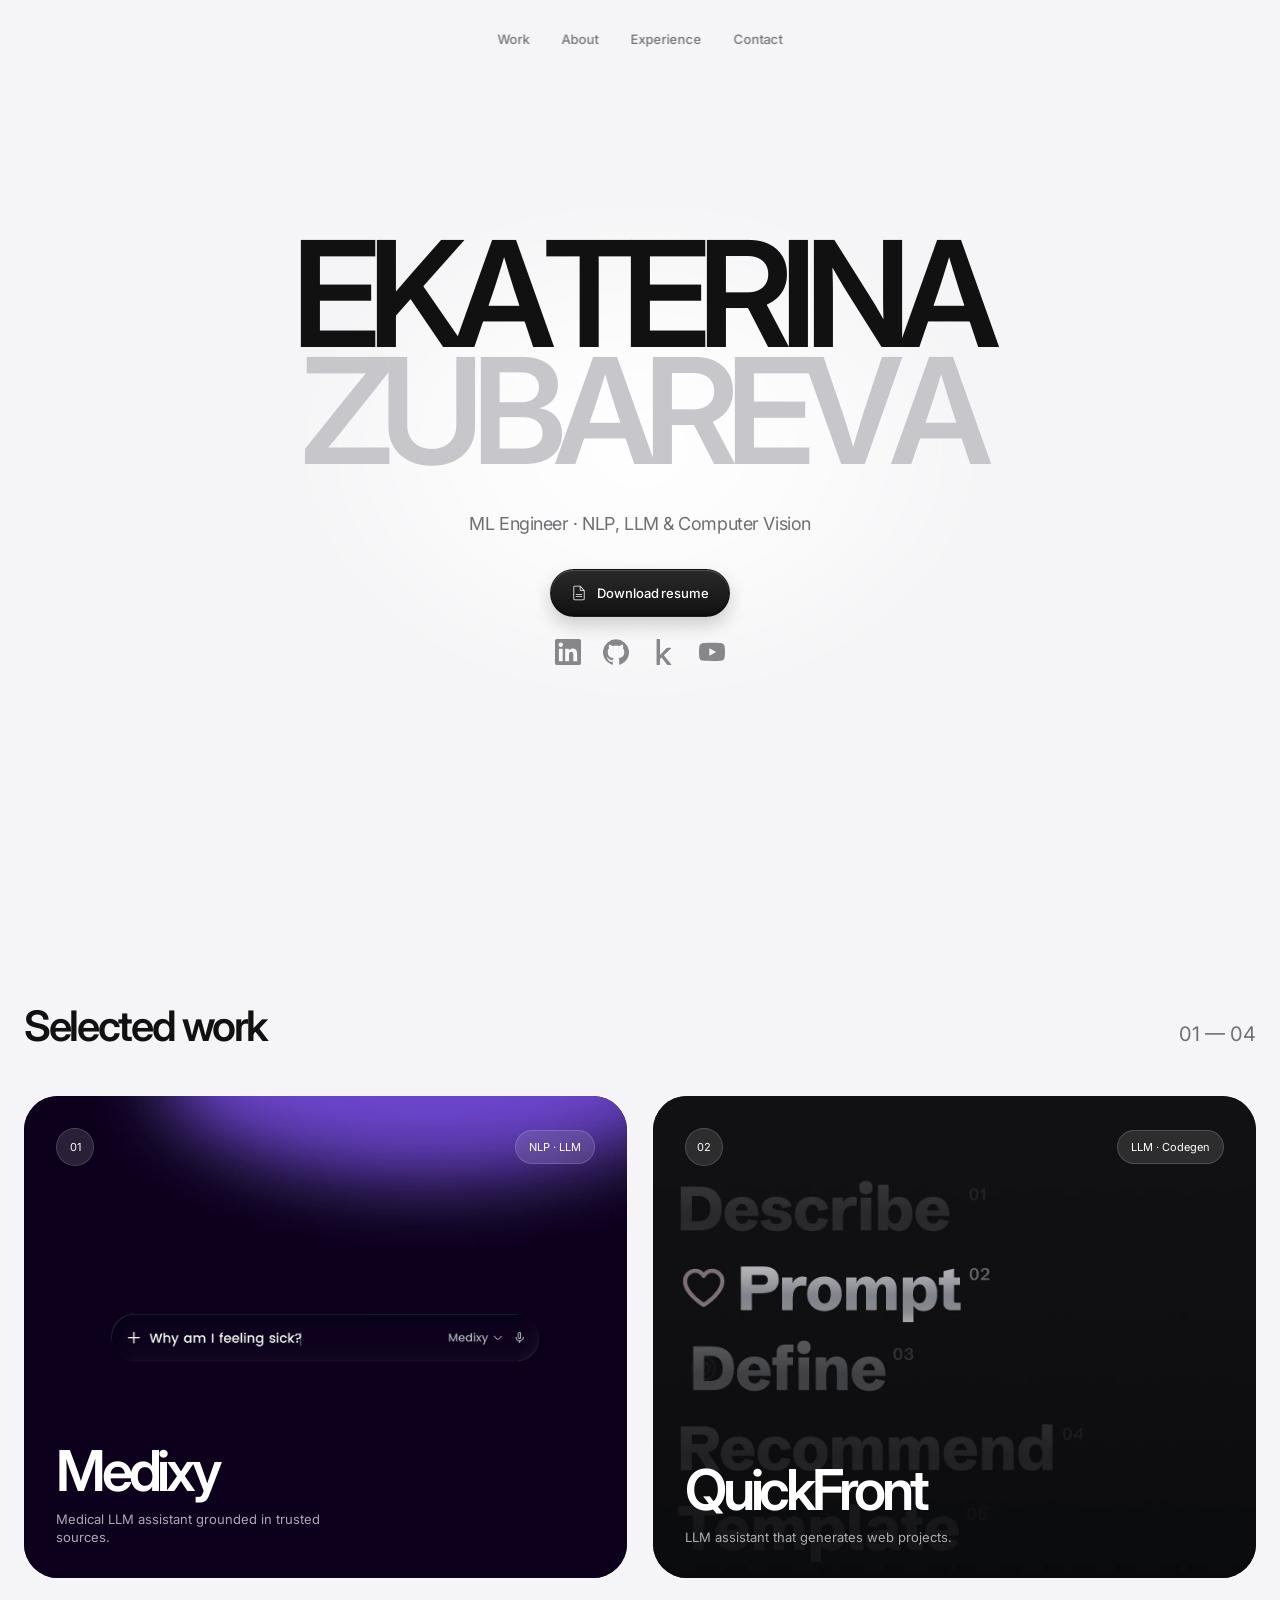
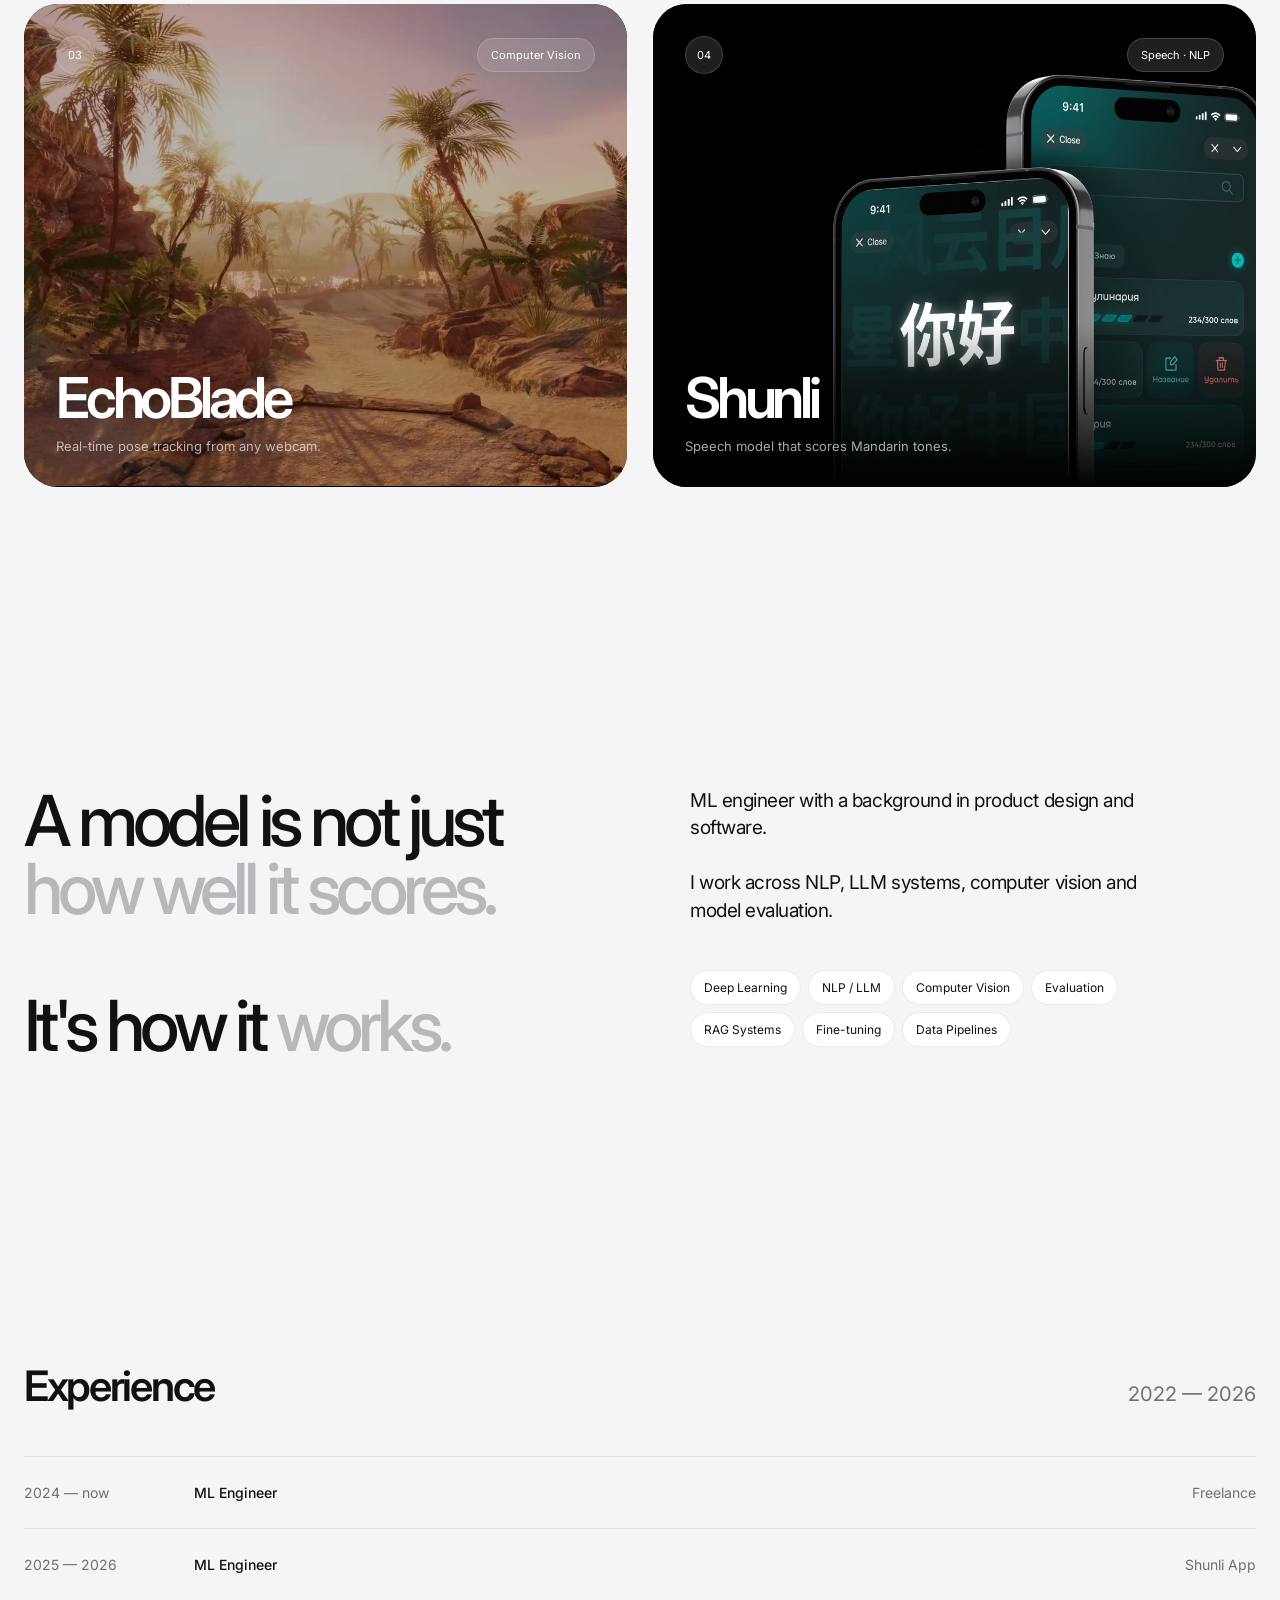
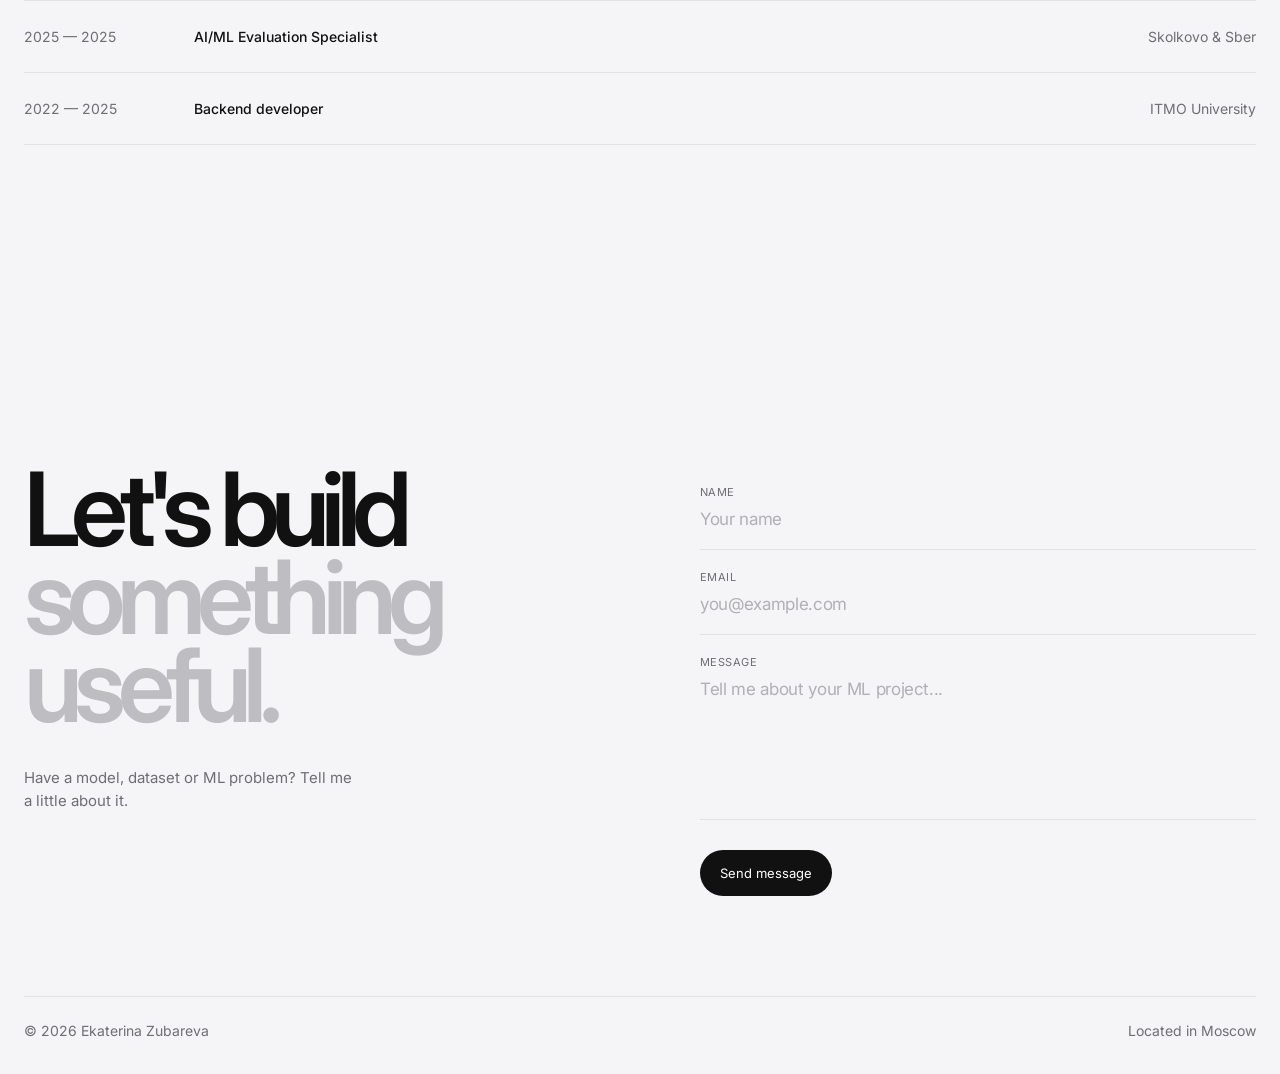
<file: index.html>
<!DOCTYPE html>
<html lang="ru">
<head>
  <meta charset="UTF-8">
  <meta name="viewport" content="width=device-width, initial-scale=1.0">

  <title>Ekaterina Zubareva — ML Engineer</title>


  <link rel="icon" type="image/png" href="assets/Home_favicon.png">

  <link rel="apple-touch-icon" href="assets/Home_favicon.png">

  <meta
    name="description"
    content="Ekaterina Zubareva — ML Engineer working across NLP, LLM systems and computer vision."
  >

  <link rel="preconnect" href="https://fonts.googleapis.com">
  <link rel="preconnect" href="https://fonts.gstatic.com" crossorigin>

  <link
    href="https://fonts.googleapis.com/css2?family=Inter:wght@400;500;600;700&display=swap"
    rel="stylesheet"
  >

  <script>
    document.documentElement.classList.add("js-intro");
  </script>

  <style>

    /* =========================================================
       RESET
    ========================================================= */

    *,
    *::before,
    *::after {
      margin: 0;
      padding: 0;
      box-sizing: border-box;
    }

    html {
      scroll-behavior: smooth;
    }

    body {
      background: #f5f5f7;
      color: #111;

      font-family:
        -apple-system,
        BlinkMacSystemFont,
        "Inter",
        "SF Pro Display",
        "Helvetica Neue",
        Arial,
        sans-serif;

      -webkit-font-smoothing: antialiased;
      overflow-x: hidden;
    }

    a {
      color: inherit;
      text-decoration: none;
    }

    button,
    input,
    textarea {
      font: inherit;
    }

    img {
      display: block;
      max-width: 100%;
    }

    section[id] {
      scroll-margin-top: 90px;
    }


    /* =========================================================
       VARIABLES
    ========================================================= */

    :root {
      --bg: #f5f5f7;
      --white: #fff;
      --black: #111;
      --gray: #6e6e73;
      --soft-gray: #a1a1a6;
      --line: rgba(0, 0, 0, .08);

      --radius: 34px;
      --max: 1380px;
    }


    /* =========================================================
       GLOBAL
    ========================================================= */

    .container {
      width: min(
        var(--max),
        calc(100% - 48px)
      );

      margin: 0 auto;
    }

    .section {
      padding: 150px 0;
    }

    .eyebrow {
      font-size: 12px;
      color: var(--gray);
      letter-spacing: .01em;
    }


    /* =========================================================
       NAVIGATION
       
       В начале:
       только текст.

       После scroll:
       glass-плашка появляется плавно.
    ========================================================= */

    .nav {
      position: fixed;
      z-index: 100;

      top: 20px;
      left: 50%;

      transform:
        translateX(-50%)
        translateY(-6px);

      display: flex;
      align-items: center;
      justify-content: center;

      width: max-content;
      height: 50px;

      padding: 4px;

      border-radius: 999px;

      /*
        Начальное состояние:
        полностью прозрачное.
      */
      background: transparent;
      border: 1px solid transparent;
      box-shadow: none;

      /*
        Важно:
        backdrop-filter тоже скрыт в начале.
      */
      backdrop-filter: blur(0);
      -webkit-backdrop-filter: blur(0);

      opacity: .92;

      transition:
        background .5s cubic-bezier(.22, 1, .36, 1),
        border-color .5s cubic-bezier(.22, 1, .36, 1),
        box-shadow .5s cubic-bezier(.22, 1, .36, 1),
        backdrop-filter .5s cubic-bezier(.22, 1, .36, 1),
        -webkit-backdrop-filter .5s cubic-bezier(.22, 1, .36, 1),
        transform .5s cubic-bezier(.22, 1, .36, 1),
        opacity .5s ease;
    }


    /*
      Состояние после начала прокрутки.
    */

    .nav.scrolled {
      transform:
        translateX(-50%)
        translateY(0);

      background:
        linear-gradient(
          180deg,
          rgba(255, 255, 255, .86),
          rgba(255, 255, 255, .68)
        );

      backdrop-filter:
        blur(24px)
        saturate(180%);

      -webkit-backdrop-filter:
        blur(24px)
        saturate(180%);

      border-color:
        rgba(255, 255, 255, .82);

      box-shadow:
        0 12px 35px rgba(0, 0, 0, .07),
        inset 0 1px 0 rgba(255, 255, 255, .95),
        inset 0 -1px 0 rgba(0, 0, 0, .035);

      opacity: 1;
    }


    /*
      Блик стеклянной плашки.
      В начале его нет.
    */

    .nav::before {
      content: "";

      position: absolute;
      inset: 1px;

      border-radius: inherit;

      pointer-events: none;

      background:
        linear-gradient(
          120deg,
          rgba(255, 255, 255, .72),
          transparent 42%
        );

      opacity: 0;

      transition:
        opacity .5s ease;
    }

    .nav.scrolled::before {
      opacity: .55;
    }


    .nav-links {
      position: relative;

      display: flex;
      align-items: center;

      gap: 2px;
      height: 100%;
    }


    /* =========================================================
       ACTIVE CAPSULE
    ========================================================= */

    .nav-active {
      position: absolute;

      z-index: 0;

      top: 3px;
      left: 0;

      height: calc(100% - 6px);

      border-radius: 999px;

      background: #111;

      box-shadow:
        0 3px 10px rgba(0, 0, 0, .13),
        inset 0 1px 0 rgba(255, 255, 255, .08);

      opacity: 0;

      pointer-events: none;

      transform: translateX(0);

      transition:
        transform .42s cubic-bezier(.22, 1, .36, 1),
        width .35s cubic-bezier(.22, 1, .36, 1),
        opacity .18s ease;
    }


    /* =========================================================
       NAV LINKS
    ========================================================= */

    .nav-links a {
      position: relative;
      z-index: 2;

      display: flex;
      align-items: center;
      justify-content: center;

      height: 42px;

      padding: 0 15px;

      border-radius: 999px;

      color: #68686d;

      font-size: 13px;
      font-weight: 500;
      line-height: 1;

      white-space: nowrap;

      transition:
        color .25s ease,
        transform .2s ease;
    }

    .nav-links a:hover {
      color: #111;
    }

    .nav-links a.active {
      color: #fff;
    }

    .nav-links a:active {
      transform: scale(.96);
    }


    /* =========================================================
       HERO
    ========================================================= */

    .hero {
      position: relative;

      width: 100%;
      height: 100svh;

      min-height: 620px;

      display: grid;
      place-items: center;

      padding: 0;

      overflow: hidden;
    }

    .hero::before {
      content: "";

      position: absolute;

      width: 700px;
      height: 500px;

      left: 50%;
      top: 50%;

      transform:
        translate(-50%, -50%);

      background:
        radial-gradient(
          ellipse,
          rgba(255, 255, 255, .95) 0%,
          rgba(255, 255, 255, .6) 38%,
          rgba(255, 255, 255, 0) 72%
        );

      filter: blur(35px);

      pointer-events: none;
    }

    .hero-inner {
      position: relative;

      width: 100%;

      display: flex;
      align-items: center;
      justify-content: center;

      text-align: center;
    }

    .hero-content {
      width: 100%;

      display: flex;
      flex-direction: column;

      align-items: center;
      justify-content: center;
    }


    /* =========================================================
       HERO TITLE
    ========================================================= */

    .hero-title {
      display: flex;
      flex-direction: column;
      align-items: center;

      font-size:
        clamp(62px, 11.5vw, 168px);

      line-height: .80;

      letter-spacing: -.085em;

      font-weight: 600;

      text-transform: uppercase;

      white-space: nowrap;
    }

    .hero-title > span {
      display: block;
    }

    .hero-title > span:last-child {
      color: #c6c6cb;
    }


    /* =========================================================
       HERO INTRO

       Two layers, like the reference video:
       1. letters sweep in left to right, fast and faint;
       2. the whole line then slowly darkens and sharpens.
       The name lines and the note are split into letters by
       the HERO INTRO script; .js-intro (set in <head>) hides
       them until they are split, so there is no flash.
    ========================================================= */

    .js-intro .hero-title > span:not(.is-split),
    .js-intro .hero-note:not(.is-split),
    .js-intro .resume-button,
    .js-intro .hero-social {
      opacity: 0;
    }

    .intro-line.is-split {
      animation:
        heroLineSettle 2.1s cubic-bezier(.33, 0, .2, 1) both;

      animation-delay:
        calc(var(--line-delay, 0s) + .12s);
    }

    .intro-line .char {
      display: inline-block;

      animation:
        heroCharSweep .5s ease-out both;

      animation-delay:
        calc(var(--line-delay, 0s) + var(--i) / var(--n) * .32s);
    }

    /* Line order: first name, last name, note. */

    .hero-title > span:nth-child(2) {
      --line-delay: .2s;
    }

    .hero-note {
      --line-delay: .4s;
    }

    @keyframes heroCharSweep {
      from {
        opacity: 0;
        filter: blur(.08em);
      }

      to {
        opacity: 1;
        filter: blur(0);
      }
    }

    @keyframes heroLineSettle {
      from {
        opacity: .26;
        filter: blur(.045em);
      }

      to {
        opacity: 1;
        filter: blur(0);
      }
    }

    .js-intro .resume-button {
      animation:
        heroFadeIn 1.2s cubic-bezier(.33, 0, .2, 1) .9s forwards;
    }

    .js-intro .hero-social {
      animation:
        heroFadeIn 1.2s cubic-bezier(.33, 0, .2, 1) 1.05s forwards;
    }

    @keyframes heroFadeIn {
      from {
        opacity: 0;
        filter: blur(6px);
      }

      to {
        opacity: 1;
        filter: blur(0);
      }
    }

    @media (prefers-reduced-motion: reduce) {

      .js-intro .intro-line,
      .js-intro .hero-note,
      .js-intro .resume-button,
      .js-intro .hero-social,
      .intro-line .char {
        opacity: 1;
        filter: none;
        animation: none;
      }
    }


    /* =========================================================
       RESUME BUTTON
    ========================================================= */

    .resume-button {
      margin-top: 34px;

      display: inline-flex;
      align-items: center;
      justify-content: center;

      gap: 10px;

      min-width: 150px;
      height: 48px;

      padding: 0 20px;

      border-radius: 999px;

      background:
        linear-gradient(
          180deg,
          #2a2a2c 0%,
          #111 100%
        );

      color: #fff;

      font-size: 13px;
      font-weight: 500;

      letter-spacing: -.01em;

      box-shadow:
        0 8px 18px rgba(0,0,0,.18),
        inset 0 1px 0 rgba(255,255,255,.18),
        inset 0 -2px 0 rgba(0,0,0,.28);

      border: 1px solid rgba(0,0,0,.18);

      transition:
        transform .22s cubic-bezier(.2,.8,.2,1),
        box-shadow .22s ease,
        background .22s ease;
    }

    .resume-button span {
      font-size: 16px;
      line-height: 1;

      transition:
        transform .22s ease;
    }

    .resume-button:hover {
      transform: translateY(-3px);

      background:
        linear-gradient(
          180deg,
          #333 0%,
          #151515 100%
        );

      box-shadow:
        0 14px 28px rgba(0,0,0,.20),
        inset 0 1px 0 rgba(255,255,255,.2),
        inset 0 -2px 0 rgba(0,0,0,.28);
    }

    .resume-button:hover span {
      transform: translateY(2px);
    }

    .resume-button:active {
      transform:
        translateY(1px)
        scale(.97);

      box-shadow:
        0 4px 9px rgba(0,0,0,.16),
        inset 0 2px 3px rgba(0,0,0,.24);
    }


    /* =========================================================
       SOCIAL LINKS — under the resume button
    ========================================================= */

    .hero-social {
      margin-top: 22px;

      display: flex;
      align-items: center;
      justify-content: center;

      gap: 22px;
    }

    .social-link {
      display: flex;

      color: #86868b;

      transition:
        color .25s ease,
        transform .25s cubic-bezier(.2, .8, .2, 1);
    }

    .social-link svg {
      width: 26px;
      height: 26px;

      fill: currentColor;
    }

    .social-link:hover {
      color: #1d1d1f;

      transform: translateY(-2px);
    }

    .social-link:active {
      transform: scale(.94);
    }

    .social-link:focus-visible {
      outline: 2px solid #0071e3;
      outline-offset: 4px;

      border-radius: 6px;
    }


    /* =========================================================
       HERO NOTE
    ========================================================= */

    .hero-note {
      margin-top: 42px;

      color: var(--gray);

      font-size:
        clamp(15px, 1.4vw, 18px);

      line-height: 1.3;

      letter-spacing: -.025em;
    }


    /* =========================================================
       HERO BOTTOM LINK
    ========================================================= */

    .hero-next {
      position: absolute;

      left: 50%;
      bottom: 28px;

      transform:
        translateX(-50%);

      display: flex;
      align-items: center;

      gap: 9px;

      color: var(--gray);

      font-size: 11px;
      font-weight: 500;

      transition:
        color .25s ease,
        transform .25s ease;
    }

    .hero-next span {
      font-size: 15px;
      line-height: 1;

      transition:
        transform .25s ease;
    }

    .hero-next:hover {
      color: #111;
    }

    .hero-next:hover span {
      transform: translateY(3px);
    }


    /* =========================================================
       WORK
    ========================================================= */

    .projects {
      padding-top: 100px;
    }

    .section-header {
      display: flex;
      justify-content: space-between;
      align-items: baseline;

      margin-bottom: 45px;
    }

    .section-title {
      font-size: 42px;
      font-weight: 600;
      letter-spacing: -.055em;
    }

    .section-number {
      color: var(--gray);
      font-size: 20px;
    }


    /* =========================================================
       PROJECTS — cards, two in a row

       Photo / video fills the card; number and category on
       top, project name and description at the bottom.
    ========================================================= */

    .projects-grid {
      display: grid;

      grid-template-columns: 1fr 1fr;

      gap: 26px;
    }

    .project-card {
      position: relative;

      aspect-ratio: 5 / 4;

      overflow: hidden;

      border-radius: var(--radius);

      background: var(--card-bg, #fff);
      color: var(--card-fg, #111);

      transform-style: preserve-3d;

      transition:
        transform .6s cubic-bezier(.2, .8, .2, 1),
        box-shadow .6s ease;
    }

    .project-card:hover {
      box-shadow:
        0 30px 80px rgba(0, 0, 0, .09);
    }


    /* MEDIA */

    .project-media {
      position: absolute;

      inset: 0;

      width: 100%;
      height: 100%;

      object-fit: cover;

      transition:
        transform 1s cubic-bezier(.2, .8, .2, 1);
    }

    .project-card:hover .project-media {
      transform: scale(1.04);
    }

    .project-medixy {
      --card-bg: #0c0514;
      --card-fg: #fff;
    }

    .project-quickfront {
      --card-bg: #0d0e10;
      --card-fg: #fff;
    }

    .project-sword {
      --card-bg: #000;
      --card-fg: #fff;
    }

    /* EchoBlade: gameplay video, darkened a little so the
       white title stays readable on bright desert scenes. */

    .project-sword .project-media {
      filter: brightness(.72);
    }

    .project-shunli {
      --card-bg: #000;
      --card-fg: #fff;
    }

    /* Shift the phones right so the title sits on black. */

    .project-shunli .project-media {
      object-position: 12% 50%;
    }


    /* CONTENT */

    .project-content {
      position: absolute;

      inset: 0;

      padding: 32px;

      display: flex;
      flex-direction: column;
      justify-content: space-between;

      pointer-events: none;
    }

    .project-top {
      display: flex;

      justify-content: space-between;
      align-items: center;
    }

    .project-index,
    .project-type {
      background: rgba(255, 255, 255, .55);

      backdrop-filter: blur(18px);
      -webkit-backdrop-filter: blur(18px);

      border: 1px solid rgba(0, 0, 0, .06);

      font-size: 11px;
    }

    .project-index {
      width: 38px;
      height: 38px;

      display: flex;
      align-items: center;
      justify-content: center;

      border-radius: 50%;
    }

    .project-type {
      padding: 9px 13px;

      border-radius: 999px;
    }

    .project-name {
      font-size:
        clamp(40px, 4.4vw, 64px);

      line-height: .88;

      letter-spacing: -.075em;

      font-weight: 600;
    }

    .project-description {
      margin-top: 14px;

      max-width: 310px;

      color: #555;

      font-size: 13px;
      line-height: 1.4;
    }

    /* Light text on dark cards. */

    .project-medixy .project-description,
    .project-quickfront .project-description,
    .project-sword .project-description,
    .project-shunli .project-description {
      color: rgba(255, 255, 255, .66);
    }

    .project-medixy .project-index,
    .project-medixy .project-type,
    .project-quickfront .project-index,
    .project-quickfront .project-type,
    .project-sword .project-index,
    .project-sword .project-type,
    .project-shunli .project-index,
    .project-shunli .project-type {
      background: rgba(255, 255, 255, .12);

      border-color: rgba(255, 255, 255, .16);

      color: #fff;
    }


    /* =========================================================
       ABOUT
    ========================================================= */

    .about {
      display: grid;

      grid-template-columns:
        1fr
        1fr;

      gap: 100px;
    }

    .about-large {
      font-size:
        clamp(42px, 5.5vw, 72px);

      line-height: .97;

      letter-spacing: -.07em;

      font-weight: 500;
    }

    .about-large span {
      color: #b7b7bc;
    }

    .about-right {
      max-width: 450px;
    }

    .about-text {
      font-size: 19px;

      line-height: 1.45;

      letter-spacing: -.025em;

      margin-bottom: 45px;
    }

    .skills {
      display: flex;
      flex-wrap: wrap;

      gap: 7px;
    }

    .skill {
      padding: 9px 13px;

      background: #fff;

      border:
        1px solid var(--line);

      border-radius: 999px;

      font-size: 12px;
    }


    /* =========================================================
       EXPERIENCE
    ========================================================= */

    .experience-list {
      border-top:
        1px solid var(--line);
    }

    .experience-row {
      display: grid;

      grid-template-columns:
        130px
        1fr
        180px;

      gap: 40px;

      padding: 27px 0;

      border-bottom:
        1px solid var(--line);

      font-size: 14px;
    }

    .experience-date {
      color: var(--gray);
    }

    .experience-role {
      font-weight: 500;
    }

    .experience-company {
      text-align: right;
      color: var(--gray);
    }


    /* =========================================================
       CONTACT
    ========================================================= */

    .contact {
      padding:
        170px 0
        100px;
    }

    .contact-layout {
      display: grid;
      grid-template-columns: 1fr 1fr;
      gap: 120px;
      align-items: start;
    }

    .contact-left {
      padding-top: 0;
    }

    .contact-title {
      margin-top: 0;
      max-width: 700px;
      font-size:
        clamp(64px, 8vw, 120px);
      line-height: .86;
      letter-spacing: -.085em;
      font-weight: 600;
    }

    .contact-title span {
      color: #bdbdc2;
    }

    .contact-note {
      max-width: 330px;

      margin-top: 38px;

      color: var(--gray);

      font-size: 15px;

      line-height: 1.5;
    }


    /* =========================================================
       CONTACT FORM
    ========================================================= */

    .contact-form {
      display: flex;
      flex-direction: column;
      gap: 0;
    }

    .form-field {
      display: flex;
      flex-direction: column;

      gap: 10px;

      padding: 20px 0;

      border-bottom:
        1px solid var(--line);
    }

    .form-field span {
      color: var(--gray);

      font-size: 11px;

      text-transform: uppercase;

      letter-spacing: .04em;
    }

    .form-field input,
    .form-field textarea {
      width: 100%;

      border: 0;
      outline: 0;

      resize: none;

      background: transparent;

      color: #111;

      font-family: inherit;

      font-size: 17px;

      letter-spacing: -.02em;
    }

    .form-field input::placeholder,
    .form-field textarea::placeholder {
      color: #b0b0b5;
    }

    .form-field textarea {
      min-height: 120px;
    }

    .form-field:focus-within {
      border-color: #111;
    }

    .contact-submit {
      align-self: flex-start;

      display: flex;
      align-items: center;

      gap: 28px;

      margin-top: 30px;

      padding: 15px 20px;

      border: 0;

      border-radius: 999px;

      background: #111;

      color: #fff;

      font-family: inherit;

      font-size: 13px;

      cursor: pointer;

      transition:
        transform .25s ease,
        background .25s ease;
    }

    .contact-submit span {
      font-size: 17px;

      transition:
        transform .25s ease;
    }

    .contact-submit:hover {
      transform: translateY(-3px);
      background: #292929;
    }

    .contact-submit:hover span {
      transform:
        translate(3px, -3px);
    }


    /* =========================================================
       FOOTER
    ========================================================= */

    .footer {
      padding:
        25px 0
        35px;

      border-top:
        1px solid var(--line);

      display: flex;

      justify-content: space-between;

      color: var(--gray);

      font-size: 14px;
    }


    /* =========================================================
       REVEAL
    ========================================================= */

    .reveal {
      opacity: 0;

      transform:
        translateY(28px);

      transition:
        opacity .8s ease,
        transform .8s cubic-bezier(.2, .8, .2, 1);
    }

    .reveal.visible {
      opacity: 1;

      transform:
        translateY(0);
    }


    /* =========================================================
       RESPONSIVE
    ========================================================= */

    @media (max-width: 800px) {

      .container {
        width:
          calc(100% - 28px);
      }


      /* NAV */

      .nav {
        top: 14px;

        height: 48px;

        max-width:
          calc(100% - 28px);
      }

      .nav-links {
        gap: 1px;
      }

      .nav-links a {
        height: 40px;

        padding: 0 11px;

        font-size: 12px;
      }

      .nav-active {
        top: 3px;

        height:
          calc(100% - 6px);
      }


      /* HERO */

      .hero {
        height: 100svh;

        min-height: 560px;

        padding: 0;
      }

      .hero-title {
        font-size:
          clamp(49px, 16.5vw, 105px);

        line-height: .82;
      }

      .hero-kicker {
        margin-bottom: 27px;
        font-size: 10px;
      }

      .hero-note {
        margin-top: 32px;
        font-size: 15px;
      }

      .hero-next {
        bottom: 22px;
      }


      /* SECTIONS */

      .section {
        padding: 90px 0;
      }

      .section-title {
        font-size: 34px;
      }


      /* PROJECTS */

      .projects-grid {
        grid-template-columns: 1fr;

        gap: 18px;
      }

      .project-card {
        border-radius: 25px;
      }

      .project-content {
        padding: 22px;
      }

      .project-name {
        font-size: 40px;
      }

      .project-description {
        margin-top: 10px;
        max-width: 250px;
      }


      /* ABOUT */

      .about {
        grid-template-columns: 1fr;

        gap: 50px;
      }

      .about-large {
        font-size: 46px;
      }


      /* EXPERIENCE */

      .experience-row {
        grid-template-columns:
          80px
          1fr;

        gap: 15px;
      }

      .experience-company {
        grid-column: 2;

        text-align: left;
      }


      /* CONTACT */

      .contact {
        padding:
          110px 0
          80px;
      }

      .contact-layout {
        grid-template-columns: 1fr;

        gap: 70px;
      }

      .contact-title {
        font-size:
          clamp(58px, 16vw, 90px);
      }

      .contact-note {
        margin-top: 28px;
      }


      /* FOOTER */

      .footer {
        flex-direction: column;
        gap: 9px;
      }
    }


    /* =========================================================
       SMALL MOBILE
    ========================================================= */

    @media (max-width: 480px) {

      .nav {
        width: max-content;

        max-width:
          calc(100% - 24px);
      }

      .nav-links {
        justify-content: center;
      }

      .nav-links a {
        padding: 0 9px;

        font-size: 11px;
      }

      .hero-title {
        font-size:
          15.7vw;
      }

      .hero-kicker {
        font-size: 9px;
        gap: 7px;
      }

      .hero-note {
        font-size: 14px;
      }

      .hero-next {
        font-size: 10px;
      }
    }


    /* =========================================================
       REDUCED MOTION
    ========================================================= */

    @media (prefers-reduced-motion: reduce) {

      html {
        scroll-behavior: auto;
      }

      *,
      *::before,
      *::after {
        animation-duration: .01ms !important;
        animation-iteration-count: 1 !important;
        transition-duration: .01ms !important;
      }
    }

  </style>
</head>


<body>


  <!-- ======================================================
       NAVIGATION
  ====================================================== -->

  <nav
    class="nav"
    aria-label="Main navigation"
  >

    <div class="nav-links">

      <span
        class="nav-active"
        aria-hidden="true"
      ></span>

      <a
        href="#work"
        data-section="work"
      >
        Work
      </a>

      <a
        href="#about"
        data-section="about"
      >
        About
      </a>

      <a
        href="#experience"
        data-section="experience"
      >
        Experience
      </a>

      <a
        href="#contact"
        data-section="contact"
      >
        Contact
      </a>

    </div>

  </nav>


  <main>


    <!-- ======================================================
         HERO
    ====================================================== -->

    <section
      class="hero"
      id="hero"
    >

      <div class="container hero-inner">

        <div class="hero-content">

          <h1 class="hero-title">

            <span>
              EKATERINA
            </span>

            <span>
              ZUBAREVA
            </span>

          </h1>


          <p class="hero-note">
            ML Engineer · NLP, LLM & Computer Vision
          </p>


          <a
            class="resume-button"
            href="assets/Resume.pdf"
            download="Ekaterina-Zubareva-Resume.pdf"
          >

            <img
              decoding="async"
              loading="lazy"
              src="assets/Resume_icon.svg"
              alt=""
              width="16"
              height="16"
            >

            Download resume

          </a>


          <!-- Social links (TODO: replace the LinkedIn placeholder) -->

          <nav class="hero-social" aria-label="Social links">

            <a
              class="social-link"
              href="https://www.linkedin.com/"
              target="_blank"
              rel="noopener"
              aria-label="LinkedIn"
            >
              <svg viewBox="0 0 24 24" aria-hidden="true"><path d="M20.45 20.45h-3.55v-5.57c0-1.33-.03-3.04-1.85-3.04-1.86 0-2.14 1.45-2.14 2.94v5.67H9.35V9h3.41v1.56h.05c.48-.9 1.64-1.85 3.37-1.85 3.6 0 4.27 2.37 4.27 5.46v6.28zM5.34 7.43a2.06 2.06 0 1 1 0-4.13 2.06 2.06 0 0 1 0 4.13zM7.12 20.45H3.56V9h3.56v11.45zM22.23 0H1.77C.79 0 0 .77 0 1.73v20.54C0 23.23.79 24 1.77 24h20.45c.98 0 1.78-.77 1.78-1.73V1.73C24 .77 23.2 0 22.22 0z"/></svg>
            </a>

            <a
              class="social-link"
              href="https://github.com/KatyaZubareva"
              target="_blank"
              rel="noopener"
              aria-label="GitHub"
            >
              <svg viewBox="0 0 24 24" aria-hidden="true"><path d="M12 .3a12 12 0 0 0-3.8 23.38c.6.11.82-.26.82-.58v-2.03c-3.34.73-4.04-1.61-4.04-1.61-.55-1.39-1.33-1.76-1.33-1.76-1.09-.74.08-.73.08-.73 1.2.09 1.84 1.24 1.84 1.24 1.07 1.83 2.81 1.3 3.5 1 .1-.78.42-1.31.76-1.61-2.67-.3-5.47-1.33-5.47-5.93 0-1.31.47-2.38 1.24-3.22-.14-.3-.54-1.52.1-3.18 0 0 1-.32 3.3 1.23a11.5 11.5 0 0 1 6 0c2.28-1.55 3.29-1.23 3.29-1.23.64 1.66.24 2.88.12 3.18a4.65 4.65 0 0 1 1.23 3.22c0 4.61-2.8 5.63-5.48 5.92.42.36.81 1.1.81 2.22v3.29c0 .32.22.7.83.58A12 12 0 0 0 12 .3"/></svg>
            </a>

            <a
              class="social-link"
              href="https://www.kaggle.com/katyazubareva"
              target="_blank"
              rel="noopener"
              aria-label="Kaggle"
            >
              <svg viewBox="0 0 24 24" aria-hidden="true"><path d="M18.83 23.86c-.03.09-.12.14-.29.14h-3.13c-.19 0-.35-.08-.5-.25l-5.17-6.59-1.45 1.37v5.12c0 .23-.12.35-.35.35H5.5c-.23 0-.35-.12-.35-.35V.35C5.15.12 5.27 0 5.5 0h2.44c.23 0 .35.12.35.35v14.35l6.2-6.28c.17-.16.33-.24.5-.24h3.24c.14 0 .23.06.28.18.05.15.04.25-.04.31l-6.55 6.35 6.84 8.5c.09.11.11.21.07.36"/></svg>
            </a>

            <a
              class="social-link"
              href="https://www.youtube.com/@code_theory"
              target="_blank"
              rel="noopener"
              aria-label="YouTube"
            >
              <svg viewBox="0 0 24 24" aria-hidden="true"><path d="M23.5 6.19a3.02 3.02 0 0 0-2.12-2.14C19.5 3.55 12 3.55 12 3.55s-7.5 0-9.38.5A3.02 3.02 0 0 0 .5 6.19C0 8.07 0 12 0 12s0 3.93.5 5.81a3.02 3.02 0 0 0 2.12 2.14c1.88.5 9.38.5 9.38.5s7.5 0 9.38-.5a3.02 3.02 0 0 0 2.12-2.14C24 15.93 24 12 24 12s0-3.93-.5-5.81zM9.55 15.57V8.43L15.82 12l-6.27 3.57z"/></svg>
            </a>

          </nav>

        </div>

      </div>

    </section>



    <!-- ======================================================
         WORK
    ====================================================== -->

    <section
      class="section projects"
      id="work"
    >

      <div class="container">


        <div class="section-header">

          <h2 class="section-title">
            Selected work
          </h2>

          <span class="section-number">
            01 — 04
          </span>

        </div>


        <div class="projects-grid">


        <!-- MEDIXY -->

        <article class="project reveal">

          <a href="pages/medixy.html">

            <div class="project-card project-medixy">

              <video
                class="project-media"
                data-src="assets/medixy.mp4"
                poster="assets/posters/medixy.jpg"
                autoplay
                muted
                loop
                playsinline
                preload="none"
                aria-hidden="true"
              ></video>

              <div class="project-content">

                <div class="project-top">

                  <div class="project-index">
                    01
                  </div>

                  <div class="project-type">
                    NLP · LLM
                  </div>

                </div>


                <div class="project-bottom">

                  <h3 class="project-name">
                    Medixy
                  </h3>

                  <p class="project-description">
                    Medical LLM assistant grounded in trusted sources.
                  </p>

                </div>

              </div>

            </div>

          </a>

        </article>


        <!-- QUICKFRONT -->

        <article class="project reveal">

          <a href="pages/quickfront.html">

            <div class="project-card project-quickfront">

              <video
                class="project-media"
                data-src="assets/quickfront.mp4?v=2"
                poster="assets/posters/quickfront.jpg"
                autoplay
                muted
                loop
                playsinline
                preload="none"
                aria-hidden="true"
              ></video>

              <div class="project-content">

                <div class="project-top">

                  <div class="project-index">
                    02
                  </div>

                  <div class="project-type">
                    LLM · Codegen
                  </div>

                </div>


                <div class="project-bottom">

                  <h3 class="project-name">
                    QuickFront
                  </h3>

                  <p class="project-description">
                    LLM assistant that generates web projects.
                  </p>

                </div>

              </div>

            </div>

          </a>

        </article>


        <!-- ECHOBLADE -->

        <article class="project reveal">

          <a href="pages/echo-blade.html">

            <div class="project-card project-sword">

              <video
                class="project-media"
                data-src="assets/motion_sword.mp4?v=2"
                poster="assets/posters/motion_sword.jpg"
                autoplay
                muted
                loop
                playsinline
                preload="none"
                aria-hidden="true"
              ></video>

              <div class="project-content">

                <div class="project-top">

                  <div class="project-index">
                    03
                  </div>

                  <div class="project-type">
                    Computer Vision
                  </div>

                </div>


                <div class="project-bottom">

                  <h3 class="project-name">
                    EchoBlade
                  </h3>

                  <p class="project-description">
                    Real-time pose tracking from any webcam.
                  </p>

                </div>

              </div>

            </div>

          </a>

        </article>


        <!-- SHUNLI -->

        <article class="project reveal">

          <a href="pages/shunli.html">

            <div class="project-card project-shunli">

              <img
              decoding="async"
                class="project-media"
                src="assets/shunli_cover.jpg"
                alt=""
                loading="lazy"
              >

              <div class="project-content">

                <div class="project-top">

                  <div class="project-index">
                    04
                  </div>

                  <div class="project-type">
                    Speech · NLP
                  </div>

                </div>


                <div class="project-bottom">

                  <h3 class="project-name">
                    Shunli
                  </h3>

                  <p class="project-description">
                    Speech model that scores Mandarin tones.
                  </p>

                </div>

              </div>

            </div>

          </a>

        </article>


        </div>

      </div>

    </section>



    <!-- ======================================================
         ABOUT
    ====================================================== -->

    <section
      class="section"
      id="about"
    >

      <div class="container about">


        <div class="about-large reveal">

          A model is not just

          <span>
            how well it scores.
          </span>

          <br>
          <br>

          It's how it

          <span>
            works.
          </span>

        </div>


        <div class="about-right reveal">

          <p class="about-text">

            ML engineer with a background
            in product design and software.

            <br>
            <br>

            I work across NLP, LLM systems,
            computer vision and model
            evaluation.

          </p>


          <div class="skills">

            <span class="skill">
              Deep Learning
            </span>

            <span class="skill">
              NLP / LLM
            </span>

            <span class="skill">
              Computer Vision
            </span>

            <span class="skill">
              Evaluation
            </span>

            <span class="skill">
              RAG Systems
            </span>

            <span class="skill">
              Fine-tuning
            </span>

            <span class="skill">
              Data Pipelines
            </span>

          </div>

        </div>

      </div>

    </section>



    <!-- ======================================================
         EXPERIENCE
    ====================================================== -->

    <section
      class="section"
      id="experience"
    >

      <div class="container">


        <div class="section-header">

          <h2 class="section-title">
            Experience
          </h2>

          <span class="section-number">
            2022 — 2026
          </span>

        </div>


        <div class="experience-list reveal">


          <div class="experience-row">

            <div class="experience-date">
              2024 — now
            </div>

            <div class="experience-role">
              ML Engineer
            </div>

            <div class="experience-company">
              Freelance
            </div>

          </div>


          <div class="experience-row">

            <div class="experience-date">
              2025 — 2026
            </div>

            <div class="experience-role">
              ML Engineer
            </div>

            <div class="experience-company">
              Shunli App
            </div>

          </div>


          <div class="experience-row">

            <div class="experience-date">
              2025 — 2025
            </div>

            <div class="experience-role">
              AI/ML Evaluation Specialist
            </div>

            <div class="experience-company">
              Skolkovo &amp; Sber
            </div>

          </div>


          <div class="experience-row">

            <div class="experience-date">
              2022 — 2025
            </div>

            <div class="experience-role">
              Backend developer
            </div>

            <div class="experience-company">
              ITMO University
            </div>

          </div>


        </div>

      </div>

    </section>



    <!-- ======================================================
         CONTACT
    ====================================================== -->

    <section
      class="contact"
      id="contact"
    >

      <div class="container">

        <div class="contact-layout">


          <div class="contact-left">

            <h2 class="contact-title reveal">

              Let's build
              <br>

              <span>
                something useful.
              </span>

            </h2>


            <p class="contact-note reveal">

              Have a model, dataset or
              ML problem? Tell me a little
              about it.

            </p>

          </div>


          <!-- FORM -->

          <form
            class="contact-form reveal"
            action="https://formspree.io/f/xppweako"
            method="POST"
          >


            <label class="form-field">

              <span>
                Name
              </span>

              <input
                type="text"
                name="name"
                placeholder="Your name"
                autocomplete="name"
                required
              >

            </label>


            <label class="form-field">

              <span>
                Email
              </span>

              <input
                type="email"
                name="email"
                placeholder="you@example.com"
                autocomplete="email"
                required
              >

            </label>


            <label class="form-field">

              <span>
                Message
              </span>

              <textarea
                name="message"
                placeholder="Tell me about your ML project..."
                rows="5"
                required
              ></textarea>

            </label>


            <button
              class="contact-submit"
              type="submit"
            >

              Send message

            </button>


          </form>

        </div>

      </div>

    </section>

  </main>



  <!-- ======================================================
       FOOTER
  ====================================================== -->

  <footer>

    <div class="container footer">

      <span>
        © 2026 Ekaterina Zubareva
      </span>

      <span>
        Located in Moscow
      </span>

    </div>

  </footer>



  <script>

    /* =========================================================
       HERO INTRO

       Splits each line of the hero title into letters
       for the blur-in animation.
    ========================================================= */

    const heroTitle =
      document.querySelector(".hero-title");

    const heroNote =
      document.querySelector(".hero-note");

    function splitIntoLetters(line) {

      const letters =
        [...line.textContent.trim().replace(/\s+/g, " ")];

      const count =
        letters.filter(letter => letter !== " ").length;

      let index = 0;

      line.textContent = "";
      line.style.setProperty("--n", count);

      letters.forEach(letter => {

        // Spaces stay plain text so words can wrap.
        if (letter === " ") {
          line.append(" ");
          return;
        }

        const char =
          document.createElement("span");

        char.className = "char";
        char.textContent = letter;
        char.style.setProperty("--i", index++);

        line.append(char);

      });

      line.classList.add("intro-line", "is-split");

    }

    if (heroTitle) {

      heroTitle.setAttribute(
        "aria-label",
        heroTitle.textContent.replace(/\s+/g, " ").trim()
      );

      heroTitle.querySelectorAll(":scope > span").forEach(line => {

        line.setAttribute("aria-hidden", "true");

        splitIntoLetters(line);

      });

    }

    if (heroNote) {

      heroNote.setAttribute(
        "aria-label",
        heroNote.textContent.replace(/\s+/g, " ").trim()
      );

      splitIntoLetters(heroNote);

    }


    /* =========================================================
       NAVIGATION
    ========================================================= */

    const nav = document.querySelector(".nav");
    const navLinks = document.querySelector(".nav-links");
    const navActive = document.querySelector(".nav-active");

    const navItems = [
      ...document.querySelectorAll(".nav-links a")
    ];


    /*
      Добавляем / убираем состояние scrolled.

      threshold = 20px

      То есть сразу после того,
      как пользователь немного прокрутил страницу,
      появляется стеклянная плашка.
    */

    function updateNavVisibility() {

      if (window.scrollY > 20) {
        nav.classList.add("scrolled");
      } else {
        nav.classList.remove("scrolled");
      }

    }


    function moveNavActive(link) {

      if (!link) {

        navActive.style.opacity = "0";

        navItems.forEach(item => {

          item.classList.remove("active");
          item.removeAttribute("aria-current");

        });

        return;
      }


      const linkRect =
        link.getBoundingClientRect();

      const parentRect =
        navLinks.getBoundingClientRect();


      const x =
        linkRect.left -
        parentRect.left;


      navActive.style.width =
        `${linkRect.width}px`;

      navActive.style.transform =
        `translateX(${x}px)`;

      navActive.style.opacity = "1";


      navItems.forEach(item => {

        const active =
          item === link;

        item.classList.toggle(
          "active",
          active
        );


        if (active) {

          item.setAttribute(
            "aria-current",
            "page"
          );

        } else {

          item.removeAttribute(
            "aria-current"
          );

        }

      });

    }


    /* =========================================================
       NAV CLICK
    ========================================================= */

    navItems.forEach(link => {

      link.addEventListener(
        "click",
        event => {

          event.preventDefault();


          const target =
            document.querySelector(
              link.getAttribute("href")
            );


          moveNavActive(link);


          /*
            Если пользователь нажал
            на пункт навигации ещё до скролла,
            стеклянная плашка появляется.
          */

          nav.classList.add("scrolled");


          if (target) {

            target.scrollIntoView({

              behavior: "smooth",

              block: "start"

            });

          }

        }
      );

    });


    /* =========================================================
       CURRENT SECTION
    ========================================================= */

    const sections = [

      document.querySelector("#work"),
      document.querySelector("#about"),
      document.querySelector("#experience"),
      document.querySelector("#contact")

    ].filter(Boolean);


    let scrollTicking = false;


    function updateCurrentSection() {

      const marker =
        window.scrollY +
        window.innerHeight * .45;


      let currentSection = null;


      sections.forEach(section => {

        const sectionTop =
          section.getBoundingClientRect().top +
          window.scrollY;


        if (sectionTop <= marker) {

          currentSection = section;

        }

      });


      /*
        На самом верху нет активного пункта.
      */

      if (!currentSection) {

        moveNavActive(null);

        return;

      }


      const currentLink =
        navItems.find(
          link =>
            link.dataset.section ===
            currentSection.id
        );


      if (currentLink) {

        moveNavActive(currentLink);

      }

    }


    /* =========================================================
       SCROLL
    ========================================================= */

    window.addEventListener(

      "scroll",

      () => {

        /*
          Отдельно контролируем
          появление стеклянной навигации.
        */

        updateNavVisibility();


        /*
          Обновляем активный пункт
          через requestAnimationFrame.
        */

        if (!scrollTicking) {

          window.requestAnimationFrame(() => {

            updateCurrentSection();

            scrollTicking = false;

          });

          scrollTicking = true;

        }

      },

      {
        passive: true
      }

    );


    /* =========================================================
       INITIAL NAV STATE
    ========================================================= */

    function updateInitialNav() {

      /*
        Проверяем начальное положение страницы.
      */

      updateNavVisibility();


      /*
        Если открыта страница
        с hash (#work, #about...)
      */

      if (window.location.hash) {

        const link =
          navItems.find(
            item =>
              item.getAttribute("href") ===
              window.location.hash
          );


        if (link) {

          moveNavActive(link);

          nav.classList.add("scrolled");

          return;

        }

      }


      /*
        На самом первом экране:
        навигация без активной капсулы.
      */

      moveNavActive(null);

    }


    window.addEventListener(
      "load",
      updateInitialNav
    );


    /* =========================================================
       RESIZE
    ========================================================= */

    window.addEventListener(
      "resize",
      () => {

        const activeLink =
          navItems.find(
            link =>
              link.classList.contains("active")
          );


        if (activeLink) {

          moveNavActive(activeLink);

        }

      }
    );


    /* =========================================================
       SCROLL REVEAL
    ========================================================= */

    const revealObserver =
      new IntersectionObserver(

        entries => {

          entries.forEach(entry => {

            if (entry.isIntersecting) {

              entry.target.classList.add(
                "visible"
              );

            }

          });

        },

        {
          threshold: .12
        }

      );


    document
      .querySelectorAll(".reveal")
      .forEach(el => {

        revealObserver.observe(el);

      });


    /* =========================================================
       PROJECT HOVER
    ========================================================= */

    const canHover =
      window.matchMedia(
        "(pointer: fine)"
      ).matches;


    if (canHover) {

      document
        .querySelectorAll(".project-card")
        .forEach(card => {


          card.addEventListener(
            "mousemove",
            event => {

              const rect =
                card.getBoundingClientRect();


              const x =
                (event.clientX - rect.left) /
                rect.width -
                .5;


              const y =
                (event.clientY - rect.top) /
                rect.height -
                .5;


              card.style.transform = `

                perspective(1200px)

                rotateX(${y * -1.2}deg)

                rotateY(${x * 1.2}deg)

                scale(.994)

              `;

            }
          );


          card.addEventListener(
            "mouseleave",
            () => {

              card.style.transform = "";

            }
          );

        });

    }


    /* =========================================================
       FORM SUBMIT STATE
    ========================================================= */

    const contactForm =
      document.querySelector(
        ".contact-form"
      );


    if (contactForm) {

      contactForm.addEventListener(

        "submit",

        async event => {

          event.preventDefault();


          const button =
            contactForm.querySelector(
              ".contact-submit"
            );


          const originalText =
            button.innerHTML;


          button.disabled = true;

          button.innerHTML =
            "Sending...";


          try {

            const response =
              await fetch(
                contactForm.action,
                {
                  method: "POST",

                  body:
                    new FormData(
                      contactForm
                    ),

                  headers: {
                    "Accept":
                      "application/json"
                  }
                }
              );


            if (response.ok) {

              contactForm.innerHTML = `

                <div style="
                  padding: 30px 0;
                  border-top: 1px solid var(--line);
                ">

                  <div style="
                    font-size: 24px;
                    letter-spacing: -.04em;
                    margin-bottom: 10px;
                  ">

                    Message sent

                  </div>

                  <div style="
                    color: var(--gray);
                    font-size: 14px;
                    line-height: 1.5;
                  ">

                    Thanks. I'll get back to you soon.

                  </div>

                </div>

              `;

            } else {

              throw new Error(
                "Form submission failed"
              );

            }

          } catch (error) {

            button.disabled = false;

            button.innerHTML =
              originalText;


            alert(
              "Something went wrong. Please try again."
            );

          }

        }

      );

    }

  </script>

  <script src="media.js?v=2" defer></script>

</body>
</html>
</file>
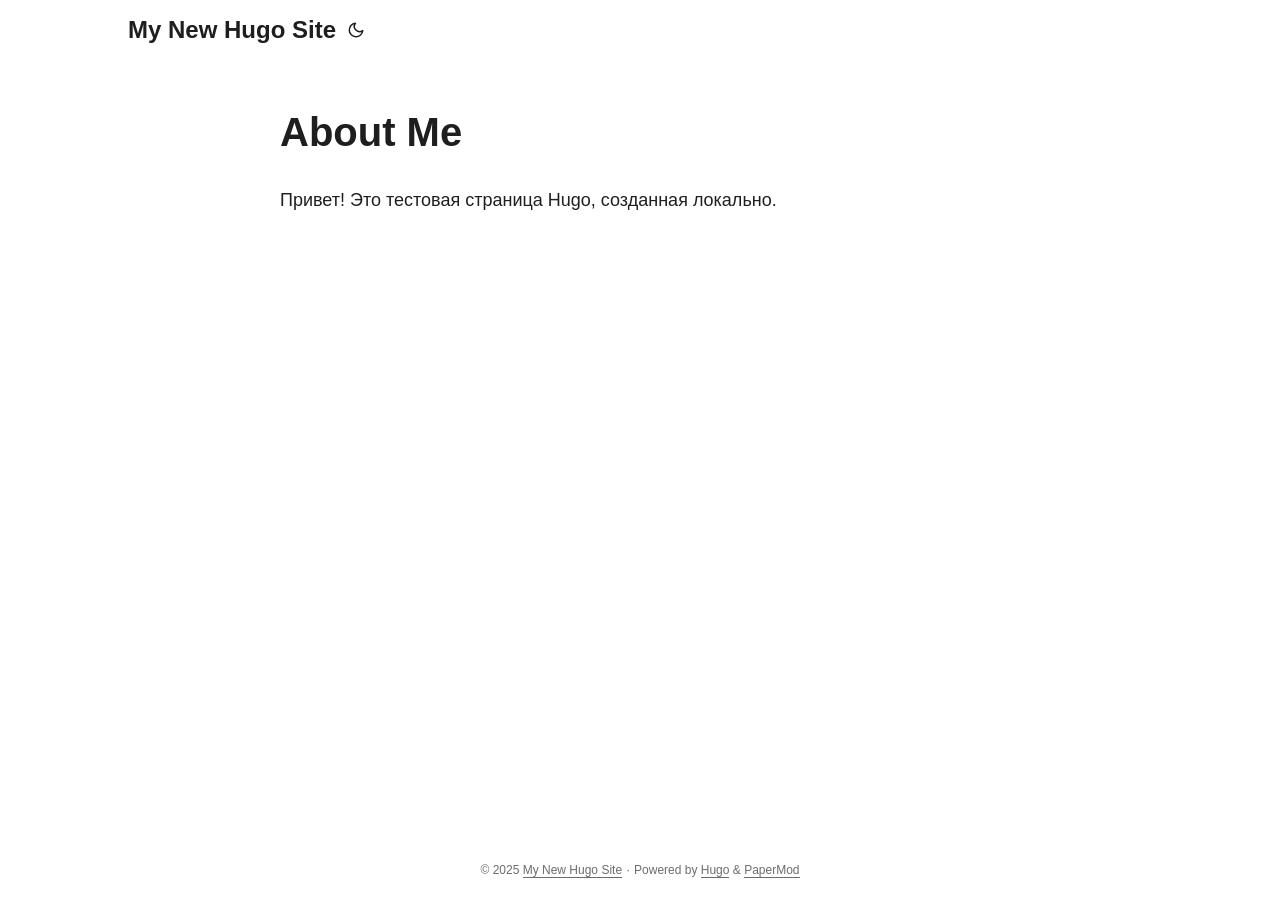
<file: about/index.html>
<!DOCTYPE html>
<html lang="en" dir="auto" data-theme="auto">

<head><meta charset="utf-8">
<meta http-equiv="X-UA-Compatible" content="IE=edge">
<meta name="viewport" content="width=device-width, initial-scale=1, shrink-to-fit=no">
<meta name="robots" content="index, follow">
<title>About Me | My New Hugo Site</title>
<meta name="keywords" content="">
<meta name="description" content="Привет! Это тестовая страница Hugo, созданная локально.">
<meta name="author" content="">
<link rel="canonical" href="https://example.org/about/">
<link crossorigin="anonymous" href="/assets/css/stylesheet.343cc480b9ffc8f04ccbe5e968ad674880cab773ec19905e93033065c1e7a804.css" integrity="sha256-NDzEgLn/yPBMy&#43;XpaK1nSIDKt3PsGZBekwMwZcHnqAQ=" rel="preload stylesheet" as="style">
<link rel="icon" href="https://example.org/favicon.ico">
<link rel="icon" type="image/png" sizes="16x16" href="https://example.org/favicon-16x16.png">
<link rel="icon" type="image/png" sizes="32x32" href="https://example.org/favicon-32x32.png">
<link rel="apple-touch-icon" href="https://example.org/apple-touch-icon.png">
<link rel="mask-icon" href="https://example.org/safari-pinned-tab.svg">
<meta name="theme-color" content="#2e2e33">
<meta name="msapplication-TileColor" content="#2e2e33">
<link rel="alternate" hreflang="en" href="https://example.org/about/">
<noscript>
    <style>
        #theme-toggle,
        .top-link {
            display: none;
        }

    </style>
    <style>
        @media (prefers-color-scheme: dark) {
            :root {
                --theme: rgb(29, 30, 32);
                --entry: rgb(46, 46, 51);
                --primary: rgb(218, 218, 219);
                --secondary: rgb(155, 156, 157);
                --tertiary: rgb(65, 66, 68);
                --content: rgb(196, 196, 197);
                --code-block-bg: rgb(46, 46, 51);
                --code-bg: rgb(55, 56, 62);
                --border: rgb(51, 51, 51);
                color-scheme: dark;
            }

            .list {
                background: var(--theme);
            }

            .toc {
                background: var(--entry);
            }
        }

        @media (prefers-color-scheme: light) {
            .list::-webkit-scrollbar-thumb {
                border-color: var(--code-bg);
            }
        }

    </style>
</noscript>
<script>
    if (localStorage.getItem("pref-theme") === "dark") {
        document.querySelector("html").dataset.theme = 'dark';
    } else if (localStorage.getItem("pref-theme") === "light") {
       document.querySelector("html").dataset.theme = 'light';
    } else if (window.matchMedia('(prefers-color-scheme: dark)').matches) {
        document.querySelector("html").dataset.theme = 'dark';
    } else {
        document.querySelector("html").dataset.theme = 'light';
    }

</script><meta property="og:url" content="https://example.org/about/">
  <meta property="og:site_name" content="My New Hugo Site">
  <meta property="og:title" content="About Me">
  <meta property="og:description" content="Привет! Это тестовая страница Hugo, созданная локально.">
  <meta property="og:locale" content="en-us">
  <meta property="og:type" content="article">
<meta name="twitter:card" content="summary">
<meta name="twitter:title" content="About Me">
<meta name="twitter:description" content="Привет! Это тестовая страница Hugo, созданная локально.">


<script type="application/ld+json">
{
  "@context": "https://schema.org",
  "@type": "BreadcrumbList",
  "itemListElement": [
    {
      "@type": "ListItem",
      "position":  1 ,
      "name": "About Me",
      "item": "https://example.org/about/"
    }
  ]
}
</script>
<script type="application/ld+json">
{
  "@context": "https://schema.org",
  "@type": "BlogPosting",
  "headline": "About Me",
  "name": "About Me",
  "description": "Привет! Это тестовая страница Hugo, созданная локально.\n",
  "keywords": [
    
  ],
  "articleBody": "Привет! Это тестовая страница Hugo, созданная локально.\n",
  "wordCount" : "7",
  "inLanguage": "en",
  "datePublished": "0001-01-01T00:00:00Z",
  "dateModified": "0001-01-01T00:00:00Z",
  "mainEntityOfPage": {
    "@type": "WebPage",
    "@id": "https://example.org/about/"
  },
  "publisher": {
    "@type": "Organization",
    "name": "My New Hugo Site",
    "logo": {
      "@type": "ImageObject",
      "url": "https://example.org/favicon.ico"
    }
  }
}
</script>
</head>
<body id="top">
    <header class="header">
    <nav class="nav">
        <div class="logo">
            <a href="https://example.org/" accesskey="h" title="My New Hugo Site (Alt + H)">My New Hugo Site</a>
            <div class="logo-switches">
                <button id="theme-toggle" accesskey="t" title="(Alt + T)" aria-label="Toggle theme">
                    <svg id="moon" xmlns="http://www.w3.org/2000/svg" width="24" height="18" viewBox="0 0 24 24"
                        fill="none" stroke="currentColor" stroke-width="2" stroke-linecap="round"
                        stroke-linejoin="round">
                        <path d="M21 12.79A9 9 0 1 1 11.21 3 7 7 0 0 0 21 12.79z"></path>
                    </svg>
                    <svg id="sun" xmlns="http://www.w3.org/2000/svg" width="24" height="18" viewBox="0 0 24 24"
                        fill="none" stroke="currentColor" stroke-width="2" stroke-linecap="round"
                        stroke-linejoin="round">
                        <circle cx="12" cy="12" r="5"></circle>
                        <line x1="12" y1="1" x2="12" y2="3"></line>
                        <line x1="12" y1="21" x2="12" y2="23"></line>
                        <line x1="4.22" y1="4.22" x2="5.64" y2="5.64"></line>
                        <line x1="18.36" y1="18.36" x2="19.78" y2="19.78"></line>
                        <line x1="1" y1="12" x2="3" y2="12"></line>
                        <line x1="21" y1="12" x2="23" y2="12"></line>
                        <line x1="4.22" y1="19.78" x2="5.64" y2="18.36"></line>
                        <line x1="18.36" y1="5.64" x2="19.78" y2="4.22"></line>
                    </svg>
                </button>
            </div>
        </div>
        <ul id="menu">
        </ul>
    </nav>
</header>
<main class="main">

<article class="post-single">
  <header class="post-header">
    
    <h1 class="post-title entry-hint-parent">
      About Me
    </h1>
    <div class="post-meta">

</div>
  </header> 
  <div class="post-content"><p>Привет! Это тестовая страница Hugo, созданная локально.</p>


  </div>

  <footer class="post-footer">
    <ul class="post-tags">
    </ul>
  </footer>
</article>
    </main>
    
<footer class="footer">
        <span>&copy; 2025 <a href="https://example.org/">My New Hugo Site</a></span> · 

    <span>
        Powered by
        <a href="https://gohugo.io/" rel="noopener noreferrer" target="_blank">Hugo</a> &
        <a href="https://github.com/adityatelange/hugo-PaperMod/" rel="noopener" target="_blank">PaperMod</a>
    </span>
</footer>
<a href="#top" aria-label="go to top" title="Go to Top (Alt + G)" class="top-link" id="top-link" accesskey="g">
    <svg xmlns="http://www.w3.org/2000/svg" viewBox="0 0 12 6" fill="currentColor">
        <path d="M12 6H0l6-6z" />
    </svg>
</a>

<script>
    let menu = document.getElementById('menu');
    if (menu) {
        
        const scrollPosition = localStorage.getItem("menu-scroll-position");
        if (scrollPosition) {
            menu.scrollLeft = parseInt(scrollPosition, 10);
        }
        
        menu.onscroll = function () {
            localStorage.setItem("menu-scroll-position", menu.scrollLeft);
        }
    }

    document.querySelectorAll('a[href^="#"]').forEach(anchor => {
        anchor.addEventListener("click", function (e) {
            e.preventDefault();
            var id = this.getAttribute("href").substr(1);
            if (!window.matchMedia('(prefers-reduced-motion: reduce)').matches) {
                document.querySelector(`[id='${decodeURIComponent(id)}']`).scrollIntoView({
                    behavior: "smooth"
                });
            } else {
                document.querySelector(`[id='${decodeURIComponent(id)}']`).scrollIntoView();
            }
            if (id === "top") {
                history.replaceState(null, null, " ");
            } else {
                history.pushState(null, null, `#${id}`);
            }
        });
    });

</script>
<script>
    var mybutton = document.getElementById("top-link");
    window.onscroll = function () {
        if (document.body.scrollTop > 800 || document.documentElement.scrollTop > 800) {
            mybutton.style.visibility = "visible";
            mybutton.style.opacity = "1";
        } else {
            mybutton.style.visibility = "hidden";
            mybutton.style.opacity = "0";
        }
    };

</script>
<script>
    document.getElementById("theme-toggle").addEventListener("click", () => {
        const html = document.querySelector("html");
        if (html.dataset.theme === "dark") {
            html.dataset.theme = 'light';
            localStorage.setItem("pref-theme", 'light');
        } else {
            html.dataset.theme = 'dark';
            localStorage.setItem("pref-theme", 'dark');
        }
    })

</script>
</body>

</html>
</file>
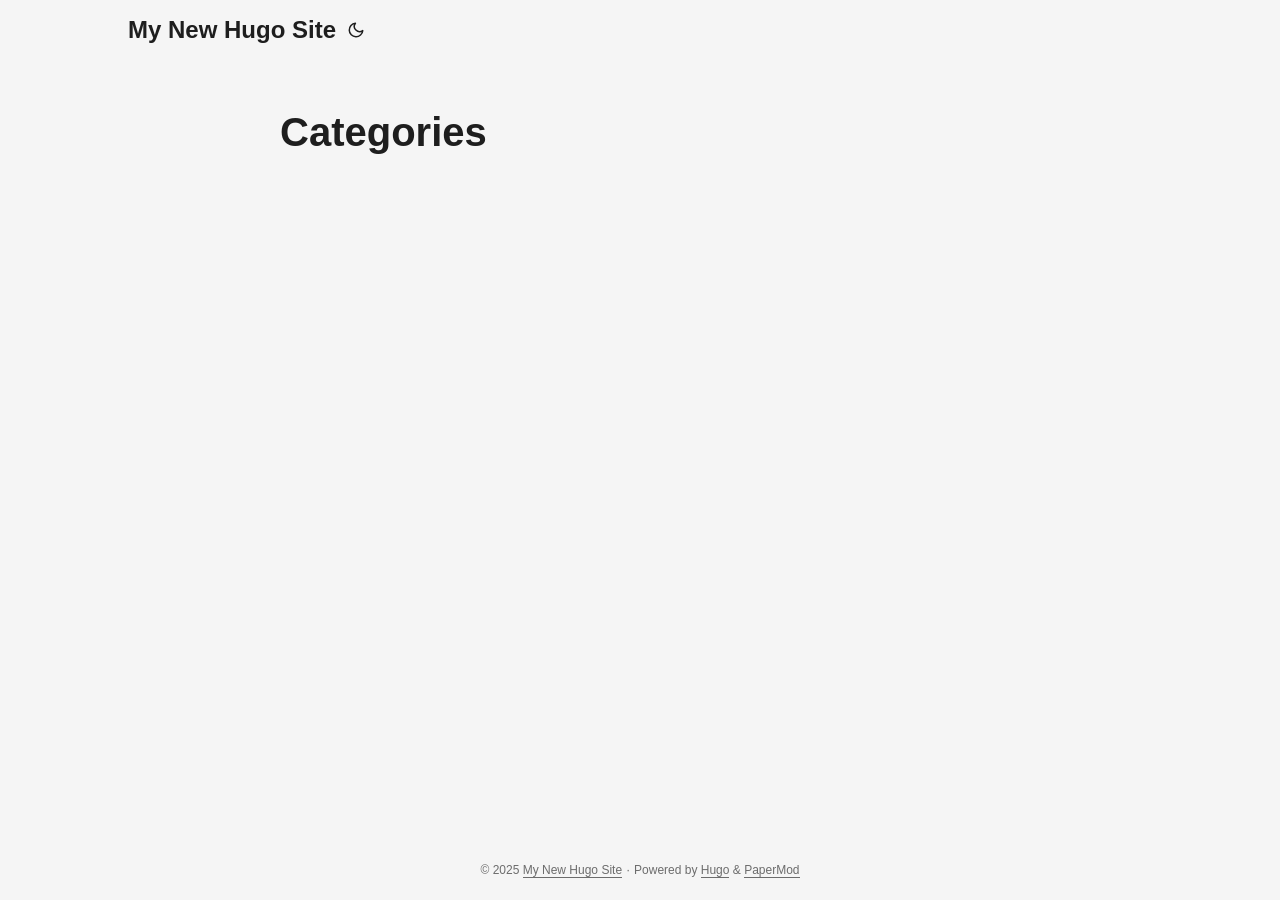
<file: categories/index.html>
<!DOCTYPE html>
<html lang="en" dir="auto" data-theme="auto">

<head><meta charset="utf-8">
<meta http-equiv="X-UA-Compatible" content="IE=edge">
<meta name="viewport" content="width=device-width, initial-scale=1, shrink-to-fit=no">
<meta name="robots" content="index, follow">
<title>Categories | My New Hugo Site</title>
<meta name="keywords" content="">
<meta name="description" content="">
<meta name="author" content="">
<link rel="canonical" href="https://example.org/categories/">
<link crossorigin="anonymous" href="/assets/css/stylesheet.343cc480b9ffc8f04ccbe5e968ad674880cab773ec19905e93033065c1e7a804.css" integrity="sha256-NDzEgLn/yPBMy&#43;XpaK1nSIDKt3PsGZBekwMwZcHnqAQ=" rel="preload stylesheet" as="style">
<link rel="icon" href="https://example.org/favicon.ico">
<link rel="icon" type="image/png" sizes="16x16" href="https://example.org/favicon-16x16.png">
<link rel="icon" type="image/png" sizes="32x32" href="https://example.org/favicon-32x32.png">
<link rel="apple-touch-icon" href="https://example.org/apple-touch-icon.png">
<link rel="mask-icon" href="https://example.org/safari-pinned-tab.svg">
<meta name="theme-color" content="#2e2e33">
<meta name="msapplication-TileColor" content="#2e2e33">
<link rel="alternate" type="application/rss+xml" href="https://example.org/categories/index.xml" title="rss">
<link rel="alternate" hreflang="en" href="https://example.org/categories/">
<noscript>
    <style>
        #theme-toggle,
        .top-link {
            display: none;
        }

    </style>
    <style>
        @media (prefers-color-scheme: dark) {
            :root {
                --theme: rgb(29, 30, 32);
                --entry: rgb(46, 46, 51);
                --primary: rgb(218, 218, 219);
                --secondary: rgb(155, 156, 157);
                --tertiary: rgb(65, 66, 68);
                --content: rgb(196, 196, 197);
                --code-block-bg: rgb(46, 46, 51);
                --code-bg: rgb(55, 56, 62);
                --border: rgb(51, 51, 51);
                color-scheme: dark;
            }

            .list {
                background: var(--theme);
            }

            .toc {
                background: var(--entry);
            }
        }

        @media (prefers-color-scheme: light) {
            .list::-webkit-scrollbar-thumb {
                border-color: var(--code-bg);
            }
        }

    </style>
</noscript>
<script>
    if (localStorage.getItem("pref-theme") === "dark") {
        document.querySelector("html").dataset.theme = 'dark';
    } else if (localStorage.getItem("pref-theme") === "light") {
       document.querySelector("html").dataset.theme = 'light';
    } else if (window.matchMedia('(prefers-color-scheme: dark)').matches) {
        document.querySelector("html").dataset.theme = 'dark';
    } else {
        document.querySelector("html").dataset.theme = 'light';
    }

</script><meta property="og:url" content="https://example.org/categories/">
  <meta property="og:site_name" content="My New Hugo Site">
  <meta property="og:title" content="Categories">
  <meta property="og:locale" content="en-us">
  <meta property="og:type" content="website">
<meta name="twitter:card" content="summary">
<meta name="twitter:title" content="Categories">
<meta name="twitter:description" content="">

</head>
<body class="list" id="top">
    <header class="header">
    <nav class="nav">
        <div class="logo">
            <a href="https://example.org/" accesskey="h" title="My New Hugo Site (Alt + H)">My New Hugo Site</a>
            <div class="logo-switches">
                <button id="theme-toggle" accesskey="t" title="(Alt + T)" aria-label="Toggle theme">
                    <svg id="moon" xmlns="http://www.w3.org/2000/svg" width="24" height="18" viewBox="0 0 24 24"
                        fill="none" stroke="currentColor" stroke-width="2" stroke-linecap="round"
                        stroke-linejoin="round">
                        <path d="M21 12.79A9 9 0 1 1 11.21 3 7 7 0 0 0 21 12.79z"></path>
                    </svg>
                    <svg id="sun" xmlns="http://www.w3.org/2000/svg" width="24" height="18" viewBox="0 0 24 24"
                        fill="none" stroke="currentColor" stroke-width="2" stroke-linecap="round"
                        stroke-linejoin="round">
                        <circle cx="12" cy="12" r="5"></circle>
                        <line x1="12" y1="1" x2="12" y2="3"></line>
                        <line x1="12" y1="21" x2="12" y2="23"></line>
                        <line x1="4.22" y1="4.22" x2="5.64" y2="5.64"></line>
                        <line x1="18.36" y1="18.36" x2="19.78" y2="19.78"></line>
                        <line x1="1" y1="12" x2="3" y2="12"></line>
                        <line x1="21" y1="12" x2="23" y2="12"></line>
                        <line x1="4.22" y1="19.78" x2="5.64" y2="18.36"></line>
                        <line x1="18.36" y1="5.64" x2="19.78" y2="4.22"></line>
                    </svg>
                </button>
            </div>
        </div>
        <ul id="menu">
        </ul>
    </nav>
</header>
<main class="main">
<header class="page-header">
    <h1>Categories</h1>
</header>

<ul class="terms-tags">
</ul>
    </main>
    
<footer class="footer">
        <span>&copy; 2025 <a href="https://example.org/">My New Hugo Site</a></span> · 

    <span>
        Powered by
        <a href="https://gohugo.io/" rel="noopener noreferrer" target="_blank">Hugo</a> &
        <a href="https://github.com/adityatelange/hugo-PaperMod/" rel="noopener" target="_blank">PaperMod</a>
    </span>
</footer>
<a href="#top" aria-label="go to top" title="Go to Top (Alt + G)" class="top-link" id="top-link" accesskey="g">
    <svg xmlns="http://www.w3.org/2000/svg" viewBox="0 0 12 6" fill="currentColor">
        <path d="M12 6H0l6-6z" />
    </svg>
</a>

<script>
    let menu = document.getElementById('menu');
    if (menu) {
        
        const scrollPosition = localStorage.getItem("menu-scroll-position");
        if (scrollPosition) {
            menu.scrollLeft = parseInt(scrollPosition, 10);
        }
        
        menu.onscroll = function () {
            localStorage.setItem("menu-scroll-position", menu.scrollLeft);
        }
    }

    document.querySelectorAll('a[href^="#"]').forEach(anchor => {
        anchor.addEventListener("click", function (e) {
            e.preventDefault();
            var id = this.getAttribute("href").substr(1);
            if (!window.matchMedia('(prefers-reduced-motion: reduce)').matches) {
                document.querySelector(`[id='${decodeURIComponent(id)}']`).scrollIntoView({
                    behavior: "smooth"
                });
            } else {
                document.querySelector(`[id='${decodeURIComponent(id)}']`).scrollIntoView();
            }
            if (id === "top") {
                history.replaceState(null, null, " ");
            } else {
                history.pushState(null, null, `#${id}`);
            }
        });
    });

</script>
<script>
    var mybutton = document.getElementById("top-link");
    window.onscroll = function () {
        if (document.body.scrollTop > 800 || document.documentElement.scrollTop > 800) {
            mybutton.style.visibility = "visible";
            mybutton.style.opacity = "1";
        } else {
            mybutton.style.visibility = "hidden";
            mybutton.style.opacity = "0";
        }
    };

</script>
<script>
    document.getElementById("theme-toggle").addEventListener("click", () => {
        const html = document.querySelector("html");
        if (html.dataset.theme === "dark") {
            html.dataset.theme = 'light';
            localStorage.setItem("pref-theme", 'light');
        } else {
            html.dataset.theme = 'dark';
            localStorage.setItem("pref-theme", 'dark');
        }
    })

</script>
</body>

</html>
</file>
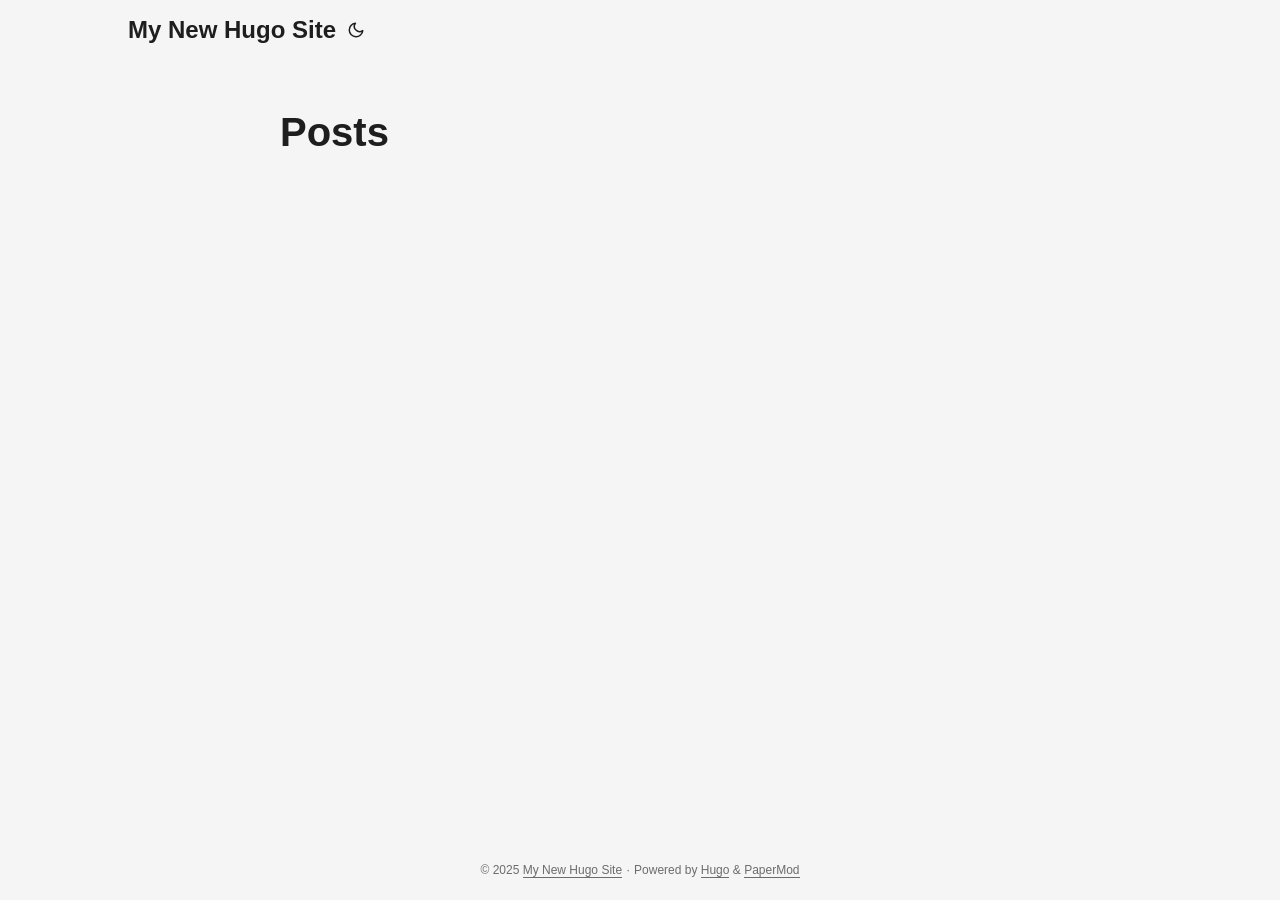
<file: posts/index.html>
<!DOCTYPE html>
<html lang="en" dir="auto" data-theme="auto">

<head><meta charset="utf-8">
<meta http-equiv="X-UA-Compatible" content="IE=edge">
<meta name="viewport" content="width=device-width, initial-scale=1, shrink-to-fit=no">
<meta name="robots" content="index, follow">
<title>Posts | My New Hugo Site</title>
<meta name="keywords" content="">
<meta name="description" content="Posts - My New Hugo Site">
<meta name="author" content="">
<link rel="canonical" href="https://example.org/posts/">
<link crossorigin="anonymous" href="/assets/css/stylesheet.343cc480b9ffc8f04ccbe5e968ad674880cab773ec19905e93033065c1e7a804.css" integrity="sha256-NDzEgLn/yPBMy&#43;XpaK1nSIDKt3PsGZBekwMwZcHnqAQ=" rel="preload stylesheet" as="style">
<link rel="icon" href="https://example.org/favicon.ico">
<link rel="icon" type="image/png" sizes="16x16" href="https://example.org/favicon-16x16.png">
<link rel="icon" type="image/png" sizes="32x32" href="https://example.org/favicon-32x32.png">
<link rel="apple-touch-icon" href="https://example.org/apple-touch-icon.png">
<link rel="mask-icon" href="https://example.org/safari-pinned-tab.svg">
<meta name="theme-color" content="#2e2e33">
<meta name="msapplication-TileColor" content="#2e2e33">
<link rel="alternate" type="application/rss+xml" href="https://example.org/posts/index.xml" title="rss">
<link rel="alternate" hreflang="en" href="https://example.org/posts/">
<noscript>
    <style>
        #theme-toggle,
        .top-link {
            display: none;
        }

    </style>
    <style>
        @media (prefers-color-scheme: dark) {
            :root {
                --theme: rgb(29, 30, 32);
                --entry: rgb(46, 46, 51);
                --primary: rgb(218, 218, 219);
                --secondary: rgb(155, 156, 157);
                --tertiary: rgb(65, 66, 68);
                --content: rgb(196, 196, 197);
                --code-block-bg: rgb(46, 46, 51);
                --code-bg: rgb(55, 56, 62);
                --border: rgb(51, 51, 51);
                color-scheme: dark;
            }

            .list {
                background: var(--theme);
            }

            .toc {
                background: var(--entry);
            }
        }

        @media (prefers-color-scheme: light) {
            .list::-webkit-scrollbar-thumb {
                border-color: var(--code-bg);
            }
        }

    </style>
</noscript>
<script>
    if (localStorage.getItem("pref-theme") === "dark") {
        document.querySelector("html").dataset.theme = 'dark';
    } else if (localStorage.getItem("pref-theme") === "light") {
       document.querySelector("html").dataset.theme = 'light';
    } else if (window.matchMedia('(prefers-color-scheme: dark)').matches) {
        document.querySelector("html").dataset.theme = 'dark';
    } else {
        document.querySelector("html").dataset.theme = 'light';
    }

</script><meta property="og:url" content="https://example.org/posts/">
  <meta property="og:site_name" content="My New Hugo Site">
  <meta property="og:title" content="Posts">
  <meta property="og:locale" content="en-us">
  <meta property="og:type" content="website">
<meta name="twitter:card" content="summary">
<meta name="twitter:title" content="Posts">
<meta name="twitter:description" content="">


<script type="application/ld+json">
{
  "@context": "https://schema.org",
  "@type": "BreadcrumbList",
  "itemListElement": [
    {
      "@type": "ListItem",
      "position":  1 ,
      "name": "Posts",
      "item": "https://example.org/posts/"
    }
  ]
}
</script>
</head>
<body class="list" id="top">
    <header class="header">
    <nav class="nav">
        <div class="logo">
            <a href="https://example.org/" accesskey="h" title="My New Hugo Site (Alt + H)">My New Hugo Site</a>
            <div class="logo-switches">
                <button id="theme-toggle" accesskey="t" title="(Alt + T)" aria-label="Toggle theme">
                    <svg id="moon" xmlns="http://www.w3.org/2000/svg" width="24" height="18" viewBox="0 0 24 24"
                        fill="none" stroke="currentColor" stroke-width="2" stroke-linecap="round"
                        stroke-linejoin="round">
                        <path d="M21 12.79A9 9 0 1 1 11.21 3 7 7 0 0 0 21 12.79z"></path>
                    </svg>
                    <svg id="sun" xmlns="http://www.w3.org/2000/svg" width="24" height="18" viewBox="0 0 24 24"
                        fill="none" stroke="currentColor" stroke-width="2" stroke-linecap="round"
                        stroke-linejoin="round">
                        <circle cx="12" cy="12" r="5"></circle>
                        <line x1="12" y1="1" x2="12" y2="3"></line>
                        <line x1="12" y1="21" x2="12" y2="23"></line>
                        <line x1="4.22" y1="4.22" x2="5.64" y2="5.64"></line>
                        <line x1="18.36" y1="18.36" x2="19.78" y2="19.78"></line>
                        <line x1="1" y1="12" x2="3" y2="12"></line>
                        <line x1="21" y1="12" x2="23" y2="12"></line>
                        <line x1="4.22" y1="19.78" x2="5.64" y2="18.36"></line>
                        <line x1="18.36" y1="5.64" x2="19.78" y2="4.22"></line>
                    </svg>
                </button>
            </div>
        </div>
        <ul id="menu">
        </ul>
    </nav>
</header>
<main class="main"> 
<header class="page-header">
  <h1>
    Posts
  </h1>
</header>
    </main>
    
<footer class="footer">
        <span>&copy; 2025 <a href="https://example.org/">My New Hugo Site</a></span> · 

    <span>
        Powered by
        <a href="https://gohugo.io/" rel="noopener noreferrer" target="_blank">Hugo</a> &
        <a href="https://github.com/adityatelange/hugo-PaperMod/" rel="noopener" target="_blank">PaperMod</a>
    </span>
</footer>
<a href="#top" aria-label="go to top" title="Go to Top (Alt + G)" class="top-link" id="top-link" accesskey="g">
    <svg xmlns="http://www.w3.org/2000/svg" viewBox="0 0 12 6" fill="currentColor">
        <path d="M12 6H0l6-6z" />
    </svg>
</a>

<script>
    let menu = document.getElementById('menu');
    if (menu) {
        
        const scrollPosition = localStorage.getItem("menu-scroll-position");
        if (scrollPosition) {
            menu.scrollLeft = parseInt(scrollPosition, 10);
        }
        
        menu.onscroll = function () {
            localStorage.setItem("menu-scroll-position", menu.scrollLeft);
        }
    }

    document.querySelectorAll('a[href^="#"]').forEach(anchor => {
        anchor.addEventListener("click", function (e) {
            e.preventDefault();
            var id = this.getAttribute("href").substr(1);
            if (!window.matchMedia('(prefers-reduced-motion: reduce)').matches) {
                document.querySelector(`[id='${decodeURIComponent(id)}']`).scrollIntoView({
                    behavior: "smooth"
                });
            } else {
                document.querySelector(`[id='${decodeURIComponent(id)}']`).scrollIntoView();
            }
            if (id === "top") {
                history.replaceState(null, null, " ");
            } else {
                history.pushState(null, null, `#${id}`);
            }
        });
    });

</script>
<script>
    var mybutton = document.getElementById("top-link");
    window.onscroll = function () {
        if (document.body.scrollTop > 800 || document.documentElement.scrollTop > 800) {
            mybutton.style.visibility = "visible";
            mybutton.style.opacity = "1";
        } else {
            mybutton.style.visibility = "hidden";
            mybutton.style.opacity = "0";
        }
    };

</script>
<script>
    document.getElementById("theme-toggle").addEventListener("click", () => {
        const html = document.querySelector("html");
        if (html.dataset.theme === "dark") {
            html.dataset.theme = 'light';
            localStorage.setItem("pref-theme", 'light');
        } else {
            html.dataset.theme = 'dark';
            localStorage.setItem("pref-theme", 'dark');
        }
    })

</script>
</body>

</html>
</file>
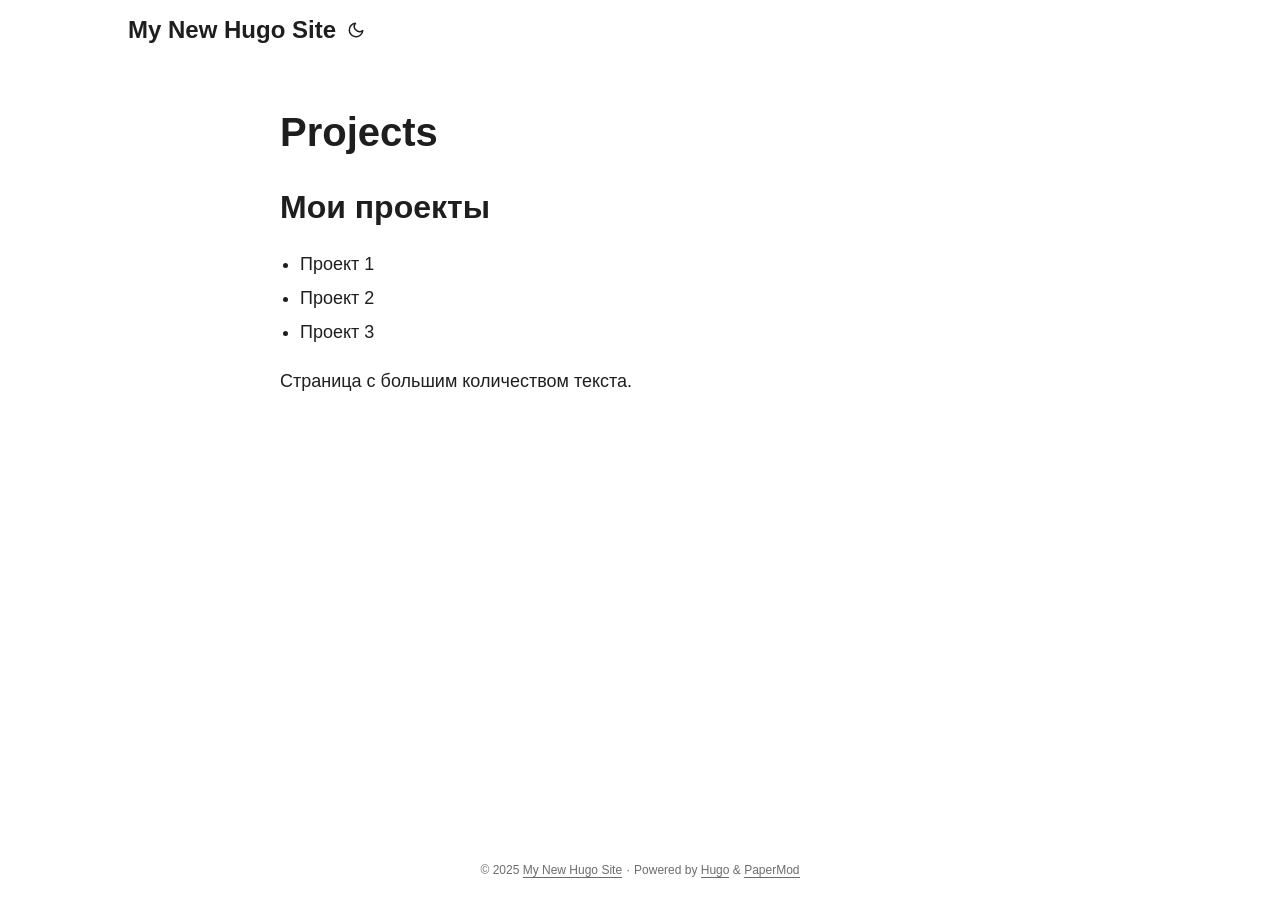
<file: projects/index.html>
<!DOCTYPE html>
<html lang="en" dir="auto" data-theme="auto">

<head><meta charset="utf-8">
<meta http-equiv="X-UA-Compatible" content="IE=edge">
<meta name="viewport" content="width=device-width, initial-scale=1, shrink-to-fit=no">
<meta name="robots" content="index, follow">
<title>Projects | My New Hugo Site</title>
<meta name="keywords" content="">
<meta name="description" content="Мои проекты

Проект 1
Проект 2
Проект 3

Страница с большим количеством текста.">
<meta name="author" content="">
<link rel="canonical" href="https://example.org/projects/">
<link crossorigin="anonymous" href="/assets/css/stylesheet.343cc480b9ffc8f04ccbe5e968ad674880cab773ec19905e93033065c1e7a804.css" integrity="sha256-NDzEgLn/yPBMy&#43;XpaK1nSIDKt3PsGZBekwMwZcHnqAQ=" rel="preload stylesheet" as="style">
<link rel="icon" href="https://example.org/favicon.ico">
<link rel="icon" type="image/png" sizes="16x16" href="https://example.org/favicon-16x16.png">
<link rel="icon" type="image/png" sizes="32x32" href="https://example.org/favicon-32x32.png">
<link rel="apple-touch-icon" href="https://example.org/apple-touch-icon.png">
<link rel="mask-icon" href="https://example.org/safari-pinned-tab.svg">
<meta name="theme-color" content="#2e2e33">
<meta name="msapplication-TileColor" content="#2e2e33">
<link rel="alternate" hreflang="en" href="https://example.org/projects/">
<noscript>
    <style>
        #theme-toggle,
        .top-link {
            display: none;
        }

    </style>
    <style>
        @media (prefers-color-scheme: dark) {
            :root {
                --theme: rgb(29, 30, 32);
                --entry: rgb(46, 46, 51);
                --primary: rgb(218, 218, 219);
                --secondary: rgb(155, 156, 157);
                --tertiary: rgb(65, 66, 68);
                --content: rgb(196, 196, 197);
                --code-block-bg: rgb(46, 46, 51);
                --code-bg: rgb(55, 56, 62);
                --border: rgb(51, 51, 51);
                color-scheme: dark;
            }

            .list {
                background: var(--theme);
            }

            .toc {
                background: var(--entry);
            }
        }

        @media (prefers-color-scheme: light) {
            .list::-webkit-scrollbar-thumb {
                border-color: var(--code-bg);
            }
        }

    </style>
</noscript>
<script>
    if (localStorage.getItem("pref-theme") === "dark") {
        document.querySelector("html").dataset.theme = 'dark';
    } else if (localStorage.getItem("pref-theme") === "light") {
       document.querySelector("html").dataset.theme = 'light';
    } else if (window.matchMedia('(prefers-color-scheme: dark)').matches) {
        document.querySelector("html").dataset.theme = 'dark';
    } else {
        document.querySelector("html").dataset.theme = 'light';
    }

</script><meta property="og:url" content="https://example.org/projects/">
  <meta property="og:site_name" content="My New Hugo Site">
  <meta property="og:title" content="Projects">
  <meta property="og:description" content="Мои проекты Проект 1 Проект 2 Проект 3 Страница с большим количеством текста.">
  <meta property="og:locale" content="en-us">
  <meta property="og:type" content="article">
<meta name="twitter:card" content="summary">
<meta name="twitter:title" content="Projects">
<meta name="twitter:description" content="Мои проекты

Проект 1
Проект 2
Проект 3

Страница с большим количеством текста.">


<script type="application/ld+json">
{
  "@context": "https://schema.org",
  "@type": "BreadcrumbList",
  "itemListElement": [
    {
      "@type": "ListItem",
      "position":  1 ,
      "name": "Projects",
      "item": "https://example.org/projects/"
    }
  ]
}
</script>
<script type="application/ld+json">
{
  "@context": "https://schema.org",
  "@type": "BlogPosting",
  "headline": "Projects",
  "name": "Projects",
  "description": "Мои проекты Проект 1 Проект 2 Проект 3 Страница с большим количеством текста.\n",
  "keywords": [
    
  ],
  "articleBody": "Мои проекты Проект 1 Проект 2 Проект 3 Страница с большим количеством текста.\n",
  "wordCount" : "13",
  "inLanguage": "en",
  "datePublished": "0001-01-01T00:00:00Z",
  "dateModified": "0001-01-01T00:00:00Z",
  "mainEntityOfPage": {
    "@type": "WebPage",
    "@id": "https://example.org/projects/"
  },
  "publisher": {
    "@type": "Organization",
    "name": "My New Hugo Site",
    "logo": {
      "@type": "ImageObject",
      "url": "https://example.org/favicon.ico"
    }
  }
}
</script>
</head>
<body id="top">
    <header class="header">
    <nav class="nav">
        <div class="logo">
            <a href="https://example.org/" accesskey="h" title="My New Hugo Site (Alt + H)">My New Hugo Site</a>
            <div class="logo-switches">
                <button id="theme-toggle" accesskey="t" title="(Alt + T)" aria-label="Toggle theme">
                    <svg id="moon" xmlns="http://www.w3.org/2000/svg" width="24" height="18" viewBox="0 0 24 24"
                        fill="none" stroke="currentColor" stroke-width="2" stroke-linecap="round"
                        stroke-linejoin="round">
                        <path d="M21 12.79A9 9 0 1 1 11.21 3 7 7 0 0 0 21 12.79z"></path>
                    </svg>
                    <svg id="sun" xmlns="http://www.w3.org/2000/svg" width="24" height="18" viewBox="0 0 24 24"
                        fill="none" stroke="currentColor" stroke-width="2" stroke-linecap="round"
                        stroke-linejoin="round">
                        <circle cx="12" cy="12" r="5"></circle>
                        <line x1="12" y1="1" x2="12" y2="3"></line>
                        <line x1="12" y1="21" x2="12" y2="23"></line>
                        <line x1="4.22" y1="4.22" x2="5.64" y2="5.64"></line>
                        <line x1="18.36" y1="18.36" x2="19.78" y2="19.78"></line>
                        <line x1="1" y1="12" x2="3" y2="12"></line>
                        <line x1="21" y1="12" x2="23" y2="12"></line>
                        <line x1="4.22" y1="19.78" x2="5.64" y2="18.36"></line>
                        <line x1="18.36" y1="5.64" x2="19.78" y2="4.22"></line>
                    </svg>
                </button>
            </div>
        </div>
        <ul id="menu">
        </ul>
    </nav>
</header>
<main class="main">

<article class="post-single">
  <header class="post-header">
    
    <h1 class="post-title entry-hint-parent">
      Projects
    </h1>
    <div class="post-meta">

</div>
  </header> 
  <div class="post-content"><h2 id="мои-проекты">Мои проекты<a hidden class="anchor" aria-hidden="true" href="#мои-проекты">#</a></h2>
<ul>
<li>Проект 1</li>
<li>Проект 2</li>
<li>Проект 3</li>
</ul>
<p>Страница с большим количеством текста.</p>


  </div>

  <footer class="post-footer">
    <ul class="post-tags">
    </ul>
  </footer>
</article>
    </main>
    
<footer class="footer">
        <span>&copy; 2025 <a href="https://example.org/">My New Hugo Site</a></span> · 

    <span>
        Powered by
        <a href="https://gohugo.io/" rel="noopener noreferrer" target="_blank">Hugo</a> &
        <a href="https://github.com/adityatelange/hugo-PaperMod/" rel="noopener" target="_blank">PaperMod</a>
    </span>
</footer>
<a href="#top" aria-label="go to top" title="Go to Top (Alt + G)" class="top-link" id="top-link" accesskey="g">
    <svg xmlns="http://www.w3.org/2000/svg" viewBox="0 0 12 6" fill="currentColor">
        <path d="M12 6H0l6-6z" />
    </svg>
</a>

<script>
    let menu = document.getElementById('menu');
    if (menu) {
        
        const scrollPosition = localStorage.getItem("menu-scroll-position");
        if (scrollPosition) {
            menu.scrollLeft = parseInt(scrollPosition, 10);
        }
        
        menu.onscroll = function () {
            localStorage.setItem("menu-scroll-position", menu.scrollLeft);
        }
    }

    document.querySelectorAll('a[href^="#"]').forEach(anchor => {
        anchor.addEventListener("click", function (e) {
            e.preventDefault();
            var id = this.getAttribute("href").substr(1);
            if (!window.matchMedia('(prefers-reduced-motion: reduce)').matches) {
                document.querySelector(`[id='${decodeURIComponent(id)}']`).scrollIntoView({
                    behavior: "smooth"
                });
            } else {
                document.querySelector(`[id='${decodeURIComponent(id)}']`).scrollIntoView();
            }
            if (id === "top") {
                history.replaceState(null, null, " ");
            } else {
                history.pushState(null, null, `#${id}`);
            }
        });
    });

</script>
<script>
    var mybutton = document.getElementById("top-link");
    window.onscroll = function () {
        if (document.body.scrollTop > 800 || document.documentElement.scrollTop > 800) {
            mybutton.style.visibility = "visible";
            mybutton.style.opacity = "1";
        } else {
            mybutton.style.visibility = "hidden";
            mybutton.style.opacity = "0";
        }
    };

</script>
<script>
    document.getElementById("theme-toggle").addEventListener("click", () => {
        const html = document.querySelector("html");
        if (html.dataset.theme === "dark") {
            html.dataset.theme = 'light';
            localStorage.setItem("pref-theme", 'light');
        } else {
            html.dataset.theme = 'dark';
            localStorage.setItem("pref-theme", 'dark');
        }
    })

</script>
</body>

</html>
</file>
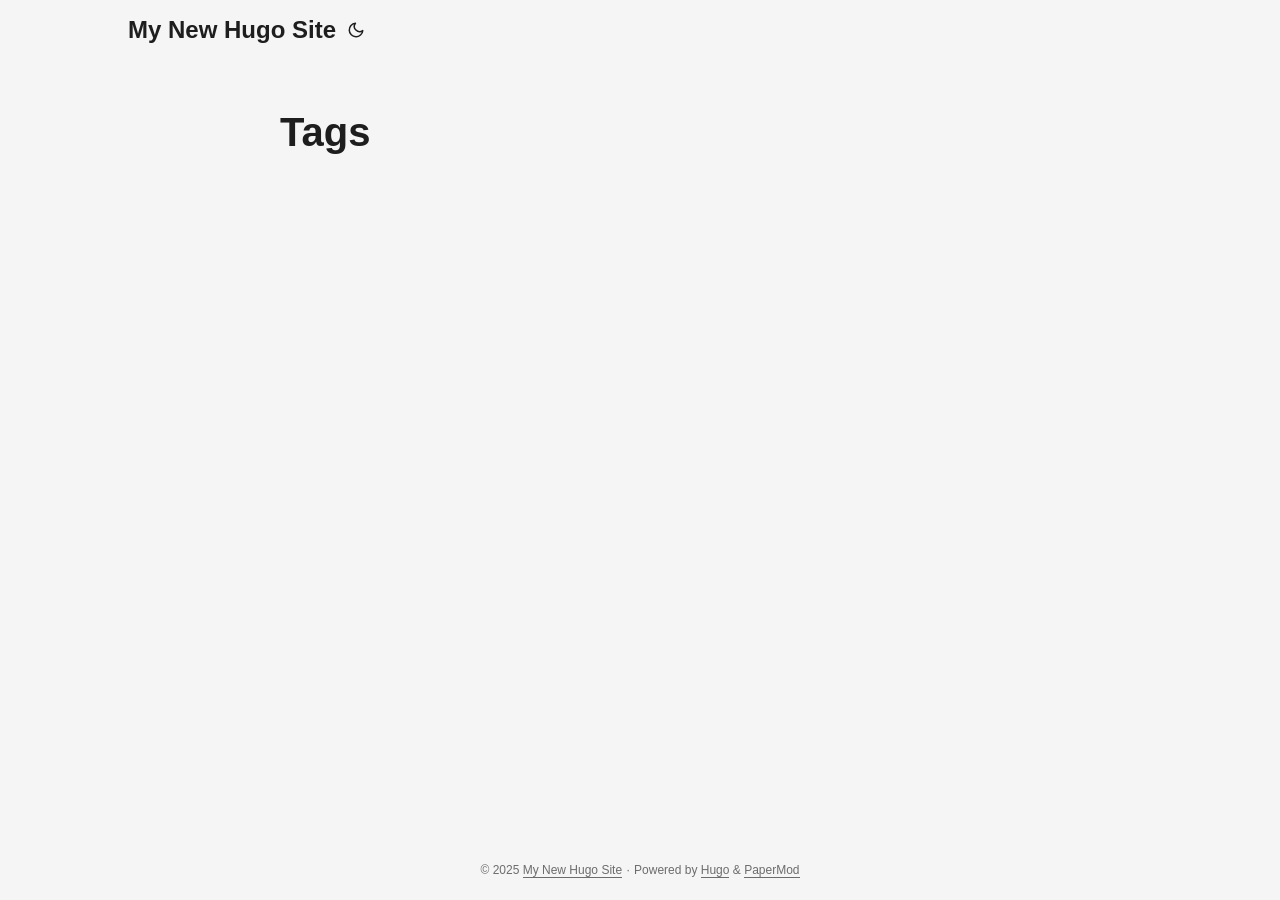
<file: tags/index.html>
<!DOCTYPE html>
<html lang="en" dir="auto" data-theme="auto">

<head><meta charset="utf-8">
<meta http-equiv="X-UA-Compatible" content="IE=edge">
<meta name="viewport" content="width=device-width, initial-scale=1, shrink-to-fit=no">
<meta name="robots" content="index, follow">
<title>Tags | My New Hugo Site</title>
<meta name="keywords" content="">
<meta name="description" content="">
<meta name="author" content="">
<link rel="canonical" href="https://example.org/tags/">
<link crossorigin="anonymous" href="/assets/css/stylesheet.343cc480b9ffc8f04ccbe5e968ad674880cab773ec19905e93033065c1e7a804.css" integrity="sha256-NDzEgLn/yPBMy&#43;XpaK1nSIDKt3PsGZBekwMwZcHnqAQ=" rel="preload stylesheet" as="style">
<link rel="icon" href="https://example.org/favicon.ico">
<link rel="icon" type="image/png" sizes="16x16" href="https://example.org/favicon-16x16.png">
<link rel="icon" type="image/png" sizes="32x32" href="https://example.org/favicon-32x32.png">
<link rel="apple-touch-icon" href="https://example.org/apple-touch-icon.png">
<link rel="mask-icon" href="https://example.org/safari-pinned-tab.svg">
<meta name="theme-color" content="#2e2e33">
<meta name="msapplication-TileColor" content="#2e2e33">
<link rel="alternate" type="application/rss+xml" href="https://example.org/tags/index.xml" title="rss">
<link rel="alternate" hreflang="en" href="https://example.org/tags/">
<noscript>
    <style>
        #theme-toggle,
        .top-link {
            display: none;
        }

    </style>
    <style>
        @media (prefers-color-scheme: dark) {
            :root {
                --theme: rgb(29, 30, 32);
                --entry: rgb(46, 46, 51);
                --primary: rgb(218, 218, 219);
                --secondary: rgb(155, 156, 157);
                --tertiary: rgb(65, 66, 68);
                --content: rgb(196, 196, 197);
                --code-block-bg: rgb(46, 46, 51);
                --code-bg: rgb(55, 56, 62);
                --border: rgb(51, 51, 51);
                color-scheme: dark;
            }

            .list {
                background: var(--theme);
            }

            .toc {
                background: var(--entry);
            }
        }

        @media (prefers-color-scheme: light) {
            .list::-webkit-scrollbar-thumb {
                border-color: var(--code-bg);
            }
        }

    </style>
</noscript>
<script>
    if (localStorage.getItem("pref-theme") === "dark") {
        document.querySelector("html").dataset.theme = 'dark';
    } else if (localStorage.getItem("pref-theme") === "light") {
       document.querySelector("html").dataset.theme = 'light';
    } else if (window.matchMedia('(prefers-color-scheme: dark)').matches) {
        document.querySelector("html").dataset.theme = 'dark';
    } else {
        document.querySelector("html").dataset.theme = 'light';
    }

</script><meta property="og:url" content="https://example.org/tags/">
  <meta property="og:site_name" content="My New Hugo Site">
  <meta property="og:title" content="Tags">
  <meta property="og:locale" content="en-us">
  <meta property="og:type" content="website">
<meta name="twitter:card" content="summary">
<meta name="twitter:title" content="Tags">
<meta name="twitter:description" content="">

</head>
<body class="list" id="top">
    <header class="header">
    <nav class="nav">
        <div class="logo">
            <a href="https://example.org/" accesskey="h" title="My New Hugo Site (Alt + H)">My New Hugo Site</a>
            <div class="logo-switches">
                <button id="theme-toggle" accesskey="t" title="(Alt + T)" aria-label="Toggle theme">
                    <svg id="moon" xmlns="http://www.w3.org/2000/svg" width="24" height="18" viewBox="0 0 24 24"
                        fill="none" stroke="currentColor" stroke-width="2" stroke-linecap="round"
                        stroke-linejoin="round">
                        <path d="M21 12.79A9 9 0 1 1 11.21 3 7 7 0 0 0 21 12.79z"></path>
                    </svg>
                    <svg id="sun" xmlns="http://www.w3.org/2000/svg" width="24" height="18" viewBox="0 0 24 24"
                        fill="none" stroke="currentColor" stroke-width="2" stroke-linecap="round"
                        stroke-linejoin="round">
                        <circle cx="12" cy="12" r="5"></circle>
                        <line x1="12" y1="1" x2="12" y2="3"></line>
                        <line x1="12" y1="21" x2="12" y2="23"></line>
                        <line x1="4.22" y1="4.22" x2="5.64" y2="5.64"></line>
                        <line x1="18.36" y1="18.36" x2="19.78" y2="19.78"></line>
                        <line x1="1" y1="12" x2="3" y2="12"></line>
                        <line x1="21" y1="12" x2="23" y2="12"></line>
                        <line x1="4.22" y1="19.78" x2="5.64" y2="18.36"></line>
                        <line x1="18.36" y1="5.64" x2="19.78" y2="4.22"></line>
                    </svg>
                </button>
            </div>
        </div>
        <ul id="menu">
        </ul>
    </nav>
</header>
<main class="main">
<header class="page-header">
    <h1>Tags</h1>
</header>

<ul class="terms-tags">
</ul>
    </main>
    
<footer class="footer">
        <span>&copy; 2025 <a href="https://example.org/">My New Hugo Site</a></span> · 

    <span>
        Powered by
        <a href="https://gohugo.io/" rel="noopener noreferrer" target="_blank">Hugo</a> &
        <a href="https://github.com/adityatelange/hugo-PaperMod/" rel="noopener" target="_blank">PaperMod</a>
    </span>
</footer>
<a href="#top" aria-label="go to top" title="Go to Top (Alt + G)" class="top-link" id="top-link" accesskey="g">
    <svg xmlns="http://www.w3.org/2000/svg" viewBox="0 0 12 6" fill="currentColor">
        <path d="M12 6H0l6-6z" />
    </svg>
</a>

<script>
    let menu = document.getElementById('menu');
    if (menu) {
        
        const scrollPosition = localStorage.getItem("menu-scroll-position");
        if (scrollPosition) {
            menu.scrollLeft = parseInt(scrollPosition, 10);
        }
        
        menu.onscroll = function () {
            localStorage.setItem("menu-scroll-position", menu.scrollLeft);
        }
    }

    document.querySelectorAll('a[href^="#"]').forEach(anchor => {
        anchor.addEventListener("click", function (e) {
            e.preventDefault();
            var id = this.getAttribute("href").substr(1);
            if (!window.matchMedia('(prefers-reduced-motion: reduce)').matches) {
                document.querySelector(`[id='${decodeURIComponent(id)}']`).scrollIntoView({
                    behavior: "smooth"
                });
            } else {
                document.querySelector(`[id='${decodeURIComponent(id)}']`).scrollIntoView();
            }
            if (id === "top") {
                history.replaceState(null, null, " ");
            } else {
                history.pushState(null, null, `#${id}`);
            }
        });
    });

</script>
<script>
    var mybutton = document.getElementById("top-link");
    window.onscroll = function () {
        if (document.body.scrollTop > 800 || document.documentElement.scrollTop > 800) {
            mybutton.style.visibility = "visible";
            mybutton.style.opacity = "1";
        } else {
            mybutton.style.visibility = "hidden";
            mybutton.style.opacity = "0";
        }
    };

</script>
<script>
    document.getElementById("theme-toggle").addEventListener("click", () => {
        const html = document.querySelector("html");
        if (html.dataset.theme === "dark") {
            html.dataset.theme = 'light';
            localStorage.setItem("pref-theme", 'light');
        } else {
            html.dataset.theme = 'dark';
            localStorage.setItem("pref-theme", 'dark');
        }
    })

</script>
</body>

</html>
</file>
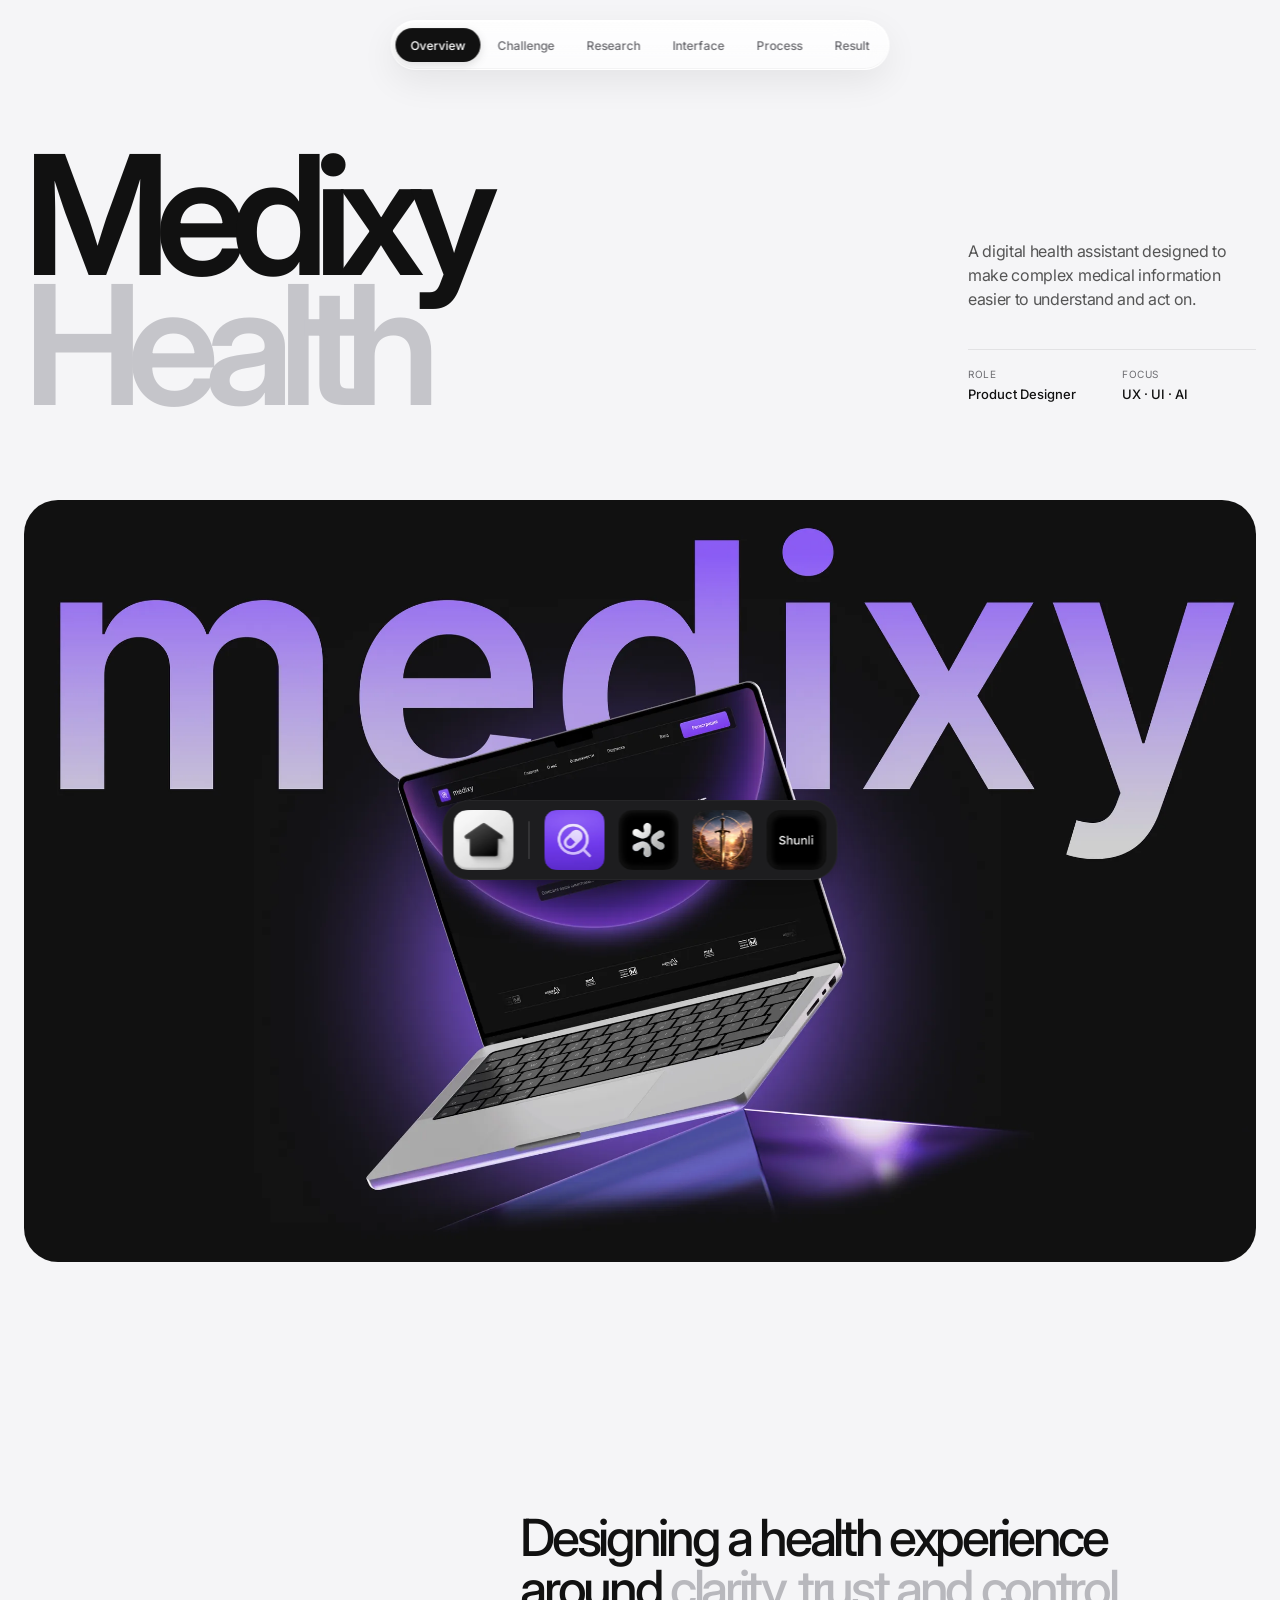
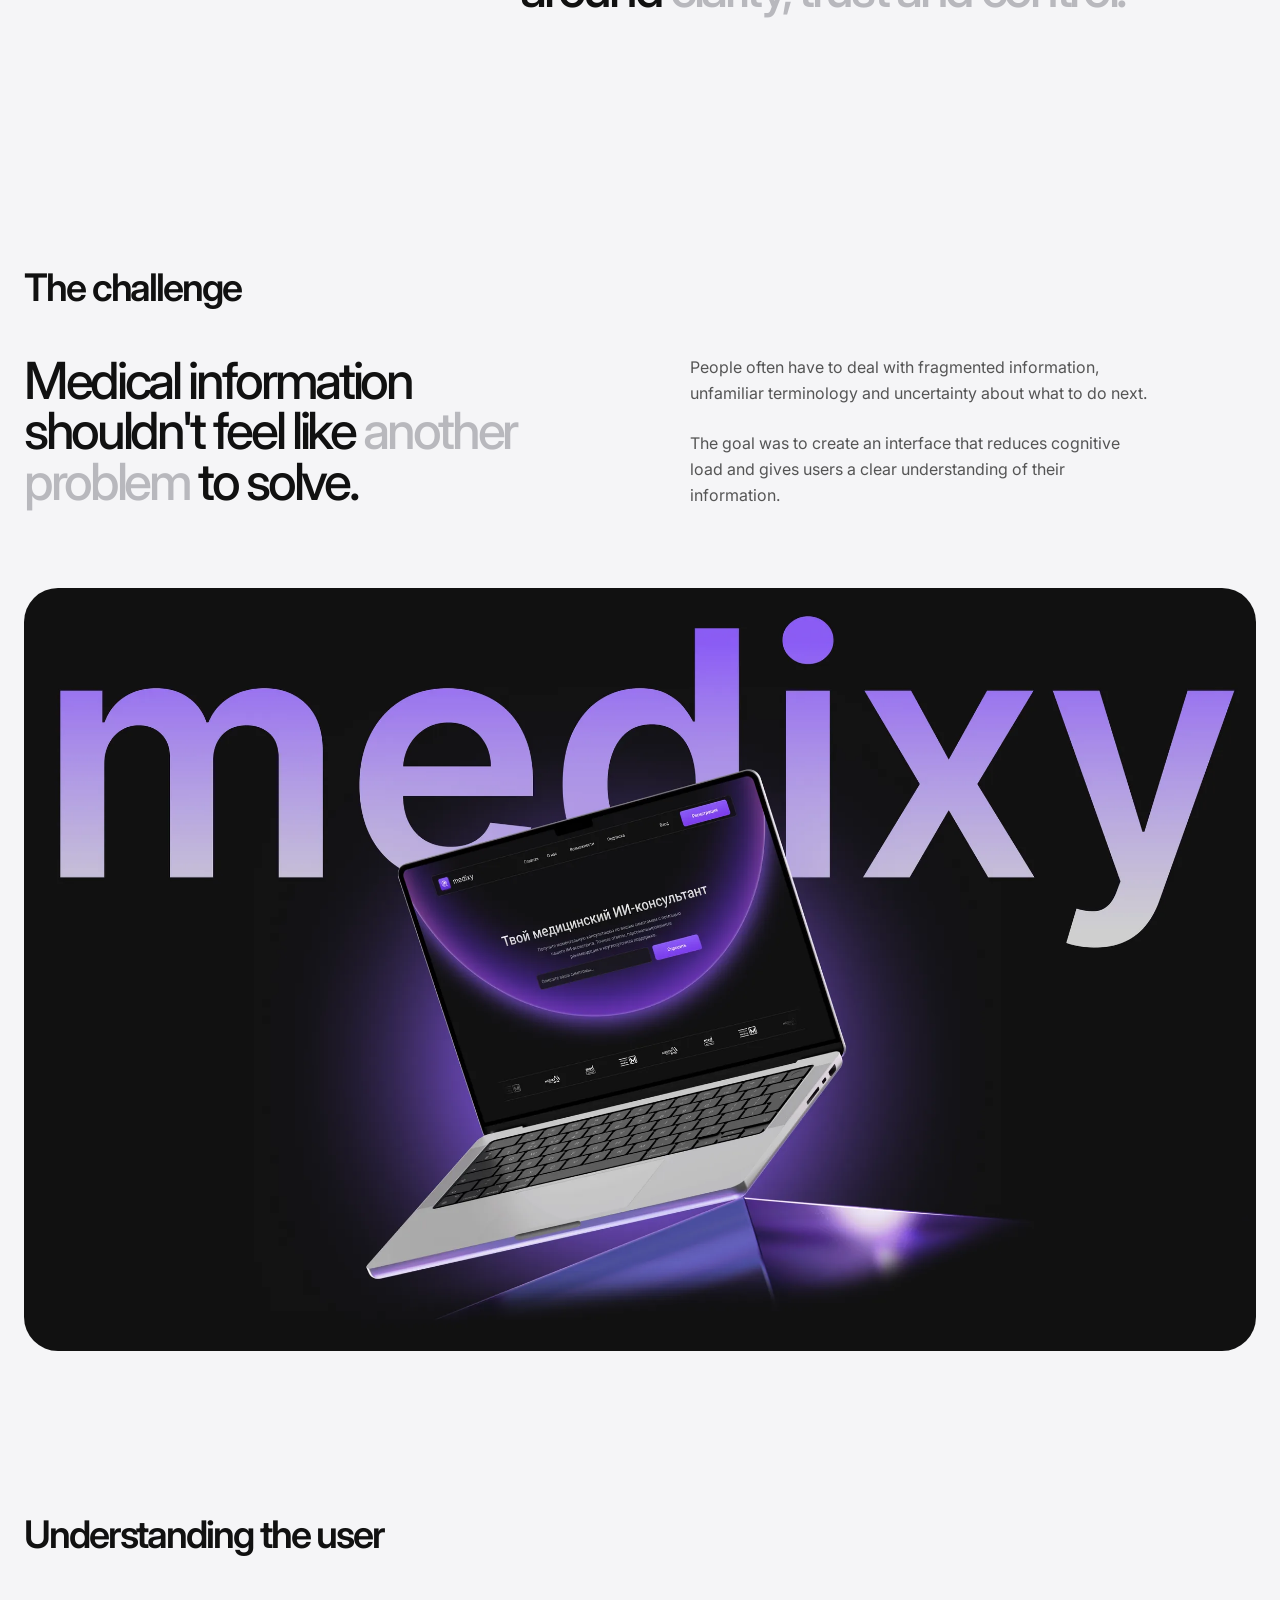
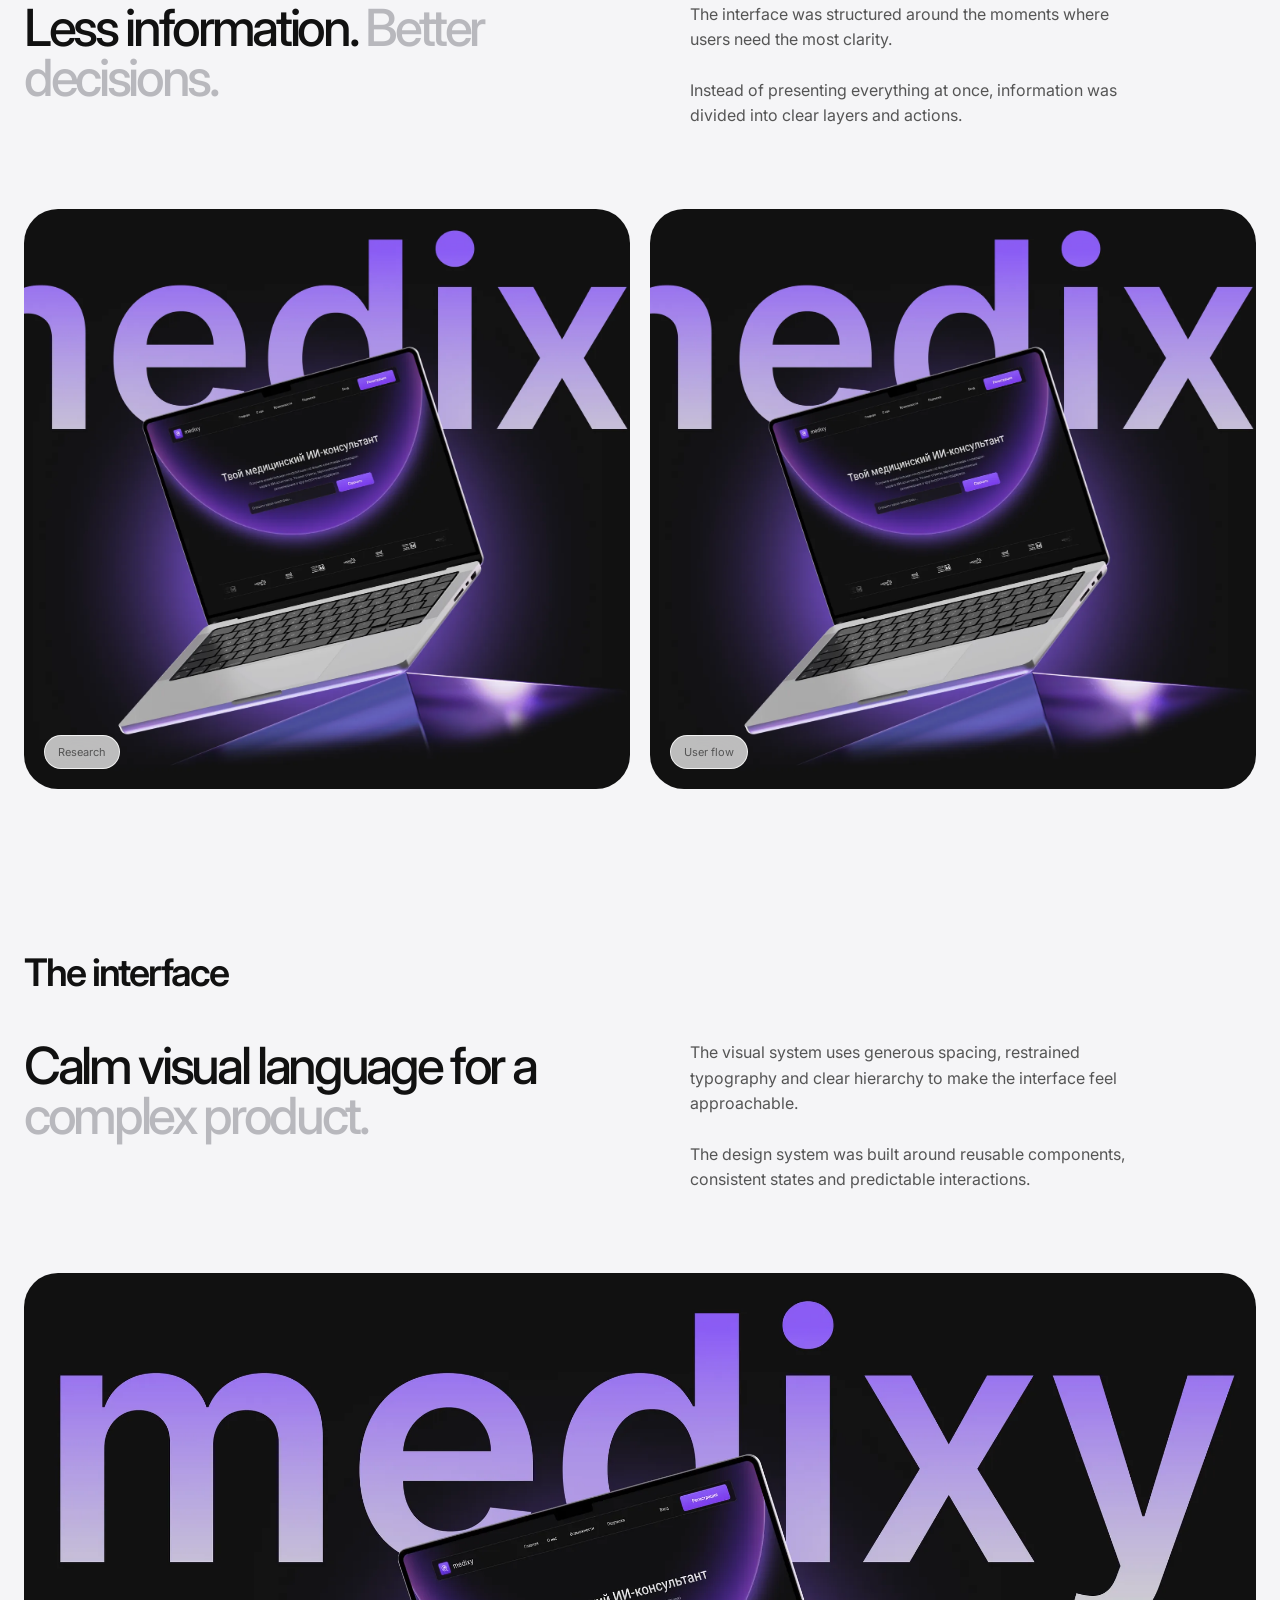
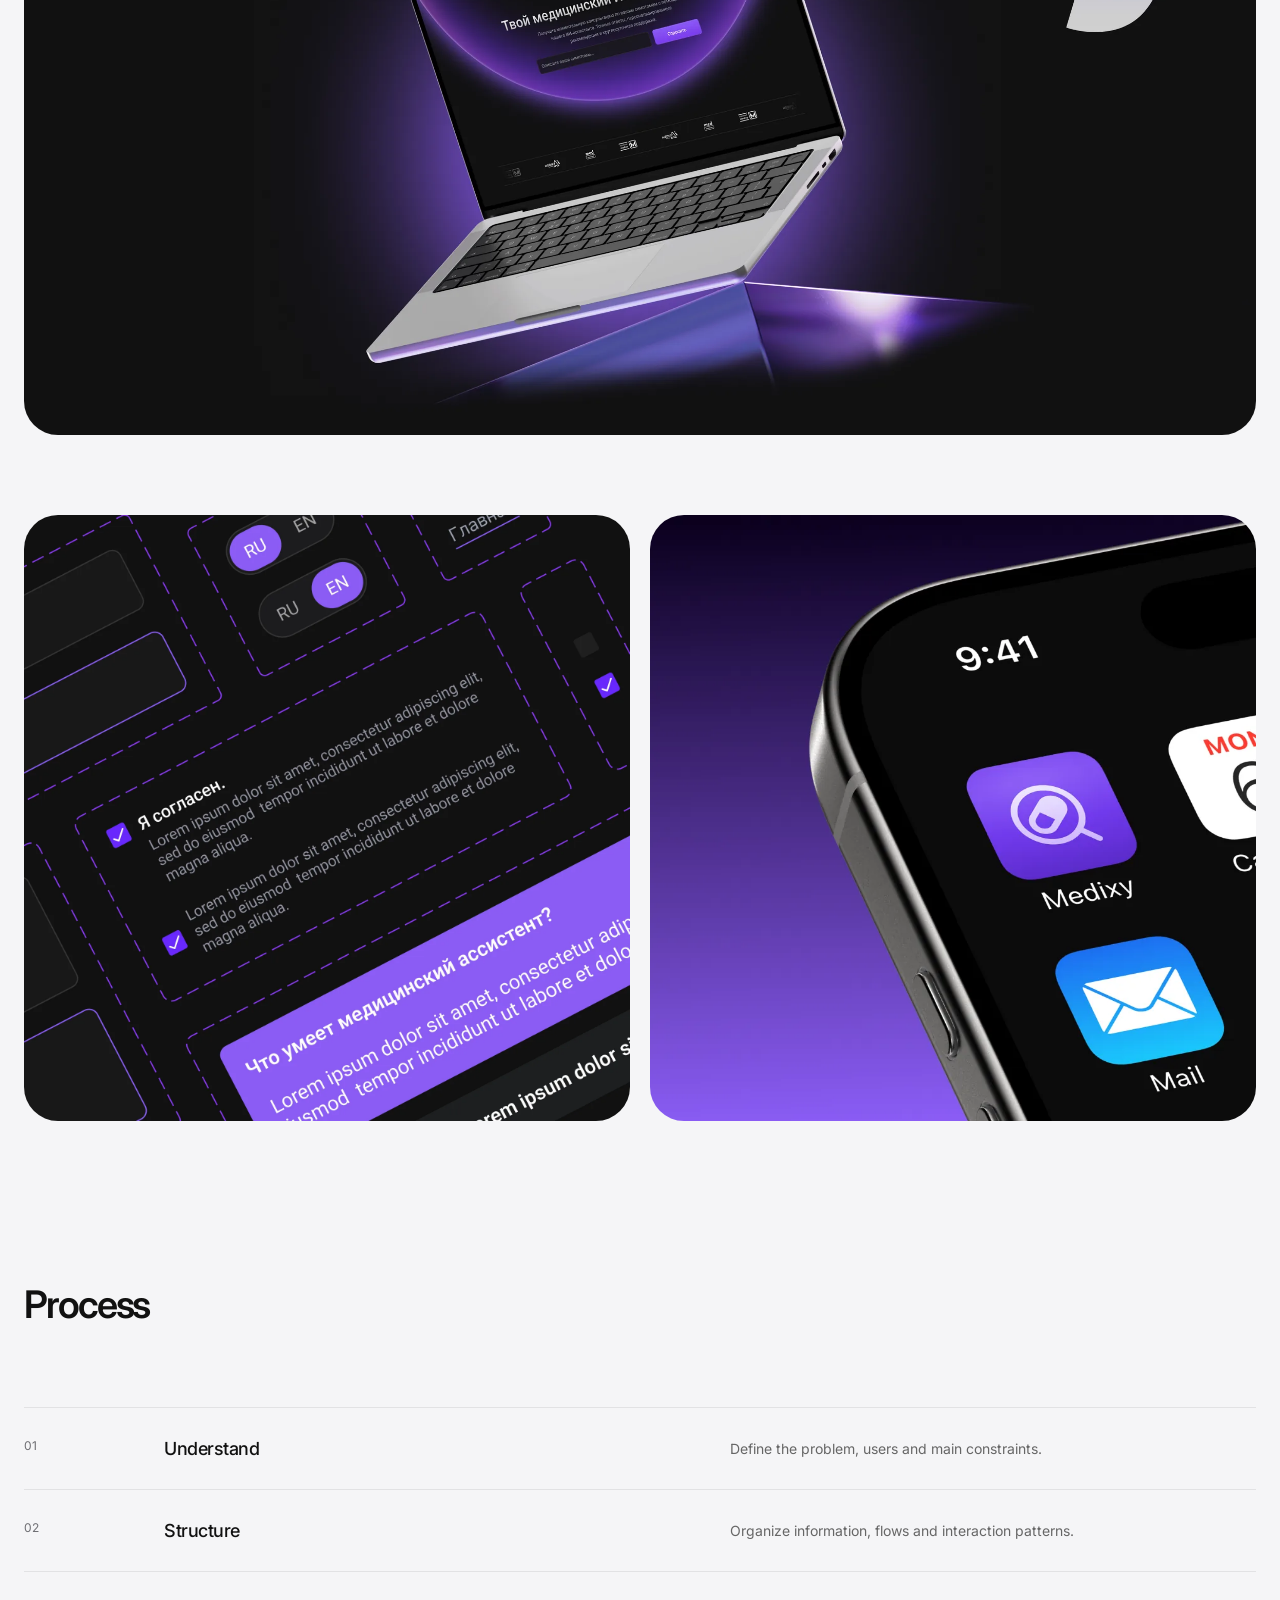
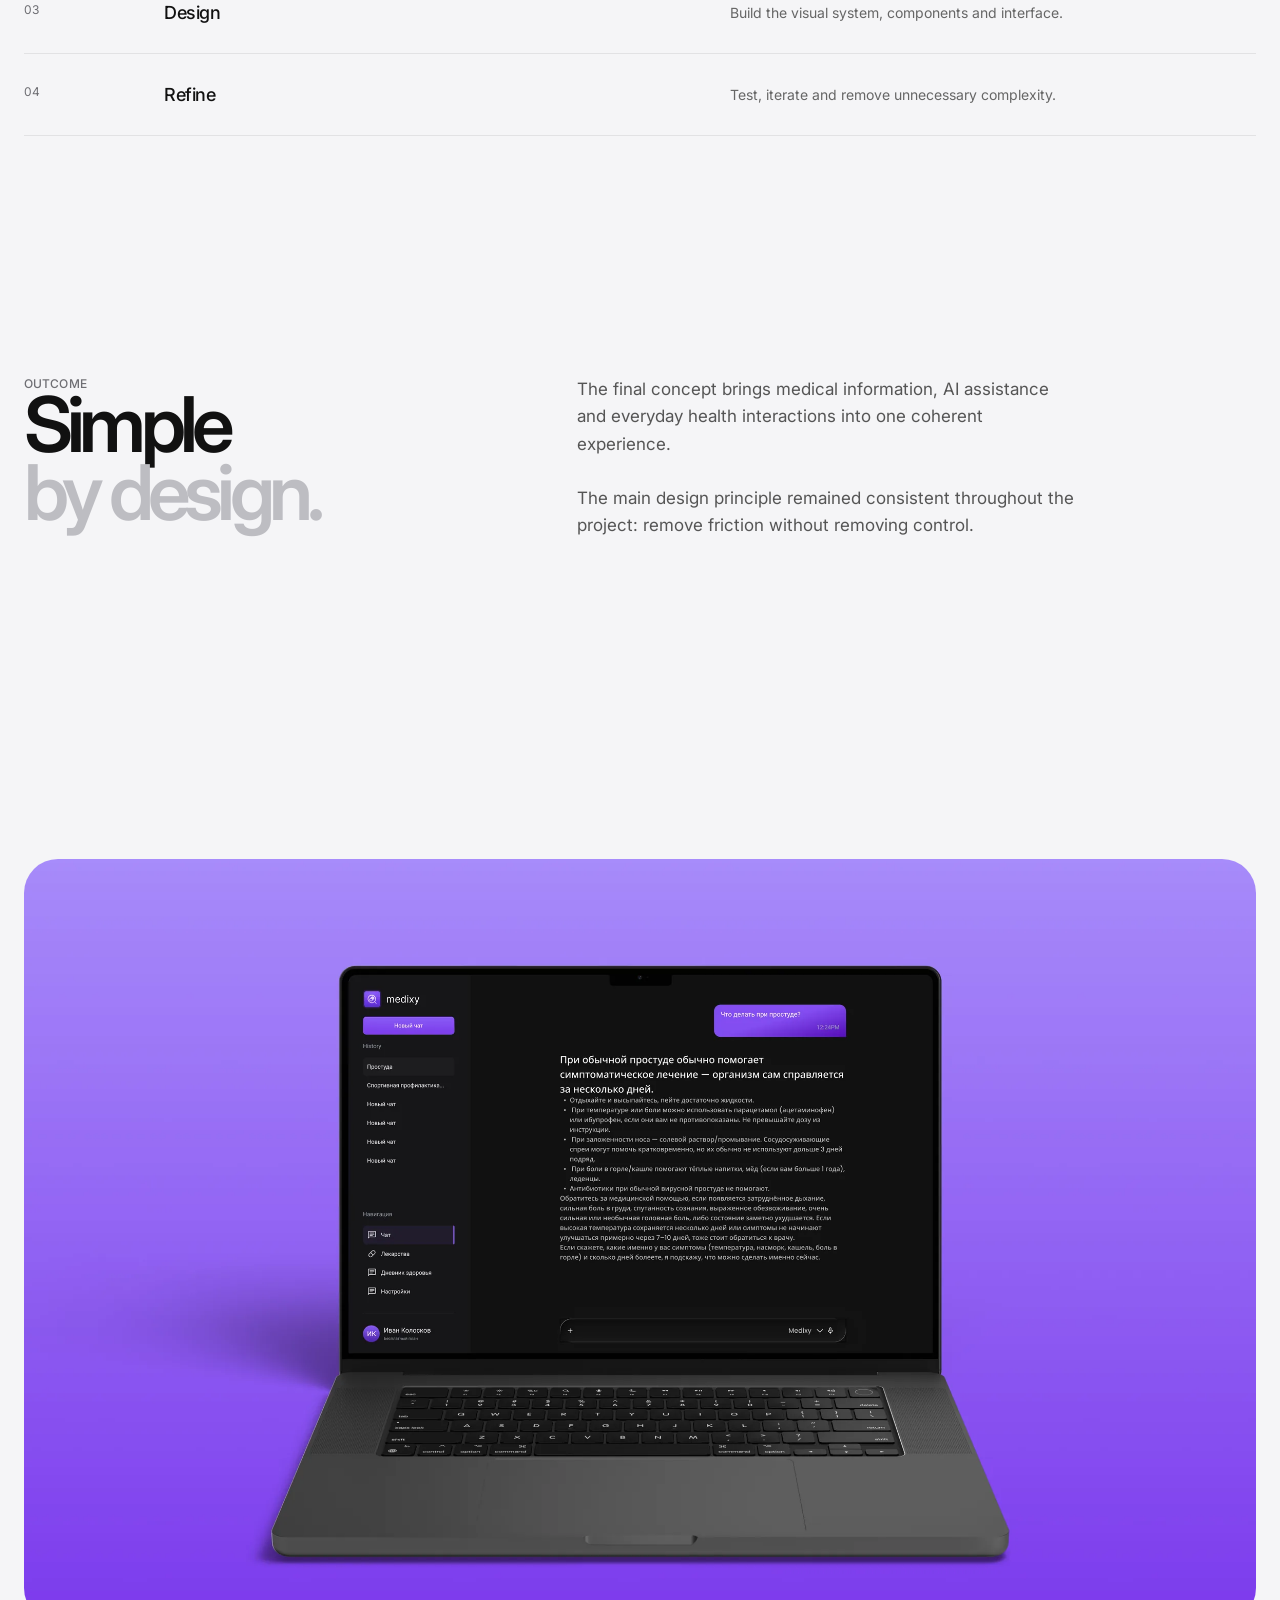
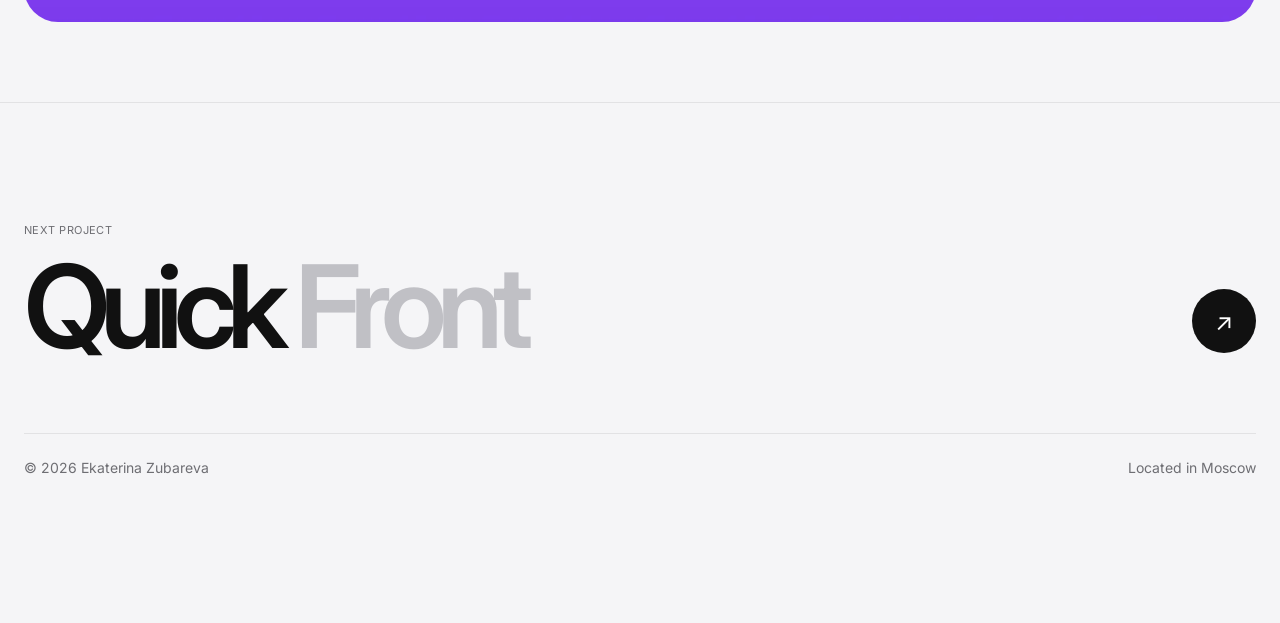
<file: pages/cycling-race.html>
<!DOCTYPE html>
<html lang="ru">

<head>
  <meta charset="UTF-8">
  <meta name="viewport" content="width=device-width, initial-scale=1.0">

  <title>Medixy — Ekaterina Zubareva</title>


  <link rel="icon" type="image/png" href="../assets/Home_favicon.png">

  <link rel="apple-touch-icon" href="../assets/Home_favicon.png">

  <meta
    name="description"
    content="Medixy — Product Design case study by Ekaterina Zubareva."
  >

  <link rel="preconnect" href="https://fonts.googleapis.com">
  <link rel="preconnect" href="https://fonts.gstatic.com" crossorigin>

  <link
    href="https://fonts.googleapis.com/css2?family=Inter:wght@400;500;600;700&display=swap"
    rel="stylesheet"
  >

  <link rel="stylesheet" href="../dock.css?v=9">
  <script src="../dock.js?v=16" defer></script>
  <script src="../media.js?v=2" defer></script>

  <style>

    /* =========================================================
       RESET
    ========================================================= */

    *,
    *::before,
    *::after {
      margin: 0;
      padding: 0;
      box-sizing: border-box;
    }

    html {
      scroll-behavior: smooth;
      scroll-padding-top: 100px;
    }

    body {
      background: #f5f5f7;
      color: #111;
      font-family:
        -apple-system,
        BlinkMacSystemFont,
        "Inter",
        "SF Pro Display",
        "Helvetica Neue",
        Arial,
        sans-serif;
      -webkit-font-smoothing: antialiased;
      overflow-x: hidden;
    }

    a {
      color: inherit;
      text-decoration: none;
    }

    img {
      display: block;
      width: 100%;
      max-width: 100%;
    }

    button,
    input,
    textarea {
      font: inherit;
    }


    /* =========================================================
       VARIABLES
    ========================================================= */

    :root {
      --bg: #f5f5f7;
      --white: #fff;
      --black: #111;
      --gray: #6e6e73;
      --soft-gray: #a1a1a6;
      --line: rgba(0, 0, 0, .08);

      --max: 1380px;
      --radius: 34px;
    }


    /* =========================================================
       GLOBAL
    ========================================================= */

    .container {
      width: min(
        var(--max),
        calc(100% - 48px)
      );
      margin: 0 auto;
    }

    .eyebrow {
      color: var(--gray);
      font-size: 12px;
      font-weight: 500;
      letter-spacing: .01em;
      text-transform: uppercase;
    }


    /* =========================================================
       PROJECT NAVIGATION
    ========================================================= */

    .project-nav {
      position: fixed;
      z-index: 100;
      top: 20px;
      left: 50%;
      transform: translateX(-50%);

      display: flex;
      align-items: center;
      justify-content: center;

      width: max-content;
      max-width: calc(100% - 32px);
      height: 50px;

      padding: 4px;

      border-radius: 999px;

      background:
        linear-gradient(
          180deg,
          rgba(255,255,255,.86),
          rgba(255,255,255,.68)
        );

      backdrop-filter:
        blur(24px)
        saturate(180%);

      -webkit-backdrop-filter:
        blur(24px)
        saturate(180%);

      border:
        1px solid rgba(255,255,255,.82);

      box-shadow:
        0 12px 35px rgba(0,0,0,.07),
        inset 0 1px 0 rgba(255,255,255,.95),
        inset 0 -1px 0 rgba(0,0,0,.035);
    }

    .project-nav-links {
      position: relative;

      display: flex;
      align-items: center;
      gap: 2px;
      height: 100%;
    }


    /* =========================================================
       ACTIVE CAPSULE
    ========================================================= */

    .project-nav-active {
      position: absolute;
      z-index: 0;

      top: 3px;
      left: 0;

      height: calc(100% - 6px);

      border-radius: 999px;

      background: #111;

      box-shadow:
        0 3px 10px rgba(0, 0, 0, .13),
        inset 0 1px 0 rgba(255, 255, 255, .08);

      opacity: 0;
      pointer-events: none;

      transform: translateX(0);

      transition:
        transform .42s cubic-bezier(.22, 1, .36, 1),
        width .35s cubic-bezier(.22, 1, .36, 1),
        opacity .18s ease;
    }


    .project-nav a {
      position: relative;
      z-index: 2;

      display: flex;
      align-items: center;
      justify-content: center;

      height: 42px;
      padding: 0 15px;

      border-radius: 999px;

      color: #68686d;

      font-size: 12px;
      font-weight: 500;

      white-space: nowrap;

      transition:
        color .25s ease,
        transform .2s ease;
    }

    .project-nav a:hover {
      color: #111;
    }

    .project-nav a.active {
      color: #fff;
    }

    .project-nav a:active {
      transform: scale(.96);
    }


    /* =========================================================
       BACK
    ========================================================= */

    .back {
      position: absolute;
      z-index: 90;

      left: 24px;
      top: 26px;

      display: flex;
      align-items: center;
      gap: 8px;

      color: var(--gray);

      font-size: 12px;
      font-weight: 500;

      transition:
        color .25s ease,
        transform .25s ease;
    }

    .back span {
      font-size: 16px;

      transition:
        transform .25s ease;
    }

    .back:hover {
      color: #111;
    }

    .back:hover span {
      transform: translateX(-4px);
    }


    /* =========================================================
       HERO
    ========================================================= */

    .project-hero {
      min-height: 100svh;

      display: flex;
      align-items: flex-end;

      padding:
        150px 0
        80px;

      position: relative;
    }

    .project-hero-grid {
      display: grid;

      grid-template-columns:
        minmax(0, 1.5fr)
        minmax(260px, .5fr);

      gap: 80px;

      align-items: end;
    }

    .project-title {
      max-width: 1000px;

      font-size:
        clamp(80px, 13vw, 190px);

      line-height: .78;

      letter-spacing: -.095em;

      font-weight: 600;
    }

    .project-title span {
      display: block;
      color: #c5c5ca;
    }

    .project-intro {
      padding-bottom: 8px;
    }

    .project-intro-text {
      max-width: 340px;

      margin-top: 24px;

      color: #555;

      font-size: 16px;
      line-height: 1.5;

      letter-spacing: -.02em;
    }

    .project-meta {
      display: grid;

      grid-template-columns:
        1fr
        1fr;

      gap: 20px;

      margin-top: 38px;

      padding-top: 18px;

      border-top:
        1px solid var(--line);
    }

    .meta-label {
      color: var(--gray);

      font-size: 10px;

      text-transform: uppercase;

      letter-spacing: .05em;

      margin-bottom: 6px;
    }

    .meta-value {
      font-size: 13px;
      font-weight: 500;
    }


    /* =========================================================
       HERO IMAGE
    ========================================================= */

    .hero-image {
      margin-top: 90px;

      width: 100%;

      min-height: 720px;

      border-radius: var(--radius);

      overflow: hidden;

      position: relative;

      background: #e9e9ed;
    }

    .hero-image img {
      width: 100%;
      height: 100%;

      min-height: 720px;

      object-fit: cover;

      transition:
        transform 1s cubic-bezier(.2,.8,.2,1);
    }

    .hero-image:hover img {
      transform: scale(1.025);
    }


    /* =========================================================
       PLACEHOLDER IMAGE
    ========================================================= */

    .image-placeholder {
      width: 100%;
      height: 100%;

      min-height: 720px;

      display: flex;

      align-items: center;
      justify-content: center;

      background:
        radial-gradient(
          circle at 50% 35%,
          #ffffff,
          #e7e8ed 65%,
          #d8d9df
        );

      color: #999;

      font-size: 13px;
    }


    /* =========================================================
       OVERVIEW
    ========================================================= */

    .overview {
      padding: 170px 0;
    }

    .overview-grid {
      display: grid;

      grid-template-columns:
        .7fr
        1.3fr;

      gap: 100px;
    }

    .overview-title {
      font-size: 14px;
      font-weight: 500;
    }

    .overview-text {
      max-width: 800px;

      font-size:
        clamp(32px, 4vw, 58px);

      line-height: 1;

      letter-spacing: -.065em;

      font-weight: 500;
    }

    .overview-text span {
      color: #b8b8bd;
    }


    /* =========================================================
       SECTION
    ========================================================= */

    .case-section {
      padding: 80px 0;
    }

    .case-header {
      display: flex;

      align-items: baseline;
      justify-content: space-between;

      margin-bottom: 45px;
    }

    .case-title {
      font-size: 38px;

      font-weight: 600;

      letter-spacing: -.055em;
    }

    .case-number {
      color: var(--gray);

      font-size: 11px;
    }


    /* =========================================================
       TEXT BLOCK
    ========================================================= */

    .text-grid {
      display: grid;

      grid-template-columns:
        1fr
        1fr;

      gap: 100px;
    }

    .text-large {
      max-width: 650px;

      font-size:
        clamp(32px, 4vw, 56px);

      line-height: .98;

      letter-spacing: -.065em;

      font-weight: 500;
    }

    .text-large span {
      color: #b8b8bd;
    }

    .text-body {
      max-width: 460px;

      color: #555;

      font-size: 16px;

      line-height: 1.6;
    }

    .text-body p + p {
      margin-top: 25px;
    }


    /* =========================================================
       IMAGE GRID
    ========================================================= */

    .image-grid {
      display: grid;

      grid-template-columns:
        1fr
        1fr;

      gap: 20px;

      margin-top: 80px;
    }

    .case-image {
      position: relative;

      overflow: hidden;

      border-radius: var(--radius);

      background: #e9e9ed;
    }

    .case-image img {
      width: 100%;

      height: 100%;

      min-height: 580px;

      object-fit: cover;

      transition:
        transform .8s cubic-bezier(.2,.8,.2,1);
    }

    .case-image:hover img {
      transform: scale(1.025);
    }

    .image-caption {
      position: absolute;

      left: 20px;
      bottom: 20px;

      padding: 9px 13px;

      border-radius: 999px;

      background:
        rgba(255,255,255,.72);

      backdrop-filter: blur(15px);

      -webkit-backdrop-filter: blur(15px);

      border:
        1px solid rgba(255,255,255,.8);

      font-size: 11px;

      color: #555;
    }


    /* =========================================================
       FULL IMAGE
    ========================================================= */

    .full-image {
      margin-top: 80px;

      border-radius: var(--radius);

      overflow: hidden;

      background: #e9e9ed;
    }

    .full-image img {
      width: 100%;

      height: auto;

      min-height: 650px;

      object-fit: cover;

      transition:
        transform .8s cubic-bezier(.2,.8,.2,1);
    }

    .full-image:hover img {
      transform: scale(1.015);
    }


    /* =========================================================
       PRODUCT INTERFACE
    ========================================================= */

    .product-interface {
      margin-top: 80px;
    }

    .product-interface-header {
      display: flex;

      align-items: center;
      justify-content: space-between;

      margin-bottom: 22px;
    }

    .product-interface-pill {
      display: inline-flex;

      align-items: center;

      gap: 8px;

      padding: 9px 14px;

      border-radius: 999px;

      background: #111;

      color: #fff;

      font-size: 11px;

      font-weight: 500;

      letter-spacing: .01em;
    }

    .product-interface-pill::before {
      content: "";

      width: 6px;
      height: 6px;

      border-radius: 50%;

      background: #fff;
    }

    .product-interface-note {
      color: var(--soft-gray);

      font-size: 11px;
    }


    /* =========================================================
       PROCESS
    ========================================================= */

    .process {
      margin-top: 80px;

      border-top:
        1px solid var(--line);
    }

    .process-row {
      display: grid;

      grid-template-columns:
        100px
        1fr
        1fr;

      gap: 40px;

      padding: 30px 0;

      border-bottom:
        1px solid var(--line);
    }

    .process-number {
      color: var(--gray);

      font-size: 12px;
    }

    .process-title {
      font-size: 18px;

      font-weight: 500;

      letter-spacing: -.025em;
    }

    .process-description {
      max-width: 420px;

      color: #666;

      font-size: 14px;

      line-height: 1.5;
    }


    /* =========================================================
       RESULTS
    ========================================================= */

    .results {
      padding:
        160px 0;
    }

    .results-grid {
      display: grid;

      grid-template-columns:
        .8fr
        1.2fr;

      gap: 100px;

      align-items: start;
    }

    .results-title {
      font-size:
        clamp(48px, 6vw, 80px);

      line-height: .88;

      letter-spacing: -.075em;

      font-weight: 600;
    }

    .results-title span {
      color: #bdbdc2;
    }

    .results-text {
      max-width: 500px;

      color: #555;

      font-size: 17px;

      line-height: 1.6;
    }


    /* =========================================================
       NEXT PROJECT
    ========================================================= */

    .next-project {
      padding:
        120px 0
        80px;

      border-top:
        1px solid var(--line);
    }

    .next-project-link {
      display: flex;

      align-items: flex-end;

      justify-content: space-between;

      gap: 40px;
    }

    .next-label {
      color: var(--gray);

      font-size: 11px;

      text-transform: uppercase;

      letter-spacing: .04em;

      margin-bottom: 22px;
    }

    .next-title {
      font-size:
        clamp(58px, 9vw, 130px);

      line-height: .82;

      letter-spacing: -.085em;

      font-weight: 600;

      transition:
        color .3s ease;
    }

    .next-title span {
      color: #c0c0c5;
    }

    .next-arrow {
      width: 64px;
      height: 64px;

      flex: 0 0 auto;

      display: flex;

      align-items: center;
      justify-content: center;

      border-radius: 50%;

      background: #111;

      color: #fff;

      font-size: 24px;

      transition:
        transform .35s cubic-bezier(.2,.8,.2,1);
    }

    .next-project-link:hover .next-arrow {
      transform:
        translate(5px,-5px);
    }


    /* =========================================================
       FOOTER
    ========================================================= */

    .footer {
      padding:
        25px 0
        35px;

      border-top:
        1px solid var(--line);

      display: flex;

      justify-content: space-between;

      color: var(--gray);

      font-size: 14px;
    }


    /* =========================================================
       REVEAL
    ========================================================= */

    .reveal {
      opacity: 0;

      transform:
        translateY(28px);

      transition:
        opacity .8s ease,
        transform .8s cubic-bezier(.2,.8,.2,1);
    }

    .reveal.visible {
      opacity: 1;

      transform:
        translateY(0);
    }


    /* =========================================================
       TABLET
    ========================================================= */

    @media (max-width: 900px) {

      .back {
        position: absolute;

        left: 18px;
        top: 84px;
      }

      .project-nav {
        top: 14px;

        max-width:
          calc(100% - 24px);

        overflow: hidden;
      }

      .project-nav-links {
        max-width:
          calc(100vw - 36px);

        overflow-x: auto;

        scrollbar-width: none;
      }

      .project-nav-links::-webkit-scrollbar {
        display: none;
      }

      .project-nav a {
        flex: 0 0 auto;
      }

      .project-hero {
        padding-top: 170px;
      }

      .project-hero-grid {
        grid-template-columns: 1fr;

        gap: 50px;
      }

      .project-intro {
        max-width: 500px;
      }

      .overview-grid {
        grid-template-columns: 1fr;

        gap: 40px;
      }

      .text-grid {
        grid-template-columns: 1fr;

        gap: 50px;
      }

      .results-grid {
        grid-template-columns: 1fr;

        gap: 50px;
      }

      .process-row {
        grid-template-columns:
          70px
          1fr;

        gap: 20px;
      }

      .process-description {
        grid-column: 2;
      }

    }


    /* =========================================================
       MOBILE
    ========================================================= */

    @media (max-width: 600px) {

      .container {
        width:
          calc(100% - 28px);
      }

      .project-nav {
        top: 10px;

        height: 46px;

        max-width:
          calc(100% - 20px);
      }

      .project-nav a {
        height: 38px;

        padding: 0 10px;

        font-size: 10px;
      }

      .back {
        left: 14px;
        top: 72px;

        font-size: 11px;
      }

      .project-hero {
        min-height: auto;

        padding:
          140px 0
          55px;
      }

      .project-title {
        font-size:
          19vw;

        line-height: .82;
      }

      .project-intro {
        padding-bottom: 0;
      }

      .project-intro-text {
        font-size: 15px;
      }

      .project-meta {
        margin-top: 30px;
      }

      .hero-image {
        margin-top: 45px;

        min-height: 440px;

        border-radius: 25px;
      }

      .hero-image img,
      .image-placeholder {
        min-height: 440px;
      }

      .overview {
        padding: 100px 0;
      }

      .overview-text {
        font-size: 38px;
      }

      .case-section {
        padding: 55px 0;
      }

      .case-header {
        margin-bottom: 30px;
      }

      .case-title {
        font-size: 30px;
      }

      .text-large {
        font-size: 38px;
      }

      .text-body {
        font-size: 15px;
      }

      .image-grid {
        grid-template-columns: 1fr;

        gap: 14px;

        margin-top: 45px;
      }

      .case-image img {
        min-height: 430px;
      }

      .full-image {
        margin-top: 45px;

        border-radius: 25px;
      }

      .full-image img {
        min-height: 430px;
      }

      .product-interface {
        margin-top: 55px;
      }

      .product-interface-header {
        align-items: flex-start;

        flex-direction: column;

        gap: 12px;
      }

      .product-interface-note {
        font-size: 10px;
      }


      .process {
        margin-top: 45px;
      }

      .process-row {
        padding: 22px 0;
      }

      .results {
        padding: 100px 0;
      }

      .results-title {
        font-size: 58px;
      }

      .results-text {
        font-size: 15px;
      }

      .next-project {
        padding:
          90px 0
          60px;
      }

      .next-project-link {
        align-items: flex-start;
      }

      .next-title {
        font-size: 17vw;
      }

      .next-arrow {
        width: 48px;
        height: 48px;

        font-size: 18px;
      }

      .footer {
        flex-direction: column;

        gap: 8px;
      }
    }


    /* =========================================================
       REDUCED MOTION
    ========================================================= */

    @media (prefers-reduced-motion: reduce) {

      html {
        scroll-behavior: auto;
      }

      *,
      *::before,
      *::after {
        animation-duration: .01ms !important;

        animation-iteration-count: 1 !important;

        transition-duration: .01ms !important;
      }
    }

  </style>
</head>


<body>


  <!-- ======================================================
       PROJECT NAVIGATION
  ====================================================== -->

  <nav class="project-nav">

    <div class="project-nav-links">

      <span
        class="project-nav-active"
        aria-hidden="true"
      ></span>

      <a href="#overview" class="active">
        Overview
      </a>

      <a href="#challenge">
        Challenge
      </a>

      <a href="#research">
        Research
      </a>

      <a href="#interface">
        Interface
      </a>

      <a href="#process">
        Process
      </a>

      <a href="#result">
        Result
      </a>

    </div>

  </nav>

  <main>


    <!-- ====================================================
         PROJECT HERO
    ==================================================== -->

    <section class="project-hero">

      <div class="container">

        <div class="project-hero-grid">


          <div>

            <h1 class="project-title">

              Medixy

              <span>
                Health
              </span>

            </h1>

          </div>


          <div class="project-intro">

            <p class="project-intro-text">

              A digital health assistant
              designed to make complex
              medical information easier
              to understand and act on.

            </p>


            <div class="project-meta">

              <div>

                <div class="meta-label">
                  Role
                </div>

                <div class="meta-value">
                  Product Designer
                </div>

              </div>


              <div>

                <div class="meta-label">
                  Focus
                </div>

                <div class="meta-value">
                  UX · UI · AI
                </div>

              </div>

            </div>

          </div>

        </div>


        <div class="hero-image">

          <img
            fetchpriority="high"
            src="../assets/Medixy_photo1.webp"
            alt="Medixy health assistant interface"
          >

        </div>

      </div>

    </section>


    <!-- ====================================================
         OVERVIEW
    ==================================================== -->

    <section
      class="overview"
      id="overview"
    >

      <div class="container overview-grid">

        <div>

        </div>

        <div>

          <p class="overview-text">

            Designing a health experience
            around

            <span>
              clarity, trust and control.
            </span>

          </p>

        </div>

      </div>

    </section>


    <!-- ====================================================
         CHALLENGE
    ==================================================== -->

    <section
      class="case-section"
      id="challenge"
    >

      <div class="container">


        <div class="case-header">

          <h2 class="case-title">
            The challenge
          </h2>

        </div>


        <div class="text-grid">


          <div>

            <p class="text-large">

              Medical information
              shouldn't feel like

              <span>
                another problem
              </span>

              to solve.

            </p>

          </div>


          <div class="text-body">

            <p>

              People often have to deal
              with fragmented information,
              unfamiliar terminology and
              uncertainty about what to do next.

            </p>

            <p>

              The goal was to create an
              interface that reduces cognitive
              load and gives users a clear
              understanding of their information.

            </p>

          </div>

        </div>


        <div class="full-image">

          <img
              decoding="async"
              loading="lazy"
            src="../assets/Medixy_photo1.webp"
            alt="Medixy interface overview"
          >
        </div>

      </div>

    </section>


    <!-- ====================================================
         RESEARCH
    ==================================================== -->

    <section
      class="case-section"
      id="research"
    >

      <div class="container">


        <div class="case-header">

          <h2 class="case-title">
            Understanding the user
          </h2>

        </div>


        <div class="text-grid">


          <div>

            <p class="text-large">

              Less information.

              <span>
                Better decisions.
              </span>

            </p>

          </div>


          <div class="text-body">

            <p>

              The interface was structured
              around the moments where users
              need the most clarity.

            </p>

            <p>

              Instead of presenting everything
              at once, information was divided
              into clear layers and actions.

            </p>

          </div>

        </div>


        <div class="image-grid">


          <div class="case-image">

            <img
              decoding="async"
              loading="lazy"
              src="../assets/Medixy_photo1.webp"
              alt="Medixy research"
            >

            <div class="image-caption">
              Research
            </div>

          </div>


          <div class="case-image">

            <img
              decoding="async"
              loading="lazy"
              src="../assets/Medixy_photo1.webp"
              alt="Medixy user flow"
            >

            <div class="image-caption">
              User flow
            </div>

          </div>


        </div>

      </div>

    </section>


    <!-- ====================================================
         INTERFACE
    ==================================================== -->

    <section
      class="case-section"
      id="interface"
    >

      <div class="container">


        <div class="case-header">

          <h2 class="case-title">
            The interface
          </h2>

        </div>


        <div class="text-grid">


          <div>

            <p class="text-large">

              Calm visual language
              for a

              <span>
                complex product.
              </span>

            </p>

          </div>


          <div class="text-body">

            <p>

              The visual system uses generous
              spacing, restrained typography
              and clear hierarchy to make the
              interface feel approachable.

            </p>

            <p>

              The design system was built
              around reusable components,
              consistent states and predictable
              interactions.

            </p>

          </div>

        </div>


        <div class="full-image">

          <img
              decoding="async"
              loading="lazy"
            src="../assets/Medixy_photo1.webp"
            alt="Medixy user interface"
          >

        </div>


        <div class="image-grid">


          <div class="case-image">

            <img
              decoding="async"
              loading="lazy"
              src="../assets/Medixy_photo2.webp"
              alt="Medixy screen"
            >

          </div>


          <div class="case-image">

            <img
              decoding="async"
              loading="lazy"
              src="../assets/Medixy_photo3.webp"
              alt="Medixy screen"
            >

          </div>


        </div>

      </div>

    </section>


    <!-- ====================================================
         PROCESS
    ==================================================== -->

    <section
      class="case-section"
      id="process"
    >

      <div class="container">


        <div class="case-header">

          <h2 class="case-title">
            Process
          </h2>

        </div>


        <div class="process">


          <div class="process-row">

            <div class="process-number">
              01
            </div>

            <div class="process-title">
              Understand
            </div>

            <div class="process-description">

              Define the problem,
              users and main constraints.

            </div>

          </div>


          <div class="process-row">

            <div class="process-number">
              02
            </div>

            <div class="process-title">
              Structure
            </div>

            <div class="process-description">

              Organize information,
              flows and interaction patterns.

            </div>

          </div>


          <div class="process-row">

            <div class="process-number">
              03
            </div>

            <div class="process-title">
              Design
            </div>

            <div class="process-description">

              Build the visual system,
              components and interface.

            </div>

          </div>


          <div class="process-row">

            <div class="process-number">
              04
            </div>

            <div class="process-title">
              Refine
            </div>

            <div class="process-description">

              Test, iterate and remove
              unnecessary complexity.

            </div>

          </div>


        </div>

      </div>

    </section>


    <!-- ====================================================
         RESULT
    ==================================================== -->

    <section
      class="results"
      id="result"
    >

      <div class="container results-grid">


        <div>

          <div class="eyebrow">
            Outcome
          </div>

          <h2 class="results-title">

            Simple

            <br>

            <span>
              by design.
            </span>

          </h2>

        </div>


        <div>

          <p class="results-text">

            The final concept brings
            medical information, AI assistance
            and everyday health interactions
            into one coherent experience.

            <br>
            <br>

            The main design principle remained
            consistent throughout the project:
            remove friction without removing
            control.

          </p>

        </div>

      </div>

    </section>


    <!-- ====================================================
         FINAL IMAGE
    ==================================================== -->

    <section class="case-section">

      <div class="container">

        <div class="full-image">

          <img
              decoding="async"
              loading="lazy"
            src="../assets/Medixy_photo4.webp"
            alt="Medixy final product"
          >

        </div>

      </div>

    </section>


    <!-- ====================================================
         NEXT PROJECT
    ==================================================== -->

    <section class="next-project">

      <div class="container">

        <a
          href="quickfront.html"
          class="next-project-link"
        >

          <div>

            <div class="next-label">
              Next project
            </div>

            <h2 class="next-title">

              Quick

              <span>
                Front
              </span>

            </h2>

          </div>


          <div class="next-arrow">
            ↗
          </div>

        </a>

      </div>

    </section>


  </main>


  <!-- ======================================================
       FOOTER
  ====================================================== -->

  <footer>

    <div class="container footer">

      <span>
        © 2026 Ekaterina Zubareva
      </span>

      <span>
        Located in Moscow
      </span>

    </div>

  </footer>


  <script>

    /* =========================================================
       PROJECT NAVIGATION
    ========================================================= */

    const projectNavLinks =
      document.querySelector(".project-nav-links");

    const projectNavActive =
      document.querySelector(".project-nav-active");

    const projectNavItems = [
      ...document.querySelectorAll(".project-nav a")
    ];


    function moveProjectNavActive(link) {

      if (!link) {

        projectNavActive.style.opacity = "0";

        return;

      }

      const linkRect =
        link.getBoundingClientRect();

      const parentRect =
        projectNavLinks.getBoundingClientRect();


      const x =
        linkRect.left -
        parentRect.left;


      projectNavActive.style.width =
        `${linkRect.width}px`;

      projectNavActive.style.transform =
        `translateX(${x}px)`;
      projectNavActive.style.opacity = "1";


      projectNavItems.forEach(item => {

        const active =
          item === link;

        item.classList.toggle(
          "active",
          active
        );

        if (active) {

          item.setAttribute(
            "aria-current",
            "page"
          );

        } else {

          item.removeAttribute(
            "aria-current"
          );

        }

      });

    }


    /* =========================================================
       NAV CLICK
    ========================================================= */

    projectNavItems.forEach(link => {

      link.addEventListener(
        "click",
        () => {
          moveProjectNavActive(link);
        }
      );

    });


    /* =========================================================
       CURRENT SECTION
    ========================================================= */

    const projectSections = [
      document.querySelector("#overview"),
      document.querySelector("#challenge"),
      document.querySelector("#research"),
      document.querySelector("#interface"),
      document.querySelector("#process"),
      document.querySelector("#result")
    ].filter(Boolean);


    let projectScrollTicking = false;


    function updateCurrentProjectSection() {

      const marker =
        window.scrollY +
        window.innerHeight * .45;


      let currentSection = null;


      projectSections.forEach(section => {

        const sectionTop =
          section.getBoundingClientRect().top +
          window.scrollY;


        if (sectionTop <= marker) {
          currentSection = section;
        }

      });


      if (!currentSection) {

        const initialLink =
          projectNavItems.find(
            item => item.getAttribute("href") === "#overview"
          ) || projectNavItems[0];

        if (initialLink) {
          moveProjectNavActive(initialLink);
        }

        return;
      }


      const currentLink =
        projectNavItems.find(
          link =>
            link.getAttribute("href") ===
            `#${currentSection.id}`
        );


      if (currentLink) {
        moveProjectNavActive(currentLink);
      }

    }


    window.addEventListener(
      "scroll",
      () => {

        if (!projectScrollTicking) {

          window.requestAnimationFrame(() => {

            updateCurrentProjectSection();

            projectScrollTicking = false;

          });

          projectScrollTicking = true;
        }

      },
      {
        passive: true
      }
    );


    /* =========================================================
       INITIAL NAV STATE
    ========================================================= */

    function updateInitialProjectNav() {

      if (window.location.hash) {

        const link =
          projectNavItems.find(
            item =>
              item.getAttribute("href") ===
              window.location.hash
          );


        if (link) {

          moveProjectNavActive(link);

          return;
        }

      }


      const initialLink =
        projectNavItems.find(
          item => item.classList.contains("active")
        ) || projectNavItems[0];

      if (initialLink) {
        moveProjectNavActive(initialLink);
      }

    }


    updateInitialProjectNav();

    window.addEventListener(
      "load",
      updateInitialProjectNav
    );


    /* =========================================================
       RESIZE
    ========================================================= */

    window.addEventListener(
      "resize",
      () => {

        const activeLink =
          projectNavItems.find(
            link =>
              link.classList.contains("active")
          );


        if (activeLink) {
          moveProjectNavActive(activeLink);
        }

      }
    );


    /* =========================================================
       REVEAL
    ========================================================= */

    const revealObserver = new IntersectionObserver(
      (entries) => {

        entries.forEach((entry) => {

          if (entry.isIntersecting) {

            entry.target.classList.add("visible");

            revealObserver.unobserve(entry.target);

          }

        });

      },
      {
        threshold: .12
      }
    );


    document
      .querySelectorAll(".reveal")
      .forEach((element) => {
        revealObserver.observe(element);
      });

  </script>


</body>
</html>
</file>
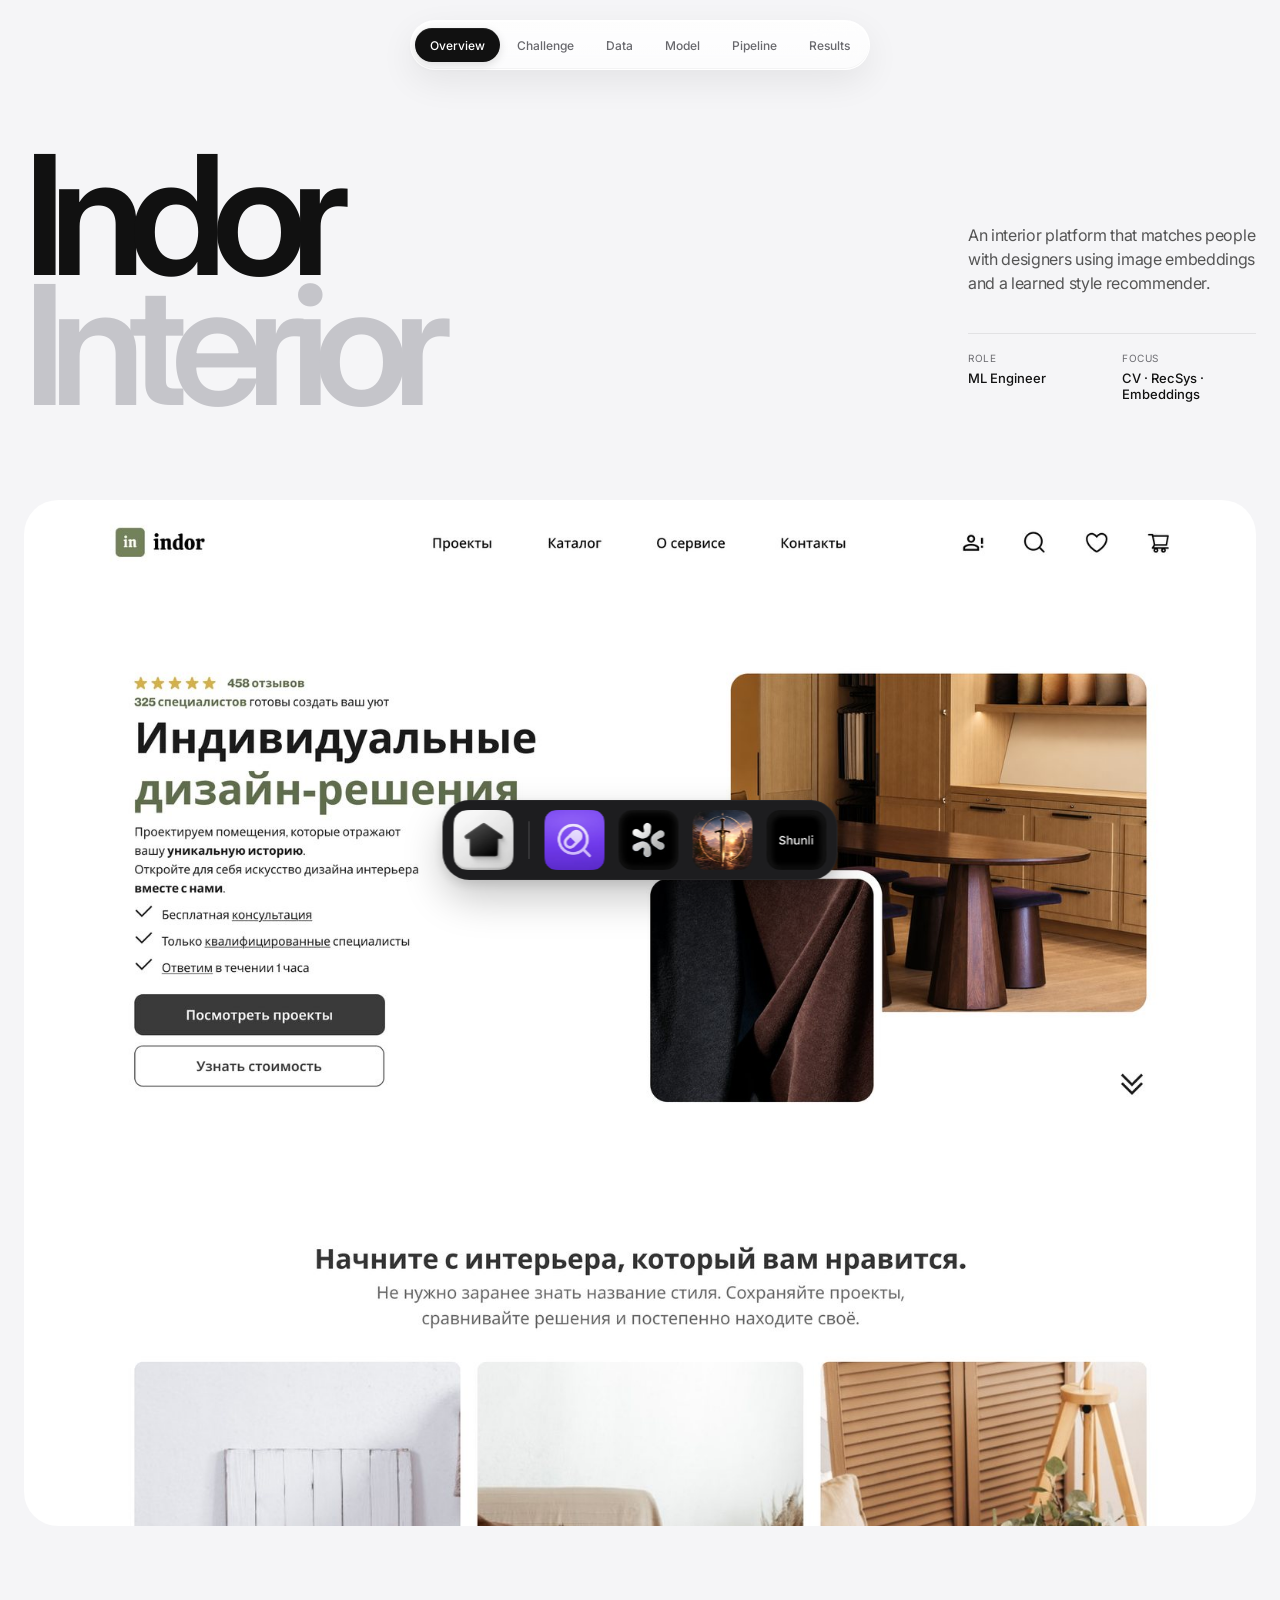
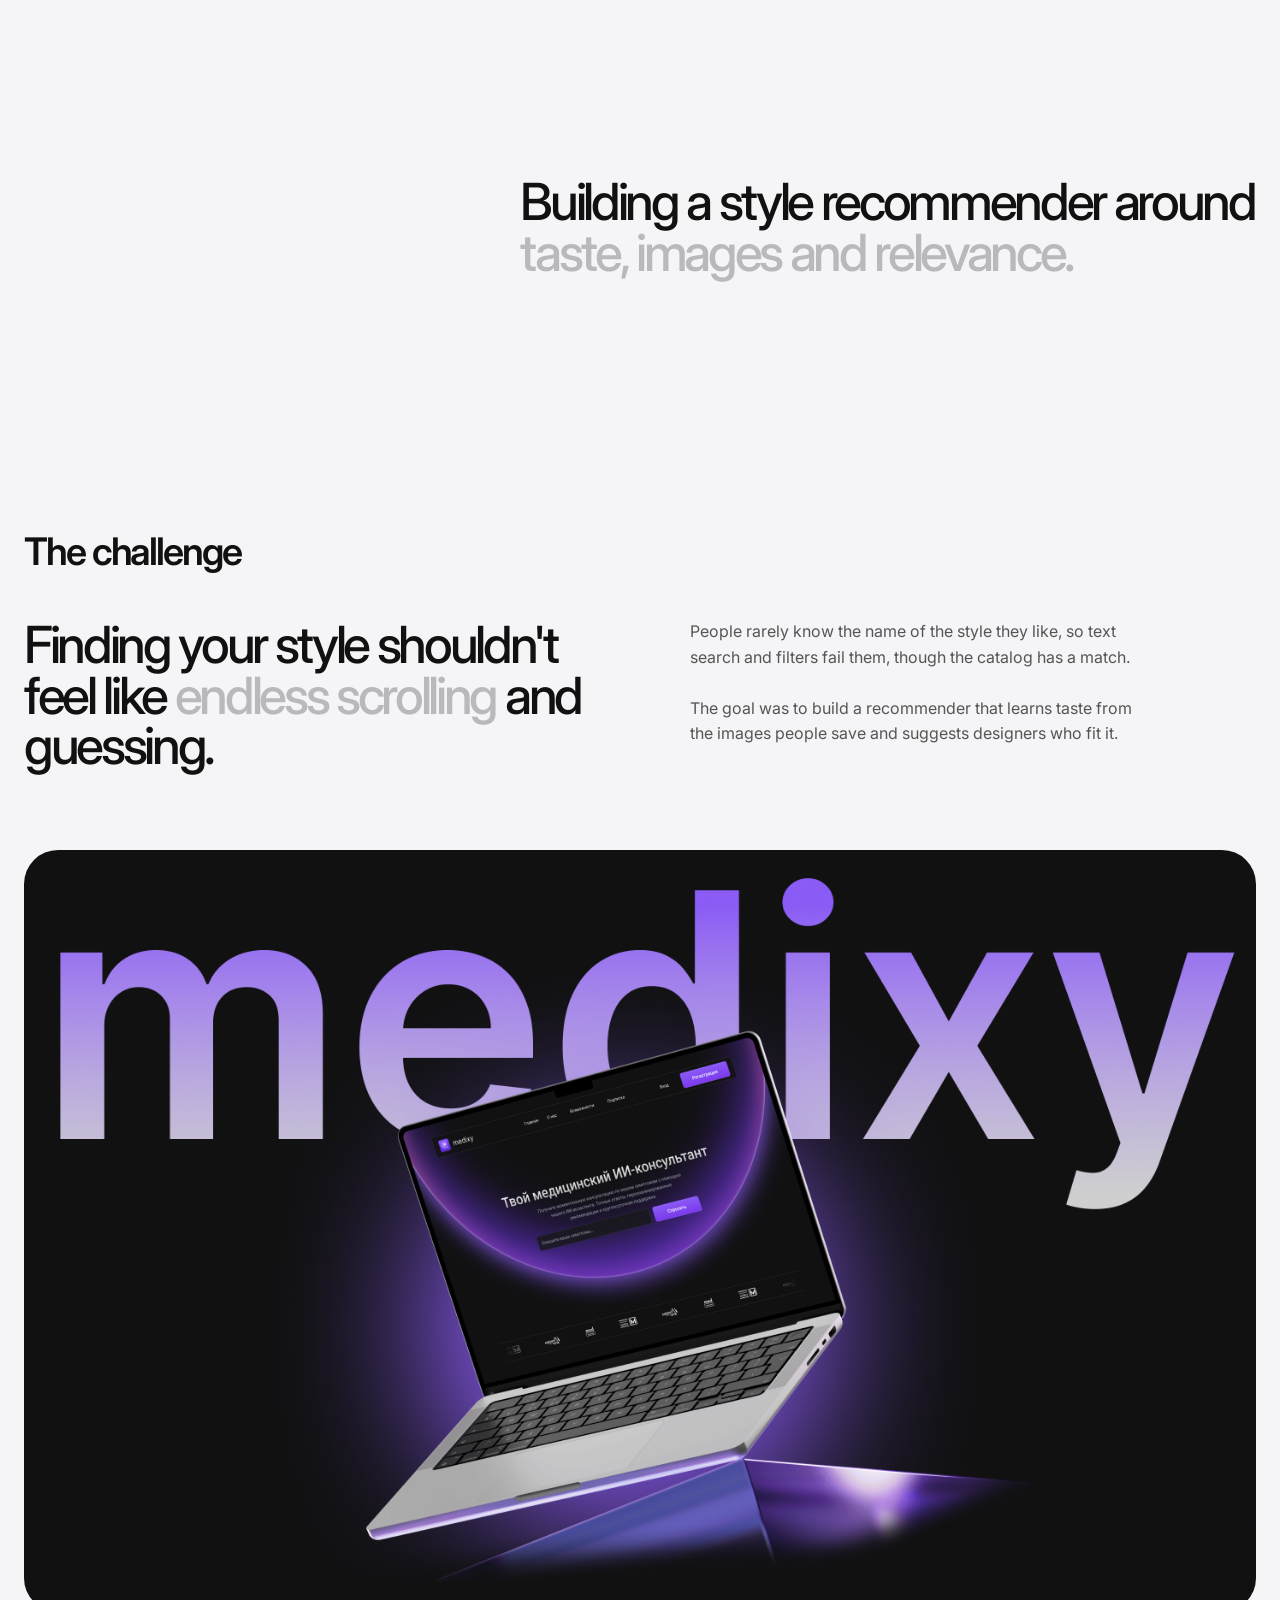
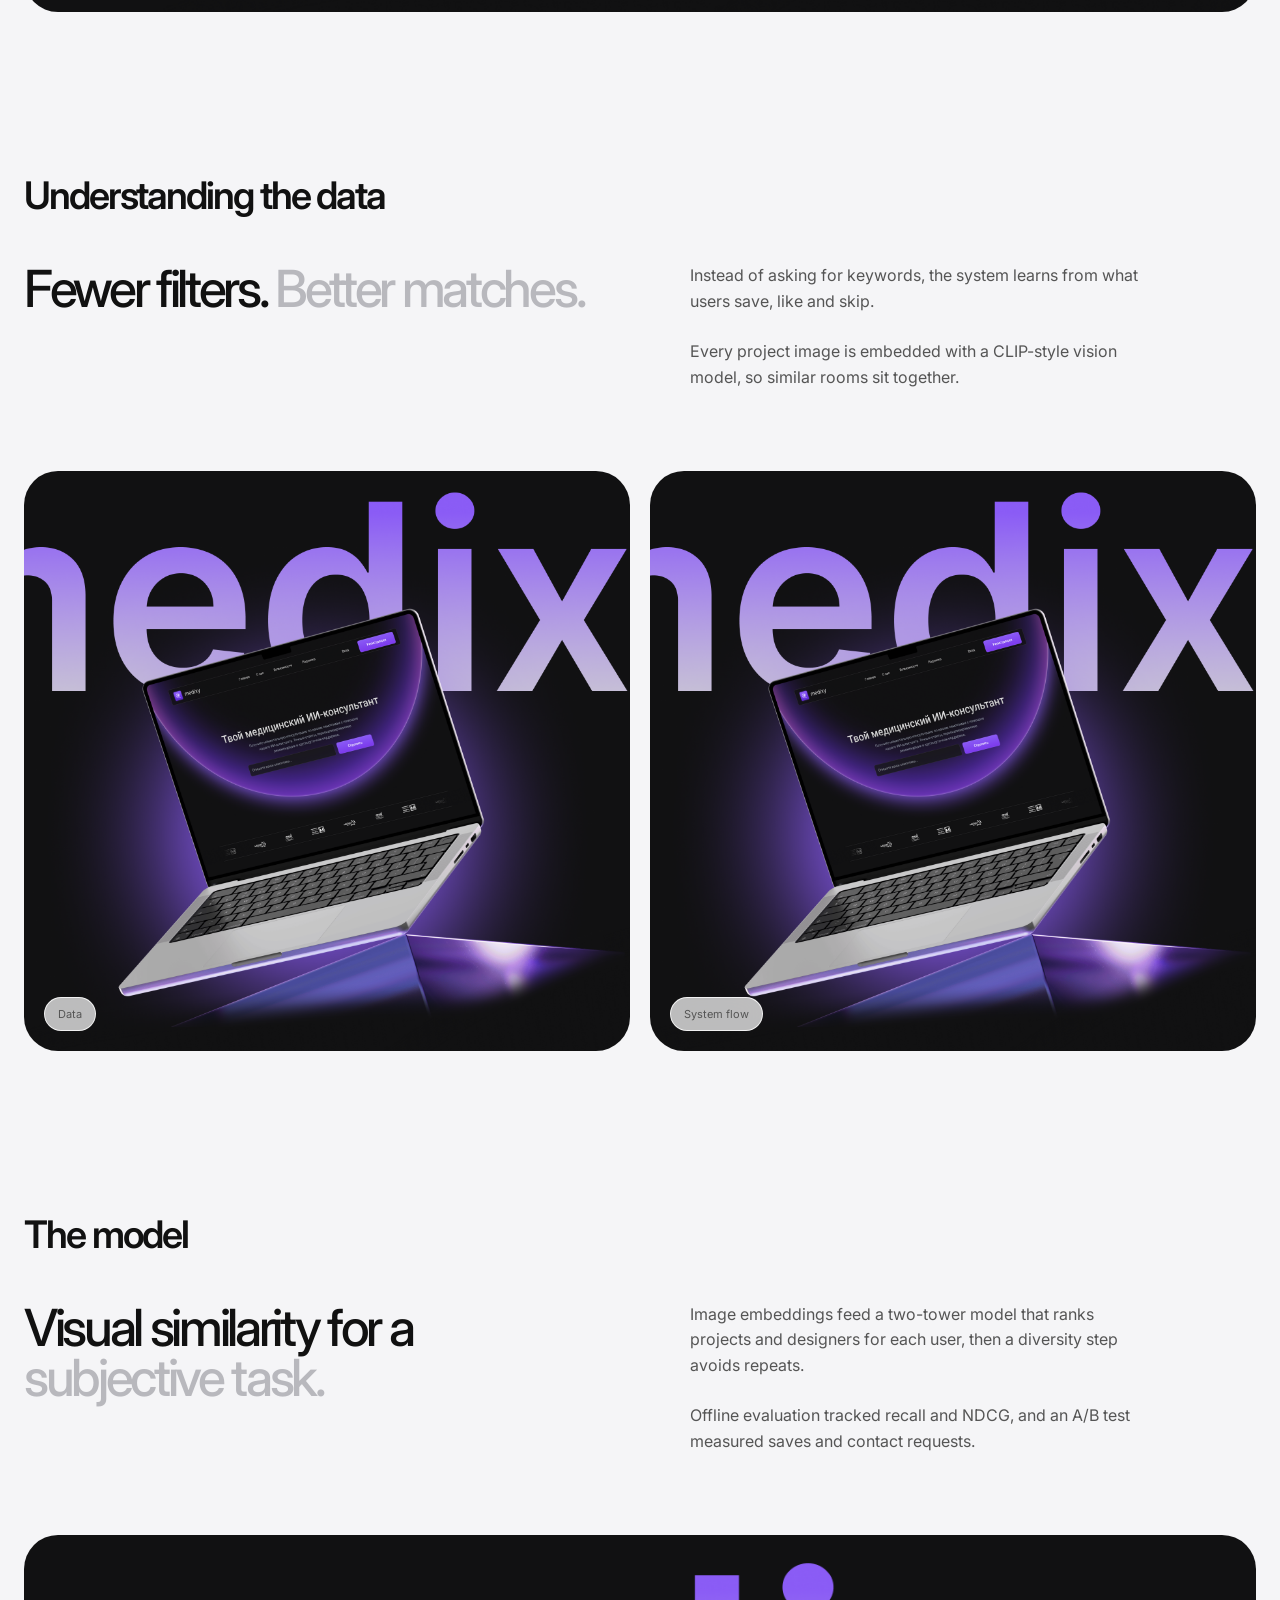
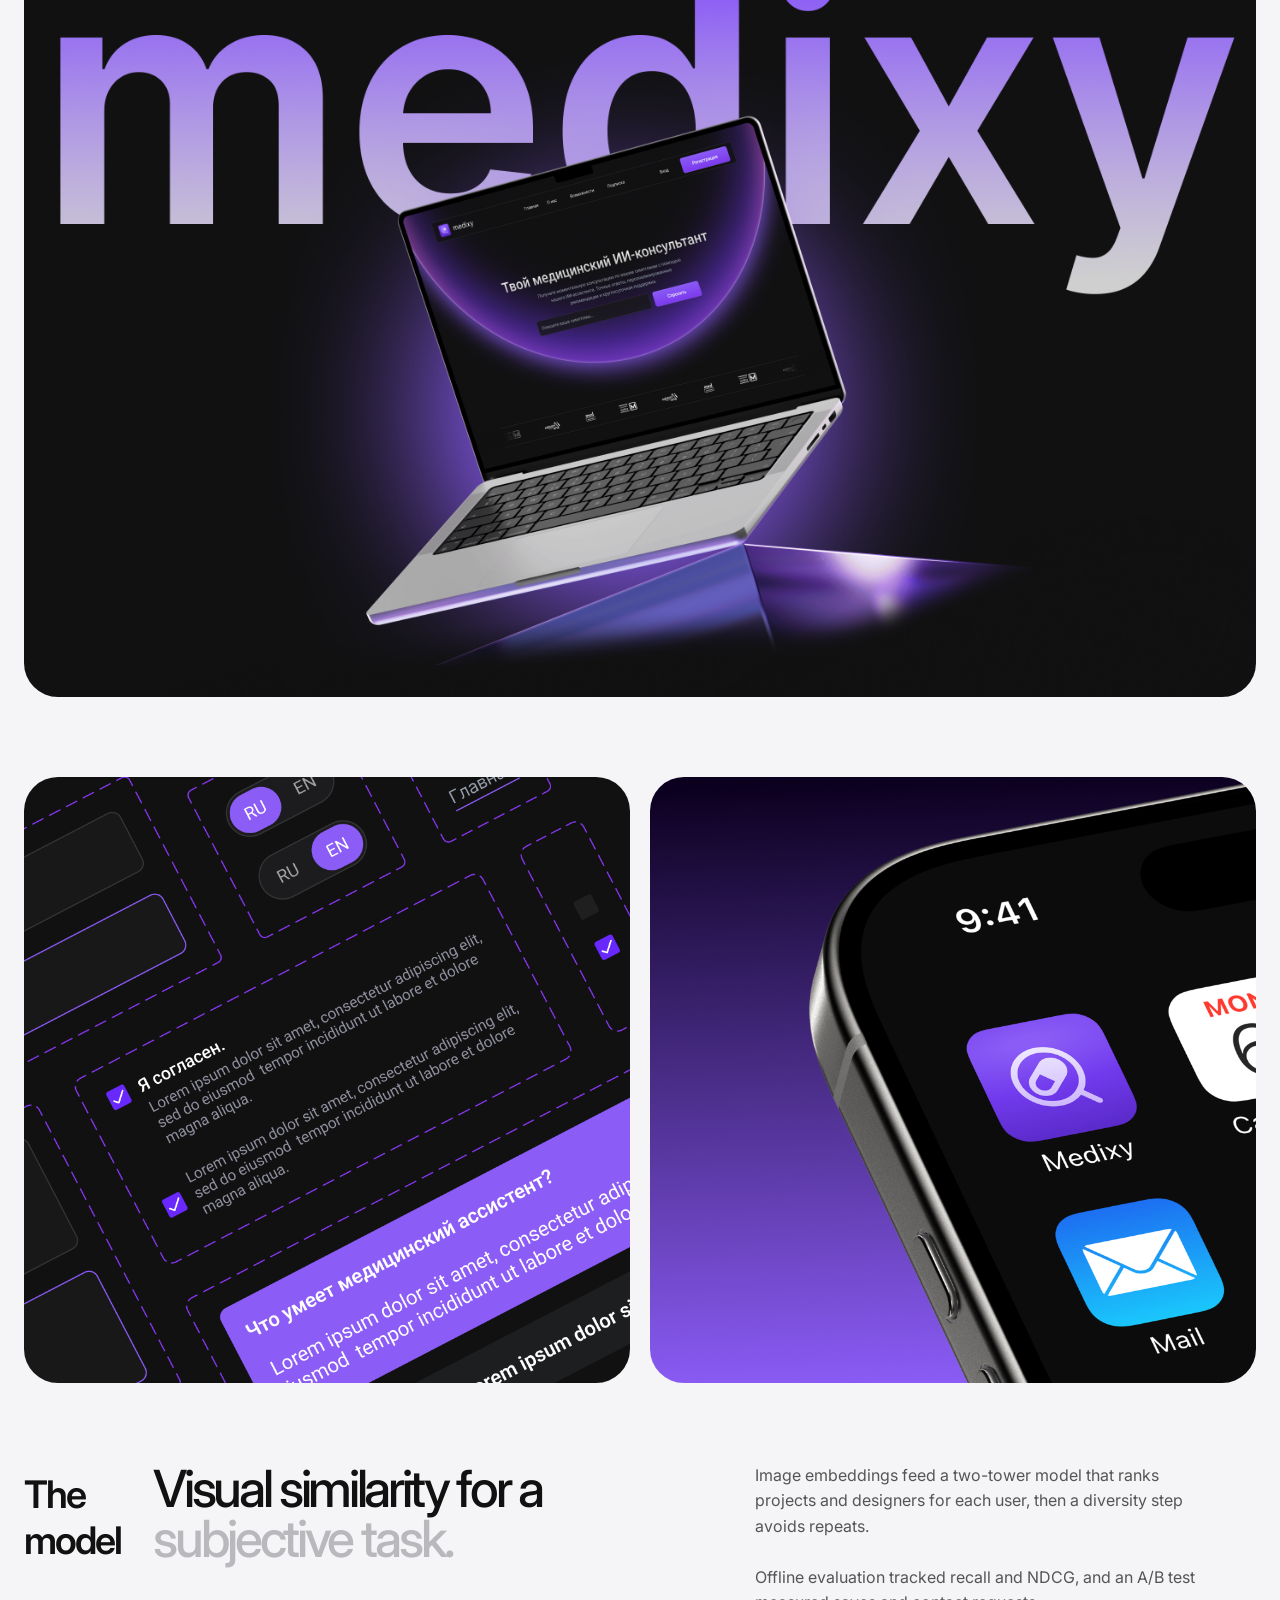
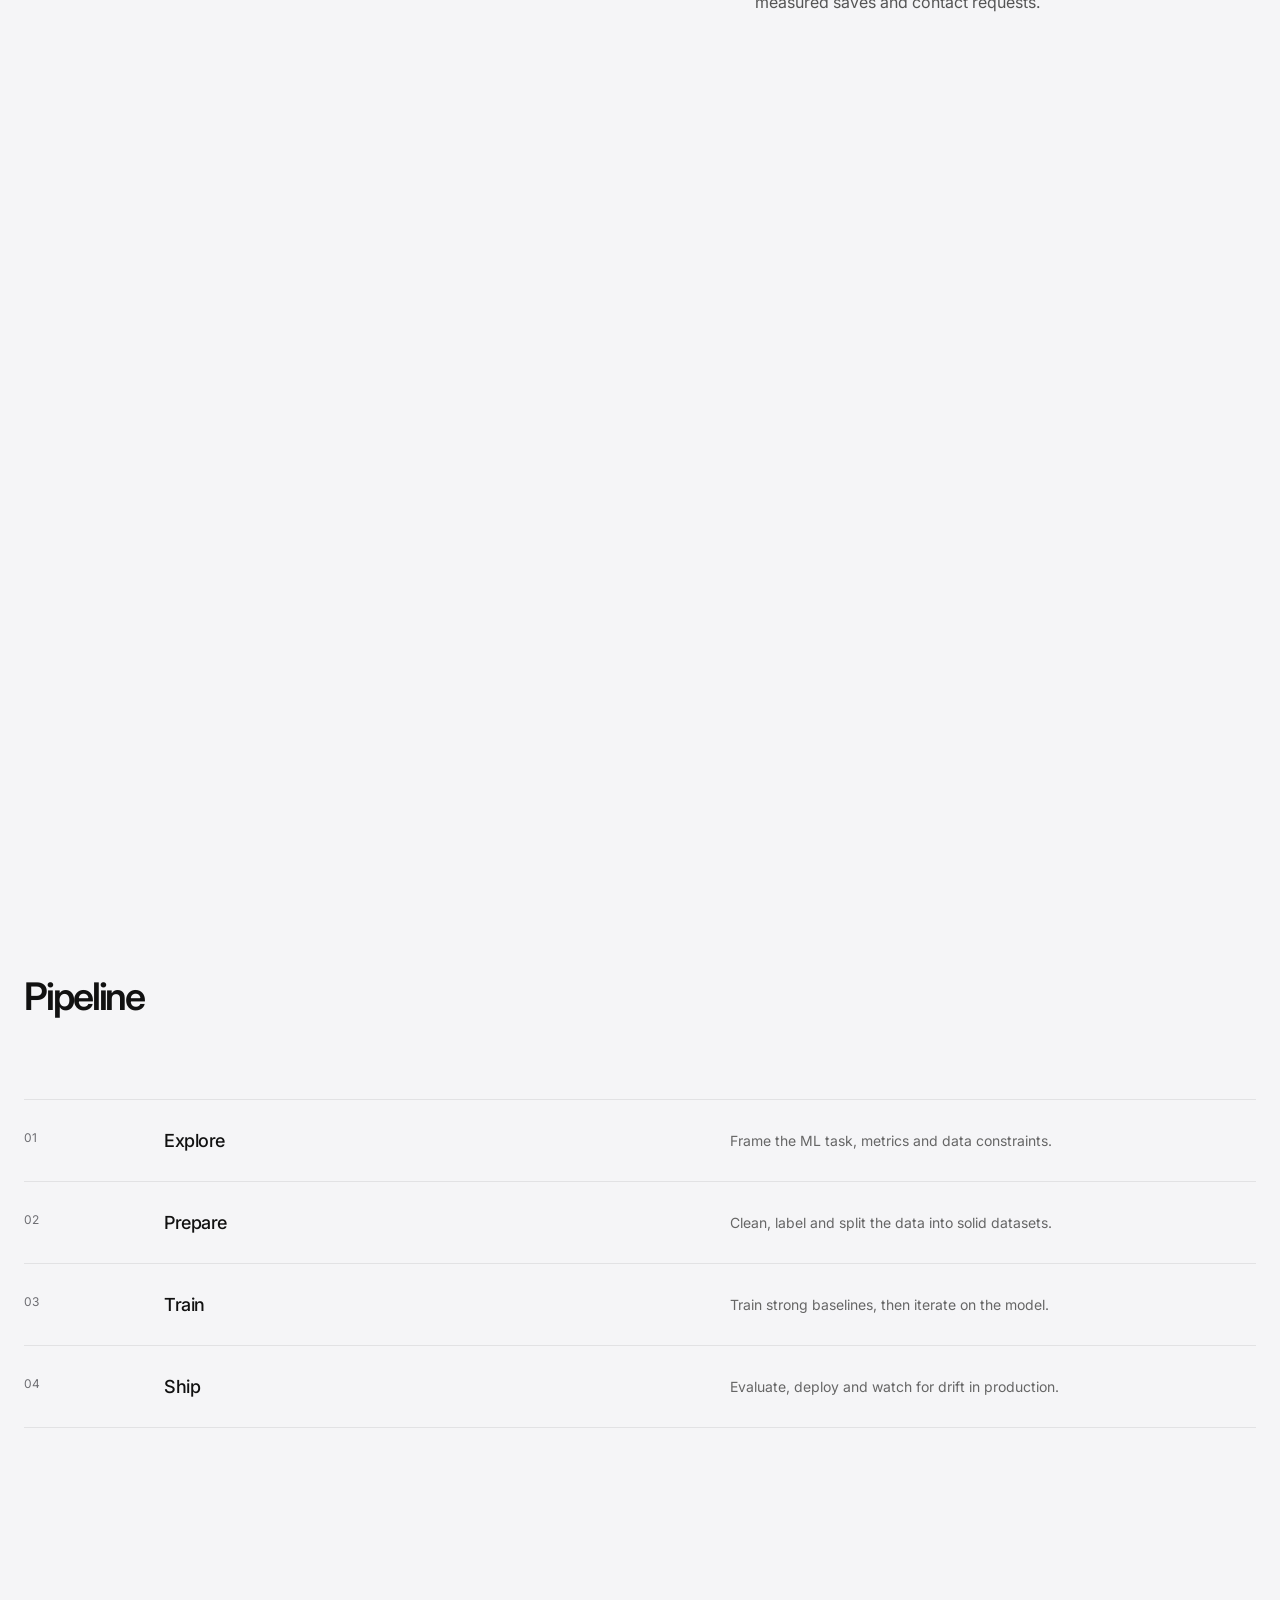
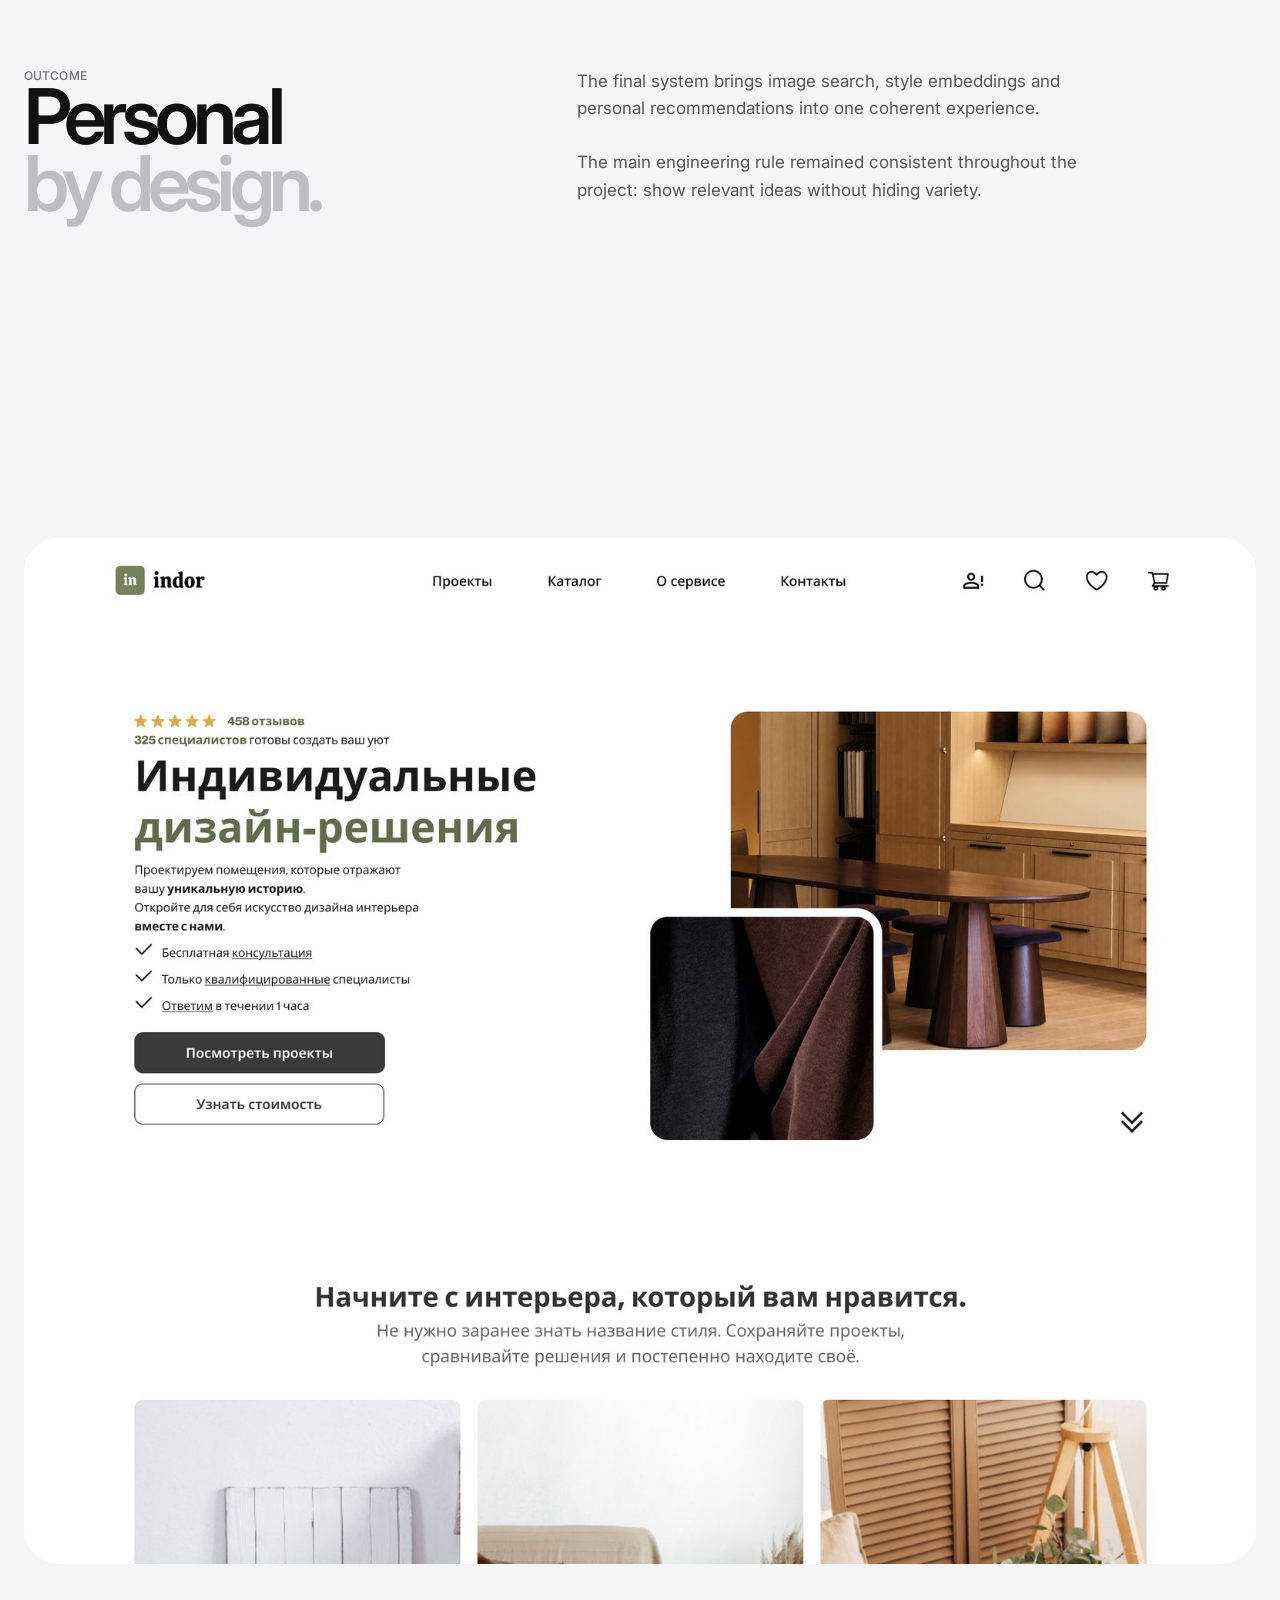
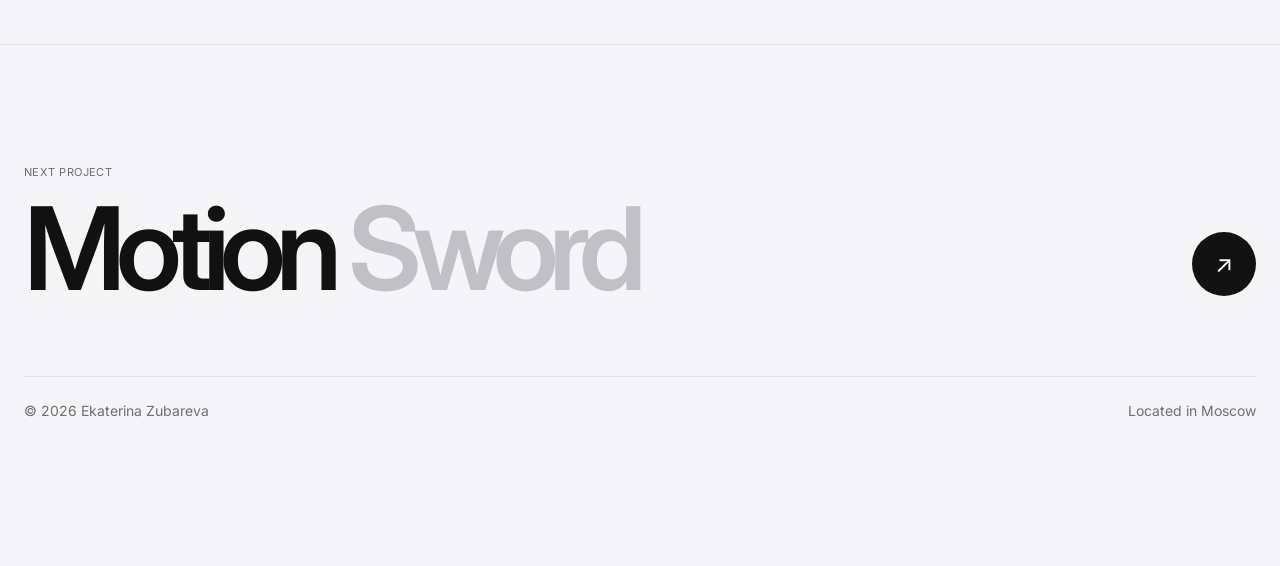
<file: pages/indor-design.html>
<!DOCTYPE html>
<html lang="ru">

<head>
  <meta charset="UTF-8">
  <meta name="viewport" content="width=device-width, initial-scale=1.0">

  <title>Indor — Ekaterina Zubareva</title>

  <meta
    name="description"
    content="Indor — ML case study by Ekaterina Zubareva."
  >

  <link rel="preconnect" href="https://fonts.googleapis.com">
  <link rel="preconnect" href="https://fonts.gstatic.com" crossorigin>

  <link
    href="https://fonts.googleapis.com/css2?family=Inter:wght@400;500;600;700&display=swap"
    rel="stylesheet"
  >

  <link rel="stylesheet" href="../dock.css?v=6">
  <script src="../dock.js?v=6" defer></script>

  <style>

    /* =========================================================
       RESET
    ========================================================= */

    *,
    *::before,
    *::after {
      margin: 0;
      padding: 0;
      box-sizing: border-box;
    }

    html {
      scroll-behavior: smooth;
      scroll-padding-top: 100px;
    }

    body {
      background: #f5f5f7;
      color: #111;
      font-family:
        -apple-system,
        BlinkMacSystemFont,
        "Inter",
        "SF Pro Display",
        "Helvetica Neue",
        Arial,
        sans-serif;
      -webkit-font-smoothing: antialiased;
      overflow-x: hidden;
    }

    a {
      color: inherit;
      text-decoration: none;
    }

    img {
      display: block;
      width: 100%;
      max-width: 100%;
    }

    button,
    input,
    textarea {
      font: inherit;
    }


    /* =========================================================
       VARIABLES
    ========================================================= */

    :root {
      --bg: #f5f5f7;
      --white: #fff;
      --black: #111;
      --gray: #6e6e73;
      --soft-gray: #a1a1a6;
      --line: rgba(0, 0, 0, .08);

      --max: 1380px;
      --radius: 34px;
    }


    /* =========================================================
       GLOBAL
    ========================================================= */

    .container {
      width: min(
        var(--max),
        calc(100% - 48px)
      );
      margin: 0 auto;
    }

    .eyebrow {
      color: var(--gray);
      font-size: 12px;
      font-weight: 500;
      letter-spacing: .01em;
      text-transform: uppercase;
    }


    /* =========================================================
       PROJECT NAVIGATION
    ========================================================= */

    .project-nav {
      position: fixed;
      z-index: 100;
      top: 20px;
      left: 50%;
      transform: translateX(-50%);

      display: flex;
      align-items: center;
      justify-content: center;

      width: max-content;
      max-width: calc(100% - 32px);
      height: 50px;

      padding: 4px;

      border-radius: 999px;

      background:
        linear-gradient(
          180deg,
          rgba(255,255,255,.86),
          rgba(255,255,255,.68)
        );

      backdrop-filter:
        blur(24px)
        saturate(180%);

      -webkit-backdrop-filter:
        blur(24px)
        saturate(180%);

      border:
        1px solid rgba(255,255,255,.82);

      box-shadow:
        0 12px 35px rgba(0,0,0,.07),
        inset 0 1px 0 rgba(255,255,255,.95),
        inset 0 -1px 0 rgba(0,0,0,.035);
    }

    .project-nav-links {
      position: relative;

      display: flex;
      align-items: center;
      gap: 2px;
      height: 100%;
    }


    /* =========================================================
       ACTIVE CAPSULE
    ========================================================= */

    .project-nav-active {
      position: absolute;
      z-index: 0;

      top: 3px;
      left: 0;

      height: calc(100% - 6px);

      border-radius: 999px;

      background: #111;

      box-shadow:
        0 3px 10px rgba(0, 0, 0, .13),
        inset 0 1px 0 rgba(255, 255, 255, .08);

      opacity: 0;
      pointer-events: none;

      transform: translateX(0);

      transition:
        transform .42s cubic-bezier(.22, 1, .36, 1),
        width .35s cubic-bezier(.22, 1, .36, 1),
        opacity .18s ease;
    }


    .project-nav a {
      position: relative;
      z-index: 2;

      display: flex;
      align-items: center;
      justify-content: center;

      height: 42px;
      padding: 0 15px;

      border-radius: 999px;

      color: #68686d;

      font-size: 12px;
      font-weight: 500;

      white-space: nowrap;

      transition:
        color .25s ease,
        transform .2s ease;
    }

    .project-nav a:hover {
      color: #111;
    }

    .project-nav a.active {
      color: #fff;
    }

    .project-nav a:active {
      transform: scale(.96);
    }


    /* =========================================================
       BACK
    ========================================================= */

    .back {
      position: absolute;
      z-index: 90;

      left: 24px;
      top: 26px;

      display: flex;
      align-items: center;
      gap: 8px;

      color: var(--gray);

      font-size: 12px;
      font-weight: 500;

      transition:
        color .25s ease,
        transform .25s ease;
    }

    .back span {
      font-size: 16px;

      transition:
        transform .25s ease;
    }

    .back:hover {
      color: #111;
    }

    .back:hover span {
      transform: translateX(-4px);
    }


    /* =========================================================
       HERO
    ========================================================= */

    .project-hero {
      min-height: 100svh;

      display: flex;
      align-items: flex-end;

      padding:
        150px 0
        80px;

      position: relative;
    }

    .project-hero-grid {
      display: grid;

      grid-template-columns:
        minmax(0, 1.5fr)
        minmax(260px, .5fr);

      gap: 80px;

      align-items: end;
    }

    .project-title {
      max-width: 1000px;

      font-size:
        clamp(80px, 13vw, 190px);

      line-height: .78;

      letter-spacing: -.095em;

      font-weight: 600;
    }

    .project-title span {
      display: block;
      color: #c5c5ca;
    }

    .project-intro {
      padding-bottom: 8px;
    }

    .project-intro-text {
      max-width: 340px;

      margin-top: 24px;

      color: #555;

      font-size: 16px;
      line-height: 1.5;

      letter-spacing: -.02em;
    }

    .project-meta {
      display: grid;

      grid-template-columns:
        1fr
        1fr;

      gap: 20px;

      margin-top: 38px;

      padding-top: 18px;

      border-top:
        1px solid var(--line);
    }

    .meta-label {
      color: var(--gray);

      font-size: 10px;

      text-transform: uppercase;

      letter-spacing: .05em;

      margin-bottom: 6px;
    }

    .meta-value {
      font-size: 13px;
      font-weight: 500;
    }


    /* =========================================================
       HERO IMAGE
    ========================================================= */

    .hero-image {
      margin-top: 90px;

      width: 100%;

      min-height: 720px;

      border-radius: var(--radius);

      overflow: hidden;

      position: relative;

      background: #e9e9ed;
    }

    .hero-image img {
      width: 100%;
      height: 100%;

      min-height: 720px;

      object-fit: cover;

      transition:
        transform 1s cubic-bezier(.2,.8,.2,1);
    }

    .hero-image:hover img {
      transform: scale(1.025);
    }


    /* =========================================================
       PLACEHOLDER IMAGE
    ========================================================= */

    .image-placeholder {
      width: 100%;
      height: 100%;

      min-height: 720px;

      display: flex;

      align-items: center;
      justify-content: center;

      background:
        radial-gradient(
          circle at 50% 35%,
          #ffffff,
          #e7e8ed 65%,
          #d8d9df
        );

      color: #999;

      font-size: 13px;
    }


    /* =========================================================
       OVERVIEW
    ========================================================= */

    .overview {
      padding: 170px 0;
    }

    .overview-grid {
      display: grid;

      grid-template-columns:
        .7fr
        1.3fr;

      gap: 100px;
    }

    .overview-title {
      font-size: 14px;
      font-weight: 500;
    }

    .overview-text {
      max-width: 800px;

      font-size:
        clamp(32px, 4vw, 58px);

      line-height: 1;

      letter-spacing: -.065em;

      font-weight: 500;
    }

    .overview-text span {
      color: #b8b8bd;
    }


    /* =========================================================
       SECTION
    ========================================================= */

    .case-section {
      padding: 80px 0;
    }

    .case-header {
      display: flex;

      align-items: baseline;
      justify-content: space-between;

      margin-bottom: 45px;
    }

    .case-title {
      font-size: 38px;

      font-weight: 600;

      letter-spacing: -.055em;
    }

    .case-number {
      color: var(--gray);

      font-size: 11px;
    }


    /* =========================================================
       TEXT BLOCK
    ========================================================= */

    .text-grid {
      display: grid;

      grid-template-columns:
        1fr
        1fr;

      gap: 100px;
    }

    .text-large {
      max-width: 650px;

      font-size:
        clamp(32px, 4vw, 56px);

      line-height: .98;

      letter-spacing: -.065em;

      font-weight: 500;
    }

    .text-large span {
      color: #b8b8bd;
    }

    .text-body {
      max-width: 460px;

      color: #555;

      font-size: 16px;

      line-height: 1.6;
    }

    .text-body p + p {
      margin-top: 25px;
    }


    /* =========================================================
       IMAGE GRID
    ========================================================= */

    .image-grid {
      display: grid;

      grid-template-columns:
        1fr
        1fr;

      gap: 20px;

      margin-top: 80px;
    }

    .case-image {
      position: relative;

      overflow: hidden;

      border-radius: var(--radius);

      background: #e9e9ed;
    }

    .case-image img {
      width: 100%;

      height: 100%;

      min-height: 580px;

      object-fit: cover;

      transition:
        transform .8s cubic-bezier(.2,.8,.2,1);
    }

    .case-image:hover img {
      transform: scale(1.025);
    }

    .image-caption {
      position: absolute;

      left: 20px;
      bottom: 20px;

      padding: 9px 13px;

      border-radius: 999px;

      background:
        rgba(255,255,255,.72);

      backdrop-filter: blur(15px);

      -webkit-backdrop-filter: blur(15px);

      border:
        1px solid rgba(255,255,255,.8);

      font-size: 11px;

      color: #555;
    }


    /* =========================================================
       FULL IMAGE
    ========================================================= */

    .full-image {
      margin-top: 80px;

      border-radius: var(--radius);

      overflow: hidden;

      background: #e9e9ed;
    }

    .full-image img {
      width: 100%;

      height: auto;

      min-height: 650px;

      object-fit: cover;

      transition:
        transform .8s cubic-bezier(.2,.8,.2,1);
    }

    .full-image:hover img {
      transform: scale(1.015);
    }


    /* =========================================================
       PRODUCT INTERFACE
    ========================================================= */

    .product-interface {
      margin-top: 80px;
    }

    .product-interface-header {
      display: flex;

      align-items: center;
      justify-content: space-between;

      margin-bottom: 22px;
    }

    .product-interface-pill {
      display: inline-flex;

      align-items: center;

      gap: 8px;

      padding: 9px 14px;

      border-radius: 999px;

      background: #111;

      color: #fff;

      font-size: 11px;

      font-weight: 500;

      letter-spacing: .01em;
    }

    .product-interface-pill::before {
      content: "";

      width: 6px;
      height: 6px;

      border-radius: 50%;

      background: #fff;
    }

    .product-interface-note {
      color: var(--soft-gray);

      font-size: 11px;
    }

    .figma-wrapper {
      position: relative;

      width: 100%;

      overflow: hidden;

      border-radius: var(--radius);
      
    }

    .figma-wrapper iframe {
      display: block;

      width: 100%;

      height: 760px;

      border: 0;
    }

    .figma-footer {
      display: flex;

      align-items: center;
      justify-content: space-between;

      margin-top: 15px;

      color: var(--soft-gray);

      font-size: 11px;
    }

    .figma-footer a {
      color: #111;

      font-weight: 500;

      transition: opacity .2s ease;
    }

    .figma-footer a:hover {
      opacity: .5;
    }


    /* =========================================================
       PROCESS
    ========================================================= */

    .process {
      margin-top: 80px;

      border-top:
        1px solid var(--line);
    }

    .process-row {
      display: grid;

      grid-template-columns:
        100px
        1fr
        1fr;

      gap: 40px;

      padding: 30px 0;

      border-bottom:
        1px solid var(--line);
    }

    .process-number {
      color: var(--gray);

      font-size: 12px;
    }

    .process-title {
      font-size: 18px;

      font-weight: 500;

      letter-spacing: -.025em;
    }

    .process-description {
      max-width: 420px;

      color: #666;

      font-size: 14px;

      line-height: 1.5;
    }


    /* =========================================================
       RESULTS
    ========================================================= */

    .results {
      padding:
        160px 0;
    }

    .results-grid {
      display: grid;

      grid-template-columns:
        .8fr
        1.2fr;

      gap: 100px;

      align-items: start;
    }

    .results-title {
      font-size:
        clamp(48px, 6vw, 80px);

      line-height: .88;

      letter-spacing: -.075em;

      font-weight: 600;
    }

    .results-title span {
      color: #bdbdc2;
    }

    .results-text {
      max-width: 500px;

      color: #555;

      font-size: 17px;

      line-height: 1.6;
    }


    /* =========================================================
       NEXT PROJECT
    ========================================================= */

    .next-project {
      padding:
        120px 0
        80px;

      border-top:
        1px solid var(--line);
    }

    .next-project-link {
      display: flex;

      align-items: flex-end;

      justify-content: space-between;

      gap: 40px;
    }

    .next-label {
      color: var(--gray);

      font-size: 11px;

      text-transform: uppercase;

      letter-spacing: .04em;

      margin-bottom: 22px;
    }

    .next-title {
      font-size:
        clamp(58px, 9vw, 130px);

      line-height: .82;

      letter-spacing: -.085em;

      font-weight: 600;

      transition:
        color .3s ease;
    }

    .next-title span {
      color: #c0c0c5;
    }

    .next-arrow {
      width: 64px;
      height: 64px;

      flex: 0 0 auto;

      display: flex;

      align-items: center;
      justify-content: center;

      border-radius: 50%;

      background: #111;

      color: #fff;

      font-size: 24px;

      transition:
        transform .35s cubic-bezier(.2,.8,.2,1);
    }

    .next-project-link:hover .next-arrow {
      transform:
        translate(5px,-5px);
    }


    /* =========================================================
       FOOTER
    ========================================================= */

    .footer {
      padding:
        25px 0
        35px;

      border-top:
        1px solid var(--line);

      display: flex;

      justify-content: space-between;

      color: var(--gray);

      font-size: 14px;
    }


    /* =========================================================
       REVEAL
    ========================================================= */

    .reveal {
      opacity: 0;

      transform:
        translateY(28px);

      transition:
        opacity .8s ease,
        transform .8s cubic-bezier(.2,.8,.2,1);
    }

    .reveal.visible {
      opacity: 1;

      transform:
        translateY(0);
    }


    /* =========================================================
       TABLET
    ========================================================= */

    @media (max-width: 900px) {

      .back {
        position: absolute;

        left: 18px;
        top: 84px;
      }

      .project-nav {
        top: 14px;

        max-width:
          calc(100% - 24px);

        overflow: hidden;
      }

      .project-nav-links {
        max-width:
          calc(100vw - 36px);

        overflow-x: auto;

        scrollbar-width: none;
      }

      .project-nav-links::-webkit-scrollbar {
        display: none;
      }

      .project-nav a {
        flex: 0 0 auto;
      }

      .project-hero {
        padding-top: 170px;
      }

      .project-hero-grid {
        grid-template-columns: 1fr;

        gap: 50px;
      }

      .project-intro {
        max-width: 500px;
      }

      .overview-grid {
        grid-template-columns: 1fr;

        gap: 40px;
      }

      .text-grid {
        grid-template-columns: 1fr;

        gap: 50px;
      }

      .results-grid {
        grid-template-columns: 1fr;

        gap: 50px;
      }

      .process-row {
        grid-template-columns:
          70px
          1fr;

        gap: 20px;
      }

      .process-description {
        grid-column: 2;
      }

      .figma-wrapper iframe {
        height: 650px;
      }
    }


    /* =========================================================
       MOBILE
    ========================================================= */

    @media (max-width: 600px) {

      .container {
        width:
          calc(100% - 28px);
      }

      .project-nav {
        top: 10px;

        height: 46px;

        max-width:
          calc(100% - 20px);
      }

      .project-nav a {
        height: 38px;

        padding: 0 10px;

        font-size: 10px;
      }

      .back {
        left: 14px;
        top: 72px;

        font-size: 11px;
      }

      .project-hero {
        min-height: auto;

        padding:
          140px 0
          55px;
      }

      .project-title {
        font-size:
          19vw;

        line-height: .82;
      }

      .project-intro {
        padding-bottom: 0;
      }

      .project-intro-text {
        font-size: 15px;
      }

      .project-meta {
        margin-top: 30px;
      }

      .hero-image {
        margin-top: 45px;

        min-height: 440px;

        border-radius: 25px;
      }

      .hero-image img,
      .image-placeholder {
        min-height: 440px;
      }

      .overview {
        padding: 100px 0;
      }

      .overview-text {
        font-size: 38px;
      }

      .case-section {
        padding: 55px 0;
      }

      .case-header {
        margin-bottom: 30px;
      }

      .case-title {
        font-size: 30px;
      }

      .text-large {
        font-size: 38px;
      }

      .text-body {
        font-size: 15px;
      }

      .image-grid {
        grid-template-columns: 1fr;

        gap: 14px;

        margin-top: 45px;
      }

      .case-image img {
        min-height: 430px;
      }

      .full-image {
        margin-top: 45px;

        border-radius: 25px;
      }

      .full-image img {
        min-height: 430px;
      }

      .product-interface {
        margin-top: 55px;
      }

      .product-interface-header {
        align-items: flex-start;

        flex-direction: column;

        gap: 12px;
      }

      .product-interface-note {
        font-size: 10px;
      }

      .figma-wrapper {
        border-radius: 24px;
      }

      .figma-wrapper iframe {
        height: 620px;
      }

      .figma-footer {
        align-items: flex-start;

        flex-direction: column;

        gap: 8px;
      }

      .process {
        margin-top: 45px;
      }

      .process-row {
        padding: 22px 0;
      }

      .results {
        padding: 100px 0;
      }

      .results-title {
        font-size: 58px;
      }

      .results-text {
        font-size: 15px;
      }

      .next-project {
        padding:
          90px 0
          60px;
      }

      .next-project-link {
        align-items: flex-start;
      }

      .next-title {
        font-size: 17vw;
      }

      .next-arrow {
        width: 48px;
        height: 48px;

        font-size: 18px;
      }

      .footer {
        flex-direction: column;

        gap: 8px;
      }
    }


    /* =========================================================
       REDUCED MOTION
    ========================================================= */

    @media (prefers-reduced-motion: reduce) {

      html {
        scroll-behavior: auto;
      }

      *,
      *::before,
      *::after {
        animation-duration: .01ms !important;

        animation-iteration-count: 1 !important;

        transition-duration: .01ms !important;
      }
    }

  </style>
</head>


<body>


  <!-- ======================================================
       PROJECT NAVIGATION
  ====================================================== -->

  <nav class="project-nav">

    <div class="project-nav-links">

      <span
        class="project-nav-active"
        aria-hidden="true"
      ></span>

      <a href="#overview" class="active">
        Overview
      </a>

      <a href="#challenge">
        Challenge
      </a>

      <a href="#research">
        Data
      </a>

      <a href="#interface">
        Model
      </a>

      <a href="#process">
        Pipeline
      </a>

      <a href="#result">
        Results
      </a>

    </div>

  </nav>

  <main>


    <!-- ====================================================
         PROJECT HERO
    ==================================================== -->

    <section class="project-hero">

      <div class="container">

        <div class="project-hero-grid">


          <div>

            <h1 class="project-title">

              Indor

              <span>
                Interior
              </span>

            </h1>

          </div>


          <div class="project-intro">

            <p class="project-intro-text">

              An interior platform that
              matches people with designers
              using image embeddings and
              a learned style recommender.

            </p>


            <div class="project-meta">

              <div>

                <div class="meta-label">
                  Role
                </div>

                <div class="meta-value">
                  ML Engineer
                </div>

              </div>


              <div>

                <div class="meta-label">
                  Focus
                </div>

                <div class="meta-value">
                  CV · RecSys · Embeddings
                </div>

              </div>

            </div>

          </div>

        </div>


        <div class="hero-image">

          <img
            src="../assets/indor_cover.jpg"
            alt="Medixy health assistant interface"
          >

        </div>

      </div>

    </section>


    <!-- ====================================================
         OVERVIEW
    ==================================================== -->

    <section
      class="overview"
      id="overview"
    >

      <div class="container overview-grid">

        <div>

        </div>

        <div>

          <p class="overview-text">

            Building a style recommender
            around

            <span>
              taste, images and relevance.
            </span>

          </p>

        </div>

      </div>

    </section>


    <!-- ====================================================
         CHALLENGE
    ==================================================== -->

    <section
      class="case-section"
      id="challenge"
    >

      <div class="container">


        <div class="case-header">

          <h2 class="case-title">
            The challenge
          </h2>

        </div>


        <div class="text-grid">


          <div>

            <p class="text-large">

              Finding your style
              shouldn't feel like

              <span>
                endless scrolling
              </span>

              and guessing.

            </p>

          </div>


          <div class="text-body">

            <p>

              People rarely know the name
              of the style they like, so text
              search and filters fail them,
              though the catalog has a match.

            </p>

            <p>

              The goal was to build a
              recommender that learns taste
              from the images people save and
              suggests designers who fit it.

            </p>

          </div>

        </div>


        <div class="full-image">

          <img
            src="../assets/Medixy_photo1.png"
            alt="Medixy interface overview"
          >
        </div>

      </div>

    </section>


    <!-- ====================================================
         RESEARCH
    ==================================================== -->

    <section
      class="case-section"
      id="research"
    >

      <div class="container">


        <div class="case-header">

          <h2 class="case-title">
            Understanding the data
          </h2>

        </div>


        <div class="text-grid">


          <div>

            <p class="text-large">

              Fewer filters.

              <span>
                Better matches.
              </span>

            </p>

          </div>


          <div class="text-body">

            <p>

              Instead of asking for keywords,
              the system learns from what users
              save, like and skip.

            </p>

            <p>

              Every project image is embedded
              with a CLIP-style vision model,
              so similar rooms sit together.

            </p>

          </div>

        </div>


        <div class="image-grid">


          <div class="case-image">

            <img
              src="../assets/Medixy_photo1.png"
              alt="Medixy research"
            >

            <div class="image-caption">
              Data
            </div>

          </div>


          <div class="case-image">

            <img
              src="../assets/Medixy_photo1.png"
              alt="Medixy user flow"
            >

            <div class="image-caption">
              System flow
            </div>

          </div>


        </div>

      </div>

    </section>


    <!-- ====================================================
         INTERFACE
    ==================================================== -->

    <section
      class="case-section"
      id="interface"
    >

      <div class="container">


        <div class="case-header">

          <h2 class="case-title">
            The model
          </h2>

        </div>


        <div class="text-grid">


          <div>

            <p class="text-large">

              Visual similarity
              for a

              <span>
                subjective task.
              </span>

            </p>

          </div>


          <div class="text-body">

            <p>

              Image embeddings feed a two-tower
              model that ranks projects and
              designers for each user, then a
              diversity step avoids repeats.

            </p>

            <p>

              Offline evaluation tracked
              recall and NDCG, and an A/B
              test measured saves and contact
              requests.

            </p>

          </div>

        </div>


        <div class="full-image">

          <img
            src="../assets/Medixy_photo1.png"
            alt="Medixy user interface"
          >

        </div>


        <div class="image-grid">


          <div class="case-image">

            <img
              src="../assets/Medixy_photo2.png"
              alt="Medixy screen"
            >

          </div>


          <div class="case-image">

            <img
              src="../assets/Medixy_photo3.png"
              alt="Medixy screen"
            >

          </div>


        </div>


        <!-- ==================================================
             PRODUCT INTERFACE / FIGMA
        ================================================== -->

        <div class="product-interface">

          <div class="product-interface-header">
            <div class="case-header">

          <h2 class="case-title">
            The model
          </h2>

        </div>


        <div class="text-grid">


          <div>

            <p class="text-large">

              Visual similarity
              for a

              <span>
                subjective task.
              </span>

            </p>

          </div>


          <div class="text-body">

            <p>

              Image embeddings feed a two-tower
              model that ranks projects and
              designers for each user, then a
              diversity step avoids repeats.

            </p>

            <p>

              Offline evaluation tracked
              recall and NDCG, and an A/B
              test measured saves and contact
              requests.

            </p>

          </div>

        </div>

          </div>


          <div class="figma-wrapper">

            <iframe width="800" height="450" src="https://embed.figma.com/design/9Te8fG1mSeZIaVgye6ht7o/Indor-Website?node-id=0-1&embed-host=share" allowfullscreen></iframe>
          </div>


          <div class="figma-footer">

          </div>

        </div>

      </div>

    </section>


    <!-- ====================================================
         PROCESS
    ==================================================== -->

    <section
      class="case-section"
      id="process"
    >

      <div class="container">


        <div class="case-header">

          <h2 class="case-title">
            Pipeline
          </h2>

        </div>


        <div class="process">


          <div class="process-row">

            <div class="process-number">
              01
            </div>

            <div class="process-title">
              Explore
            </div>

            <div class="process-description">

              Frame the ML task,
              metrics and data constraints.

            </div>

          </div>


          <div class="process-row">

            <div class="process-number">
              02
            </div>

            <div class="process-title">
              Prepare
            </div>

            <div class="process-description">

              Clean, label and split
              the data into solid datasets.

            </div>

          </div>


          <div class="process-row">

            <div class="process-number">
              03
            </div>

            <div class="process-title">
              Train
            </div>

            <div class="process-description">

              Train strong baselines,
              then iterate on the model.

            </div>

          </div>


          <div class="process-row">

            <div class="process-number">
              04
            </div>

            <div class="process-title">
              Ship
            </div>

            <div class="process-description">

              Evaluate, deploy and watch
              for drift in production.

            </div>

          </div>


        </div>

      </div>

    </section>


    <!-- ====================================================
         RESULT
    ==================================================== -->

    <section
      class="results"
      id="result"
    >

      <div class="container results-grid">


        <div>

          <div class="eyebrow">
            Outcome
          </div>

          <h2 class="results-title">

            Personal

            <br>

            <span>
              by design.
            </span>

          </h2>

        </div>


        <div>

          <p class="results-text">

            The final system brings
            image search, style embeddings
            and personal recommendations
            into one coherent experience.

            <br>
            <br>

            The main engineering rule remained
            consistent throughout the project:
            show relevant ideas without hiding
            variety.

          </p>

        </div>

      </div>

    </section>


    <!-- ====================================================
         FINAL IMAGE
    ==================================================== -->

    <section class="case-section">

      <div class="container">

        <div class="full-image">

          <img
            src="../assets/indor_cover.jpg"
            alt="Medixy final product"
          >

        </div>

      </div>

    </section>


    <!-- ====================================================
         NEXT PROJECT
    ==================================================== -->

    <section class="next-project">

      <div class="container">

        <a
          href="motion-sword.html"
          class="next-project-link"
        >

          <div>

            <div class="next-label">
              Next project
            </div>

            <h2 class="next-title">

              Motion

              <span>
                Sword
              </span>

            </h2>

          </div>


          <div class="next-arrow">
            ↗
          </div>

        </a>

      </div>

    </section>


  </main>


  <!-- ======================================================
       FOOTER
  ====================================================== -->

  <footer>

    <div class="container footer">

      <span>
        © 2026 Ekaterina Zubareva
      </span>

      <span>
        Located in Moscow
      </span>

    </div>

  </footer>


  <script>

    /* =========================================================
       PROJECT NAVIGATION
    ========================================================= */

    const projectNavLinks =
      document.querySelector(".project-nav-links");

    const projectNavActive =
      document.querySelector(".project-nav-active");

    const projectNavItems = [
      ...document.querySelectorAll(".project-nav a")
    ];


    function moveProjectNavActive(link) {

      if (!link) {

        projectNavActive.style.opacity = "0";

        return;

      }

      const linkRect =
        link.getBoundingClientRect();

      const parentRect =
        projectNavLinks.getBoundingClientRect();


      const x =
        linkRect.left -
        parentRect.left;


      projectNavActive.style.width =
        `${linkRect.width}px`;

      projectNavActive.style.transform =
        `translateX(${x}px)`;
      projectNavActive.style.opacity = "1";


      projectNavItems.forEach(item => {

        const active =
          item === link;

        item.classList.toggle(
          "active",
          active
        );

        if (active) {

          item.setAttribute(
            "aria-current",
            "page"
          );

        } else {

          item.removeAttribute(
            "aria-current"
          );

        }

      });

    }


    /* =========================================================
       NAV CLICK
    ========================================================= */

    projectNavItems.forEach(link => {

      link.addEventListener(
        "click",
        () => {
          moveProjectNavActive(link);
        }
      );

    });


    /* =========================================================
       CURRENT SECTION
    ========================================================= */

    const projectSections = [
      document.querySelector("#overview"),
      document.querySelector("#challenge"),
      document.querySelector("#research"),
      document.querySelector("#interface"),
      document.querySelector("#process"),
      document.querySelector("#result")
    ].filter(Boolean);


    let projectScrollTicking = false;


    function updateCurrentProjectSection() {

      const marker =
        window.scrollY +
        window.innerHeight * .45;


      let currentSection = null;


      projectSections.forEach(section => {

        const sectionTop =
          section.getBoundingClientRect().top +
          window.scrollY;


        if (sectionTop <= marker) {
          currentSection = section;
        }

      });


      if (!currentSection) {

        const initialLink =
          projectNavItems.find(
            item => item.getAttribute("href") === "#overview"
          ) || projectNavItems[0];

        if (initialLink) {
          moveProjectNavActive(initialLink);
        }

        return;
      }


      const currentLink =
        projectNavItems.find(
          link =>
            link.getAttribute("href") ===
            `#${currentSection.id}`
        );


      if (currentLink) {
        moveProjectNavActive(currentLink);
      }

    }


    window.addEventListener(
      "scroll",
      () => {

        if (!projectScrollTicking) {

          window.requestAnimationFrame(() => {

            updateCurrentProjectSection();

            projectScrollTicking = false;

          });

          projectScrollTicking = true;
        }

      },
      {
        passive: true
      }
    );


    /* =========================================================
       INITIAL NAV STATE
    ========================================================= */

    function updateInitialProjectNav() {

      if (window.location.hash) {

        const link =
          projectNavItems.find(
            item =>
              item.getAttribute("href") ===
              window.location.hash
          );


        if (link) {

          moveProjectNavActive(link);

          return;
        }

      }


      const initialLink =
        projectNavItems.find(
          item => item.classList.contains("active")
        ) || projectNavItems[0];

      if (initialLink) {
        moveProjectNavActive(initialLink);
      }

    }


    updateInitialProjectNav();

    window.addEventListener(
      "load",
      updateInitialProjectNav
    );


    /* =========================================================
       RESIZE
    ========================================================= */

    window.addEventListener(
      "resize",
      () => {

        const activeLink =
          projectNavItems.find(
            link =>
              link.classList.contains("active")
          );


        if (activeLink) {
          moveProjectNavActive(activeLink);
        }

      }
    );


    /* =========================================================
       REVEAL
    ========================================================= */

    const revealObserver = new IntersectionObserver(
      (entries) => {

        entries.forEach((entry) => {

          if (entry.isIntersecting) {

            entry.target.classList.add("visible");

            revealObserver.unobserve(entry.target);

          }

        });

      },
      {
        threshold: .12
      }
    );


    document
      .querySelectorAll(".reveal")
      .forEach((element) => {
        revealObserver.observe(element);
      });

  </script>


</body>
</html>
</file>
<file: assets/css/stylesheet.343cc480b9ffc8f04ccbe5e968ad674880cab773ec19905e93033065c1e7a804.css>
/*
  PaperMod v8+
  License: MIT https://github.com/adityatelange/hugo-PaperMod/blob/master/LICENSE
  Copyright (c) 2020 nanxiaobei and adityatelange
  Copyright (c) 2021-2025 adityatelange
*/
:root{--gap:24px;--content-gap:20px;--nav-width:1024px;--main-width:720px;--header-height:60px;--footer-height:60px;--radius:8px;--theme:rgb(255, 255, 255);--entry:rgb(255, 255, 255);--primary:rgb(30, 30, 30);--secondary:rgb(108, 108, 108);--tertiary:rgb(214, 214, 214);--content:rgb(31, 31, 31);--code-block-bg:rgb(28, 29, 33);--code-bg:rgb(245, 245, 245);--border:rgb(238, 238, 238);color-scheme:light}:root[data-theme=dark]{--theme:rgb(29, 30, 32);--entry:rgb(46, 46, 51);--primary:rgb(218, 218, 219);--secondary:rgb(155, 156, 157);--tertiary:rgb(65, 66, 68);--content:rgb(196, 196, 197);--code-block-bg:rgb(46, 46, 51);--code-bg:rgb(55, 56, 62);--border:rgb(51, 51, 51);color-scheme:dark}.list{background:var(--code-bg)}[data-theme=dark] .list{background:var(--theme)}*,::after,::before{box-sizing:border-box}html{-webkit-tap-highlight-color:transparent;overflow-y:scroll;-webkit-text-size-adjust:100%;text-size-adjust:100%}a,button,body,h1,h2,h3,h4,h5,h6{color:var(--primary)}body{font-family:-apple-system,BlinkMacSystemFont,segoe ui,Roboto,Oxygen,Ubuntu,Cantarell,open sans,helvetica neue,sans-serif;font-size:18px;line-height:1.6;word-break:break-word;background:var(--theme)}article,aside,figcaption,figure,footer,header,hgroup,main,nav,section,table{display:block}h1,h2,h3,h4,h5,h6{line-height:1.2}h1,h2,h3,h4,h5,h6,p{margin-top:0;margin-bottom:0}ul{padding:0}a{text-decoration:none}body,figure,ul{margin:0}table{width:100%;border-collapse:collapse;border-spacing:0;overflow-x:auto;word-break:keep-all}button,input,textarea{padding:0;font:inherit;background:0 0;border:0}input,textarea{outline:0}button,input[type=button],input[type=submit]{cursor:pointer}input:-webkit-autofill,textarea:-webkit-autofill{box-shadow:0 0 0 50px var(--theme)inset}img{display:block;max-width:100%}.not-found{position:absolute;left:0;right:0;display:flex;align-items:center;justify-content:center;height:80%;font-size:160px;font-weight:700}.archive-posts{width:100%;font-size:16px}.archive-year{margin-top:40px}.archive-year:not(:last-of-type){border-bottom:2px solid var(--border)}.archive-month{display:flex;align-items:flex-start;padding:10px 0}.archive-month-header{margin:25px 0;width:200px}.archive-month:not(:last-of-type){border-bottom:1px solid var(--border)}.archive-entry{position:relative;padding:5px;margin:10px 0}.archive-entry-title{margin:5px 0;font-weight:400}.archive-count,.archive-meta{color:var(--secondary);font-size:14px}.footer,.top-link{font-size:12px;color:var(--secondary)}.footer{max-width:calc(var(--main-width) + var(--gap) * 2);margin:auto;padding:calc((var(--footer-height) - var(--gap))/2)var(--gap);text-align:center;line-height:24px}.footer span{margin-inline-start:1px;margin-inline-end:1px}.footer span:last-child{white-space:nowrap}.footer a{color:inherit;border-bottom:1px solid var(--secondary)}.footer a:hover{border-bottom:1px solid var(--primary)}.top-link{visibility:hidden;position:fixed;bottom:60px;right:30px;z-index:99;background:var(--tertiary);width:42px;height:42px;padding:12px;border-radius:64px;transition:visibility .5s,opacity .8s linear}.top-link,.top-link svg{filter:drop-shadow(0 0 0 var(--theme))}.footer a:hover,.top-link:hover{color:var(--primary)}.top-link:focus,#theme-toggle:focus{outline:0}.nav{display:flex;flex-wrap:wrap;justify-content:space-between;max-width:calc(var(--nav-width) + var(--gap) * 2);margin-inline-start:auto;margin-inline-end:auto;line-height:var(--header-height)}.nav a{display:block}.logo,#menu{display:flex;margin:auto var(--gap)}.logo{flex-wrap:inherit}.logo a{font-size:24px;font-weight:700}.logo a img,.logo a svg{display:inline;vertical-align:middle;pointer-events:none;transform:translate(0,-10%);border-radius:6px;margin-inline-end:8px}button#theme-toggle{font-size:26px;margin:auto 4px}[data-theme=dark] #moon{display:none}[data-theme=light] #sun{display:none}#menu{list-style:none;word-break:keep-all;overflow-x:auto;white-space:nowrap}#menu li+li{margin-inline-start:var(--gap)}#menu a{font-size:16px}#menu .active{font-weight:500;border-bottom:2px solid}.lang-switch li,.lang-switch ul,.logo-switches{display:inline-flex;margin:auto 4px}.lang-switch{display:flex;flex-wrap:inherit}.lang-switch a{margin:auto 3px;font-size:16px;font-weight:500}.logo-switches{flex-wrap:inherit}.main{position:relative;min-height:calc(100vh - var(--header-height) - var(--footer-height));max-width:calc(var(--main-width) + var(--gap) * 2);margin:auto;padding:var(--gap)}.page-header h1{font-size:40px}.pagination{display:flex}.pagination a{color:var(--theme);font-size:13px;line-height:36px;background:var(--primary);border-radius:calc(36px/2);padding:0 16px}.pagination .next{margin-inline-start:auto}.social-icons a{display:inline-flex;padding:10px}.social-icons a svg{height:26px;width:26px}code{direction:ltr}div.highlight,pre{position:relative}.copy-code{display:none;position:absolute;top:4px;right:4px;color:rgba(255,255,255,.8);background:rgba(78,78,78,.8);border-radius:var(--radius);padding:0 5px;font-size:14px;user-select:none}div.highlight:hover .copy-code,pre:hover .copy-code{display:block}.first-entry{position:relative;display:flex;flex-direction:column;justify-content:center;min-height:320px;margin:var(--gap)0 calc(var(--gap) * 2)}.first-entry .entry-header{overflow:hidden;display:-webkit-box;-webkit-box-orient:vertical;-webkit-line-clamp:3}.first-entry .entry-header h1{font-size:34px;line-height:1.3}.first-entry .entry-content{margin:14px 0;font-size:16px;-webkit-line-clamp:3}.first-entry .entry-footer{font-size:14px}.home-info .entry-content{-webkit-line-clamp:unset}.post-entry{position:relative;margin-bottom:var(--gap);padding:var(--gap);background:var(--entry);border-radius:var(--radius);transition:transform .1s;border:1px solid var(--border)}.post-entry:active{transform:scale(.96)}.tag-entry .entry-cover{display:none}.entry-header h2{font-size:24px;line-height:1.3}.entry-content{margin:8px 0;color:var(--secondary);font-size:14px;line-height:1.6;overflow:hidden;display:-webkit-box;-webkit-box-orient:vertical;-webkit-line-clamp:2}.entry-footer{color:var(--secondary);font-size:13px}.entry-link{position:absolute;left:0;right:0;top:0;bottom:0}.entry-hint{color:var(--secondary)}.entry-hint-parent{display:flex;justify-content:space-between}.entry-cover{font-size:14px;margin-bottom:var(--gap);text-align:center}.entry-cover img{border-radius:var(--radius);width:100%;height:auto}.entry-cover a{box-shadow:0 1px 0 var(--primary)}.page-header,.post-header{margin:24px auto var(--content-gap)}.post-title{margin-bottom:2px;font-size:40px}.post-description{margin-top:10px;margin-bottom:5px}.post-meta,.breadcrumbs{color:var(--secondary);font-size:14px}.breadcrumbs{display:flex;flex-wrap:wrap;align-items:center}.i18n_list{display:inline-flex}.post-meta .i18n_list li{list-style:none;margin:auto 3px}.breadcrumbs a{font-size:16px}.post-content{color:var(--content);margin:30px 0}.post-content h3,.post-content h4,.post-content h5,.post-content h6{margin:24px 0 16px}.post-content h1{margin:40px auto 32px;font-size:40px}.post-content h2{margin:32px auto 24px;font-size:32px}.post-content h3{font-size:24px}.post-content h4{font-size:16px}.post-content h5{font-size:14px}.post-content h6{font-size:12px}.post-content a,.post-meta .i18n_list li a,.toc a:hover{box-shadow:0 1px;box-decoration-break:clone;-webkit-box-decoration-break:clone}.post-content a code{margin:auto 0;border-radius:0;box-shadow:0 -1px 0 var(--primary)inset}.post-content del{text-decoration:line-through}.post-content dl,.post-content ol,.post-content p,.post-content figure,.post-content ul{margin-bottom:var(--content-gap)}.post-content ol,.post-content ul{padding-inline-start:20px}.post-content li{margin-top:5px}.post-content li p{margin-bottom:0}.post-content dl{display:flex;flex-wrap:wrap;margin:0}.post-content dt{width:25%;font-weight:700}.post-content dd{width:75%;margin-inline-start:0;padding-inline-start:10px}.post-content dd~dd,.post-content dt~dt{margin-top:10px}.post-content table{margin-bottom:var(--content-gap)}.post-content table th,.post-content table:not(.highlighttable,.highlight table,.gist .highlight) td{min-width:80px;padding:8px 5px;line-height:1.5;border-bottom:1px solid var(--border)}.post-content table th{text-align:start}.post-content table:not(.highlighttable) td code:only-child{margin:auto 0}.post-content .highlight table{border-radius:var(--radius)}.post-content .highlight:not(table){margin:10px auto;background:var(--code-block-bg)!important;border-radius:var(--radius);direction:ltr}.post-content li>.highlight{margin-inline-end:0}.post-content ul pre{margin-inline-start:calc(var(--gap) * -2)}.post-content .highlight pre{margin:0}.post-content .highlighttable{table-layout:fixed}.post-content .highlighttable td:first-child{width:40px}.post-content .highlighttable td .linenodiv{padding-inline-end:0!important}.post-content .highlighttable td .highlight,.post-content .highlighttable td .linenodiv pre{margin-bottom:0}.post-content code{margin:auto 4px;padding:4px 6px;font-size:.78em;line-height:1.5;background:var(--code-bg);border-radius:2px}.post-content pre code{display:grid;margin:auto 0;padding:10px;color:#d5d5d6;background:var(--code-block-bg)!important;border-radius:var(--radius);overflow-x:auto;word-break:break-all}.post-content blockquote{margin:20px 0;padding:0 14px;border-inline-start:3px solid var(--primary)}.post-content hr{margin:30px 0;height:2px;background:var(--tertiary);border:0}.post-content iframe{max-width:100%}.post-content img{border-radius:4px;margin:1rem 0}.post-content img[src*="#center"]{margin:1rem auto}.post-content figure.align-center{text-align:center}.post-content figure>figcaption{color:var(--primary);font-size:16px;font-weight:700;margin:8px 0 16px}.post-content figure>figcaption>p{color:var(--secondary);font-size:14px;font-weight:400}.toc{margin-bottom:var(--content-gap);border:1px solid var(--border);background:var(--code-bg);border-radius:var(--radius);padding:.4em}[data-theme=dark] .toc{background:var(--entry)}.toc details summary{cursor:zoom-in;margin-inline-start:10px;user-select:none}.toc details[open] summary{cursor:zoom-out}.toc .details{display:inline;font-weight:500}.toc .inner{margin:5px 20px;padding:0 10px;opacity:.9}.toc li ul{margin-inline-start:var(--gap)}.toc summary:focus{outline:0}.post-footer{margin-top:var(--content-gap)}.post-footer>*{margin-bottom:10px}.post-tags{display:flex;flex-wrap:wrap;gap:10px}.post-tags li{display:inline-block}.post-tags a,.share-buttons,.paginav{border-radius:var(--radius);background:var(--code-bg);border:1px solid var(--border)}.post-tags a{display:block;padding:0 14px;color:var(--secondary);font-size:14px;line-height:34px;background:var(--code-bg)}.post-tags a:hover,.paginav a:hover{background:var(--border)}.share-buttons{padding:10px;display:flex;justify-content:center;overflow-x:auto;gap:10px}.share-buttons li,.share-buttons a{display:inline-flex}.share-buttons a:not(:last-of-type){margin-inline-end:12px}h1:hover .anchor,h2:hover .anchor,h3:hover .anchor,h4:hover .anchor,h5:hover .anchor,h6:hover .anchor{display:inline-flex;color:var(--secondary);margin-inline-start:8px;font-weight:500;user-select:none}.paginav{display:flex;line-height:30px}.paginav a{padding-inline-start:14px;padding-inline-end:14px;border-radius:var(--radius)}.paginav .title{letter-spacing:1px;text-transform:uppercase;font-size:small;color:var(--secondary)}.paginav .prev,.paginav .next{width:50%}.paginav span:hover:not(.title){box-shadow:0 1px}.paginav .next{margin-inline-start:auto;text-align:right}[dir=rtl] .paginav .next{text-align:left}h1>a>svg{display:inline}img.in-text{display:inline;margin:auto}.buttons,.main .profile{display:flex;justify-content:center}.main .profile{align-items:center;min-height:calc(100vh - var(--header-height) - var(--footer-height) - (var(--gap) * 2));text-align:center}.profile .profile_inner{display:flex;flex-direction:column;align-items:center;gap:10px}.profile img{border-radius:50%}.buttons{flex-wrap:wrap;max-width:400px}.button{background:var(--tertiary);border-radius:var(--radius);margin:8px;padding:6px;transition:transform .1s}.button-inner{padding:0 8px}.button:active{transform:scale(.96)}#searchbox input{padding:4px 10px;width:100%;color:var(--primary);font-weight:700;border:2px solid var(--tertiary);border-radius:var(--radius)}#searchbox input:focus{border-color:var(--secondary)}#searchResults li{list-style:none;border-radius:var(--radius);padding:10px;margin:10px 0;position:relative;font-weight:500}#searchResults{margin:10px 0;width:100%}#searchResults li:active{transition:transform .1s;transform:scale(.98)}#searchResults a{position:absolute;width:100%;height:100%;top:0;left:0;outline:none}#searchResults .focus{transform:scale(.98);border:2px solid var(--tertiary)}.terms-tags li{display:inline-block;margin:10px;font-weight:500}.terms-tags a{display:block;padding:3px 10px;background:var(--tertiary);border-radius:6px;transition:transform .1s}.terms-tags a:active{background:var(--tertiary);transform:scale(.96)}.bg{color:#cad3f5;background-color:#24273a}.chroma{color:#cad3f5;background-color:#24273a}.chroma .x{}.chroma .err{color:#ed8796}.chroma .cl{}.chroma .lnlinks{outline:none;text-decoration:none;color:inherit}.chroma .lntd{vertical-align:top;padding:0;margin:0;border:0}.chroma .lntable{border-spacing:0;padding:0;margin:0;border:0}.chroma .hl{background-color:#474733}.chroma .lnt{white-space:pre;-webkit-user-select:none;user-select:none;margin-right:.4em;padding:0 .4em;color:#8087a2}.chroma .ln{white-space:pre;-webkit-user-select:none;user-select:none;margin-right:.4em;padding:0 .4em;color:#8087a2}.chroma .line{display:flex}.chroma .k{color:#c6a0f6}.chroma .kc{color:#f5a97f}.chroma .kd{color:#ed8796}.chroma .kn{color:#8bd5ca}.chroma .kp{color:#c6a0f6}.chroma .kr{color:#c6a0f6}.chroma .kt{color:#ed8796}.chroma .n{}.chroma .na{color:#8aadf4}.chroma .nb{color:#91d7e3}.chroma .bp{color:#91d7e3}.chroma .nc{color:#eed49f}.chroma .no{color:#eed49f}.chroma .nd{color:#8aadf4;font-weight:700}.chroma .ni{color:#8bd5ca}.chroma .ne{color:#f5a97f}.chroma .nf{color:#8aadf4}.chroma .fm{color:#8aadf4}.chroma .nl{color:#91d7e3}.chroma .nn{color:#f5a97f}.chroma .nx{}.chroma .py{color:#f5a97f}.chroma .nt{color:#c6a0f6}.chroma .nv{color:#f4dbd6}.chroma .vc{color:#f4dbd6}.chroma .vg{color:#f4dbd6}.chroma .vi{color:#f4dbd6}.chroma .vm{color:#f4dbd6}.chroma .l{}.chroma .ld{}.chroma .s{color:#a6da95}.chroma .sa{color:#ed8796}.chroma .sb{color:#a6da95}.chroma .sc{color:#a6da95}.chroma .dl{color:#8aadf4}.chroma .sd{color:#6e738d}.chroma .s2{color:#a6da95}.chroma .se{color:#8aadf4}.chroma .sh{color:#6e738d}.chroma .si{color:#a6da95}.chroma .sx{color:#a6da95}.chroma .sr{color:#8bd5ca}.chroma .s1{color:#a6da95}.chroma .ss{color:#a6da95}.chroma .m{color:#f5a97f}.chroma .mb{color:#f5a97f}.chroma .mf{color:#f5a97f}.chroma .mh{color:#f5a97f}.chroma .mi{color:#f5a97f}.chroma .il{color:#f5a97f}.chroma .mo{color:#f5a97f}.chroma .o{color:#91d7e3;font-weight:700}.chroma .ow{color:#91d7e3;font-weight:700}.chroma .p{}.chroma .c{color:#6e738d;font-style:italic}.chroma .ch{color:#6e738d;font-style:italic}.chroma .cm{color:#6e738d;font-style:italic}.chroma .c1{color:#6e738d;font-style:italic}.chroma .cs{color:#6e738d;font-style:italic}.chroma .cp{color:#6e738d;font-style:italic}.chroma .cpf{color:#6e738d;font-weight:700;font-style:italic}.chroma .g{}.chroma .gd{color:#ed8796;background-color:#363a4f}.chroma .ge{font-style:italic}.chroma .gr{color:#ed8796}.chroma .gh{color:#f5a97f;font-weight:700}.chroma .gi{color:#a6da95;background-color:#363a4f}.chroma .go{}.chroma .gp{}.chroma .gs{font-weight:700}.chroma .gu{color:#f5a97f;font-weight:700}.chroma .gt{color:#ed8796}.chroma .gl{text-decoration:underline}.chroma .w{}.chroma{background-color:unset!important}.chroma .hl{display:flex}.chroma .lnt{padding:0 0 0 12px}.highlight pre.chroma code{padding:8px 0}.highlight pre.chroma .line .cl,.chroma .ln{padding:0 10px}.chroma .lntd:last-of-type{width:100%}::-webkit-scrollbar-track{background:0 0}::-webkit-scrollbar-thumb{background:var(--tertiary);border:5px solid var(--theme);border-radius:var(--radius)}[data-theme=light] .list::-webkit-scrollbar-thumb{border:5px solid var(--code-bg)}::-webkit-scrollbar-thumb:hover{background:var(--secondary)}::-webkit-scrollbar:not(.highlighttable,.highlight table,.gist .highlight){background:var(--theme)}.post-content .highlighttable td .highlight pre code::-webkit-scrollbar{display:none}.post-content :not(table) ::-webkit-scrollbar-thumb{border:2px solid var(--code-block-bg);background:#717175}.post-content :not(table) ::-webkit-scrollbar-thumb:hover{background:#a3a3a5}.gist table::-webkit-scrollbar-thumb{border:2px solid #fff;background:#adadad}.gist table::-webkit-scrollbar-thumb:hover{background:#707070}.post-content table::-webkit-scrollbar-thumb{border-width:2px}@media screen and (min-width:768px){::-webkit-scrollbar{width:19px;height:11px}}@media screen and (max-width:768px){:root{--gap:14px}.profile img{transform:scale(.85)}.first-entry{min-height:260px}.archive-month{flex-direction:column}.archive-year{margin-top:20px}.footer{padding:calc((var(--footer-height) - var(--gap) - 10px)/2)var(--gap)}}@media screen and (max-width:900px){.list .top-link{transform:translateY(-5rem)}}@media screen and (max-width:340px){.share-buttons{justify-content:unset}}@media(prefers-reduced-motion){.terms-tags a:active,.button:active,.post-entry:active,.top-link,#searchResults .focus,#searchResults li:active{transform:none}}
</file>
<file: dock.css>
/* =========================================================
   PROJECT DOCK — macOS-style, shared by all project pages

   Markup is rendered by /dock.js.
   Magnification: dock.js sets --s (0…1) on each item
   depending on the cursor distance. The bar keeps its
   height and only widens; magnified icons grow upward
   out of it.
========================================================= */

.project-dock {
  --icon: 60px;
  --icon-max: 94px;
  --pad: 10px;

  position: fixed;
  z-index: 999;

  left: 50%;
  bottom: 20px;

  transform: translateX(-50%);

  display: flex;
  align-items: flex-end;

  gap: 14px;

  height: calc(var(--icon) + var(--pad) * 2);

  padding: var(--pad) calc(var(--pad) + 1px);

  border-radius: 27px;

  background: #1d1d1f;

  box-shadow:
    0 0 0 1px rgba(255, 255, 255, .04) inset,
    0 18px 40px rgba(0, 0, 0, .22),
    0 4px 12px rgba(0, 0, 0, .12);

  /* Entrance runs in pure CSS, so the dock always ends up
     visible even if a script step or animation frame never
     fires (restored tabs, old caches, slow devices). */
  animation:
    dockIn .7s cubic-bezier(.22, 1, .36, 1) .1s both;
}

@keyframes dockIn {
  from {
    opacity: 0;
    translate: 0 24px;
  }

  to {
    opacity: 1;
    translate: 0 0;
  }
}


/* =========================================================
   ITEM
========================================================= */

.dock-item {
  --s: 0;

  position: relative;

  flex: 0 0 auto;

  width:
    calc(var(--icon) + (var(--icon-max) - var(--icon)) * var(--s));

  height:
    calc(var(--icon) + (var(--icon-max) - var(--icon)) * var(--s));

  display: block;

  border-radius: 24%;

  /* No background: the icons have their own rounded,
     transparent corners, and a dark tile behind them
     showed through as a thin black outline. */

  -webkit-tap-highlight-color: transparent;

  transition:
    width .2s cubic-bezier(.25, 1, .5, 1),
    height .2s cubic-bezier(.25, 1, .5, 1);
}

.dock-item img {
  width: 100%;
  height: 100%;

  display: block;

  object-fit: cover;

  /* Shadow follows the icon's own shape. */
  --icon-shadow:
    drop-shadow(
      0 calc(var(--s) * 10px) calc(var(--s) * 11px)
      rgba(0, 0, 0, calc(var(--s) * .28))
    );

  filter: var(--icon-shadow);

  transition: filter .2s ease;

  pointer-events: none;
  user-select: none;
  -webkit-user-drag: none;
}

.dock-item:active img {
  filter: brightness(.8) var(--icon-shadow);
}

.dock-item:focus-visible {
  outline: 2px solid #0a84ff;
  outline-offset: 3px;
}


/* =========================================================
   SEPARATOR — between Home and the projects
========================================================= */

.dock-separator {
  flex: 0 0 1px;

  align-self: center;

  width: 1px;
  height: calc(var(--icon) * .62);

  margin: 0 1px;

  border-radius: 1px;

  background: rgba(255, 255, 255, .2);
}


/* =========================================================
   CURRENT PAGE INDICATOR
========================================================= */

.dock-item.current::after {
  content: "";

  position: absolute;

  left: 50%;
  bottom: -6px;

  width: 4px;
  height: 4px;

  border-radius: 50%;

  background: rgba(255, 255, 255, .45);

  transform: translateX(-50%);
}


/* =========================================================
   TOOLTIP
========================================================= */

.dock-tooltip {
  position: absolute;

  left: 50%;
  bottom: calc(100% + 10px);

  transform:
    translateX(-50%)
    translateY(4px);

  padding: 8px 13px;

  border-radius: 11px;

  background: #2c2c2e;

  color: #fff;

  font-size: 14px;
  font-weight: 500;
  letter-spacing: -.01em;
  line-height: 1.2;

  white-space: nowrap;

  opacity: 0;

  pointer-events: none;

  box-shadow:
    0 0 0 1px rgba(255, 255, 255, .06) inset,
    0 6px 18px rgba(0, 0, 0, .18);

  transition:
    opacity .15s ease,
    transform .2s cubic-bezier(.22, 1, .36, 1);
}

.dock-item:hover .dock-tooltip,
.dock-item:focus-visible .dock-tooltip {
  opacity: 1;

  transform:
    translateX(-50%)
    translateY(0);
}


/* =========================================================
   MOBILE
========================================================= */

@media (max-width: 768px) {

  .project-dock {
    --icon: 56px;
    --icon-max: 56px;
    --pad: 9px;

    bottom: 14px;

    gap: 12px;

    border-radius: 25px;

    max-width: calc(100% - 24px);
  }

  .dock-tooltip {
    display: none;
  }
}

/* Narrow phones: five icons + separator still fit. */

@media (max-width: 420px) {

  .project-dock {
    --icon: 52px;
    --icon-max: 52px;

    gap: 10px;
  }
}


/* =========================================================
   iOS SAFARI

   The drop shadow clashes with Safari's own bottom toolbar,
   so on iPhone / iPad the dock keeps only its thin outline.
   (-webkit-touch-callout is supported only by iOS Safari.)
========================================================= */

@supports (-webkit-touch-callout: none) {

  .project-dock {
    box-shadow:
      0 0 0 1px rgba(255, 255, 255, .04) inset;
  }
}


/* =========================================================
   REDUCED MOTION
========================================================= */

@media (prefers-reduced-motion: reduce) {

  .project-dock {
    --icon-max: var(--icon);
  }

  .project-dock {
    animation: none;
  }

  .dock-item {
    transition: none;
  }
}


/* Keep the end of the page clear of the dock. */

body {
  padding-bottom: 112px;
}
</file>
